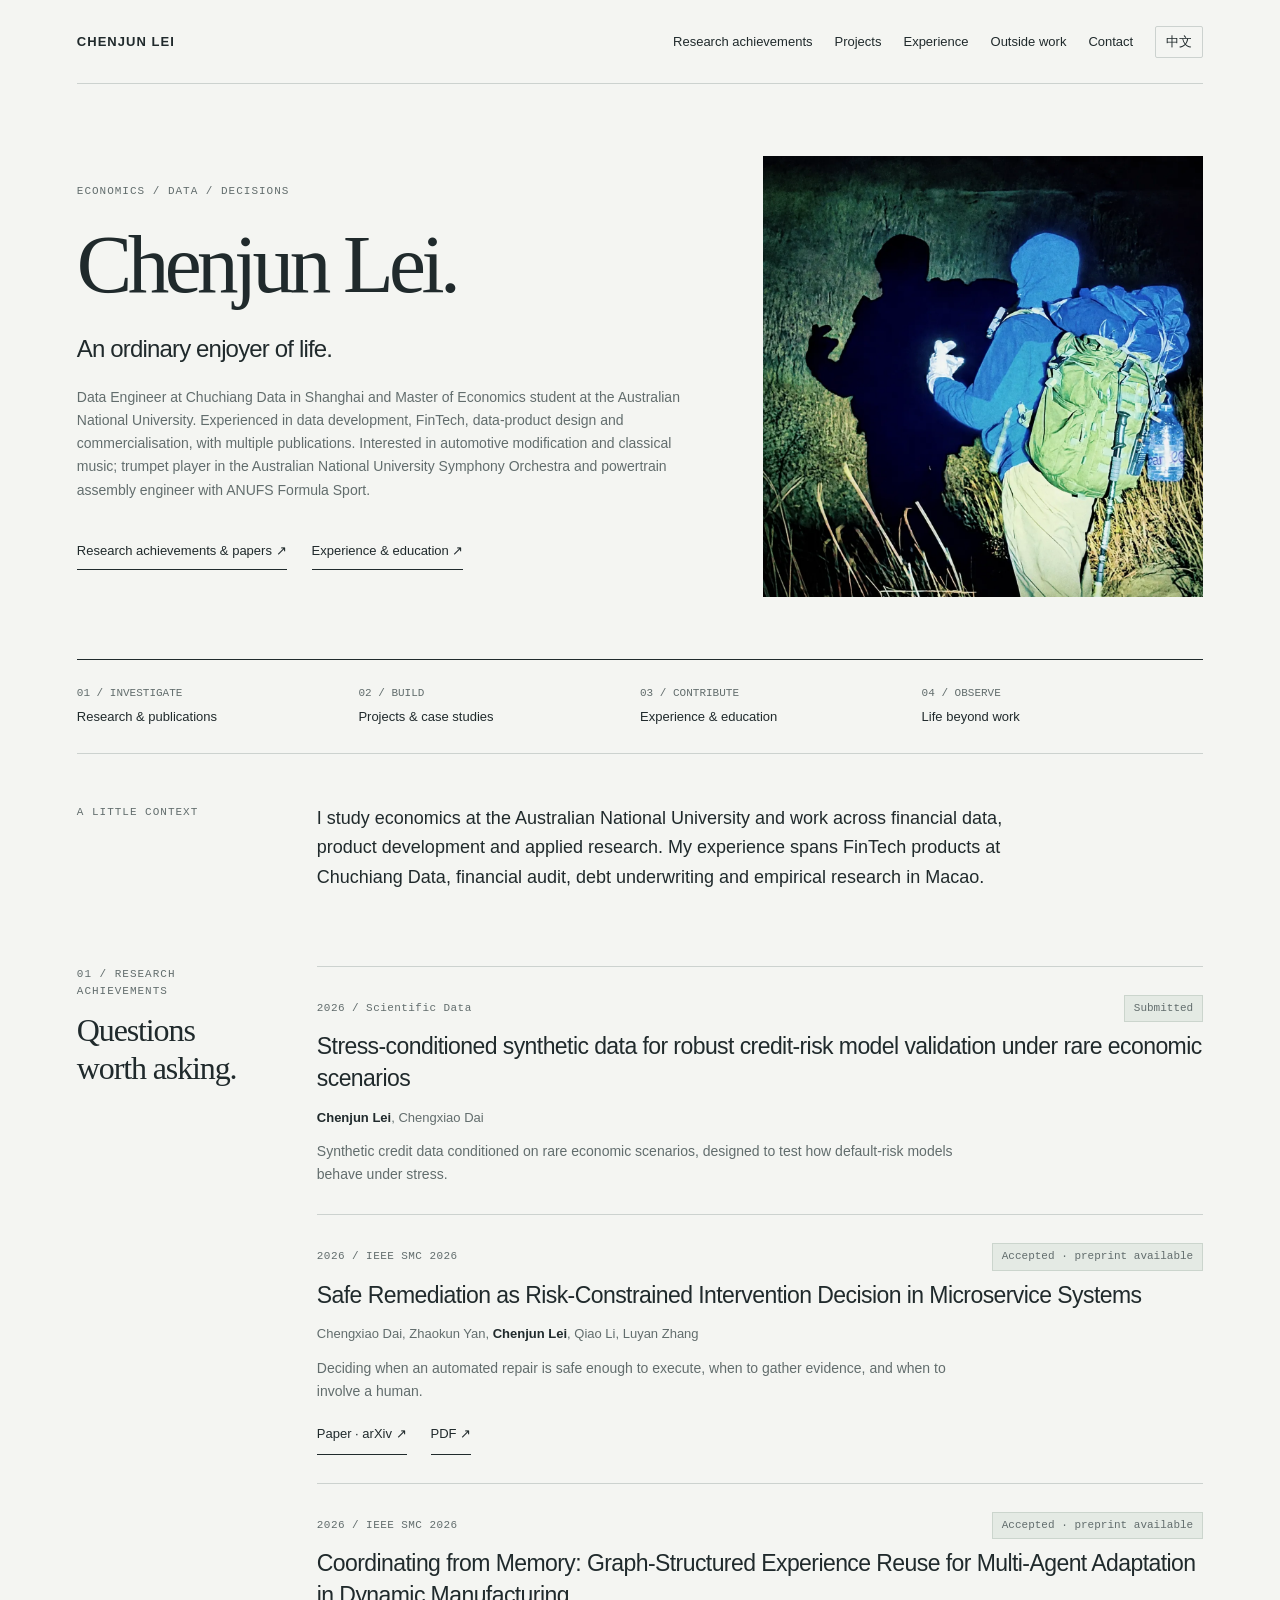
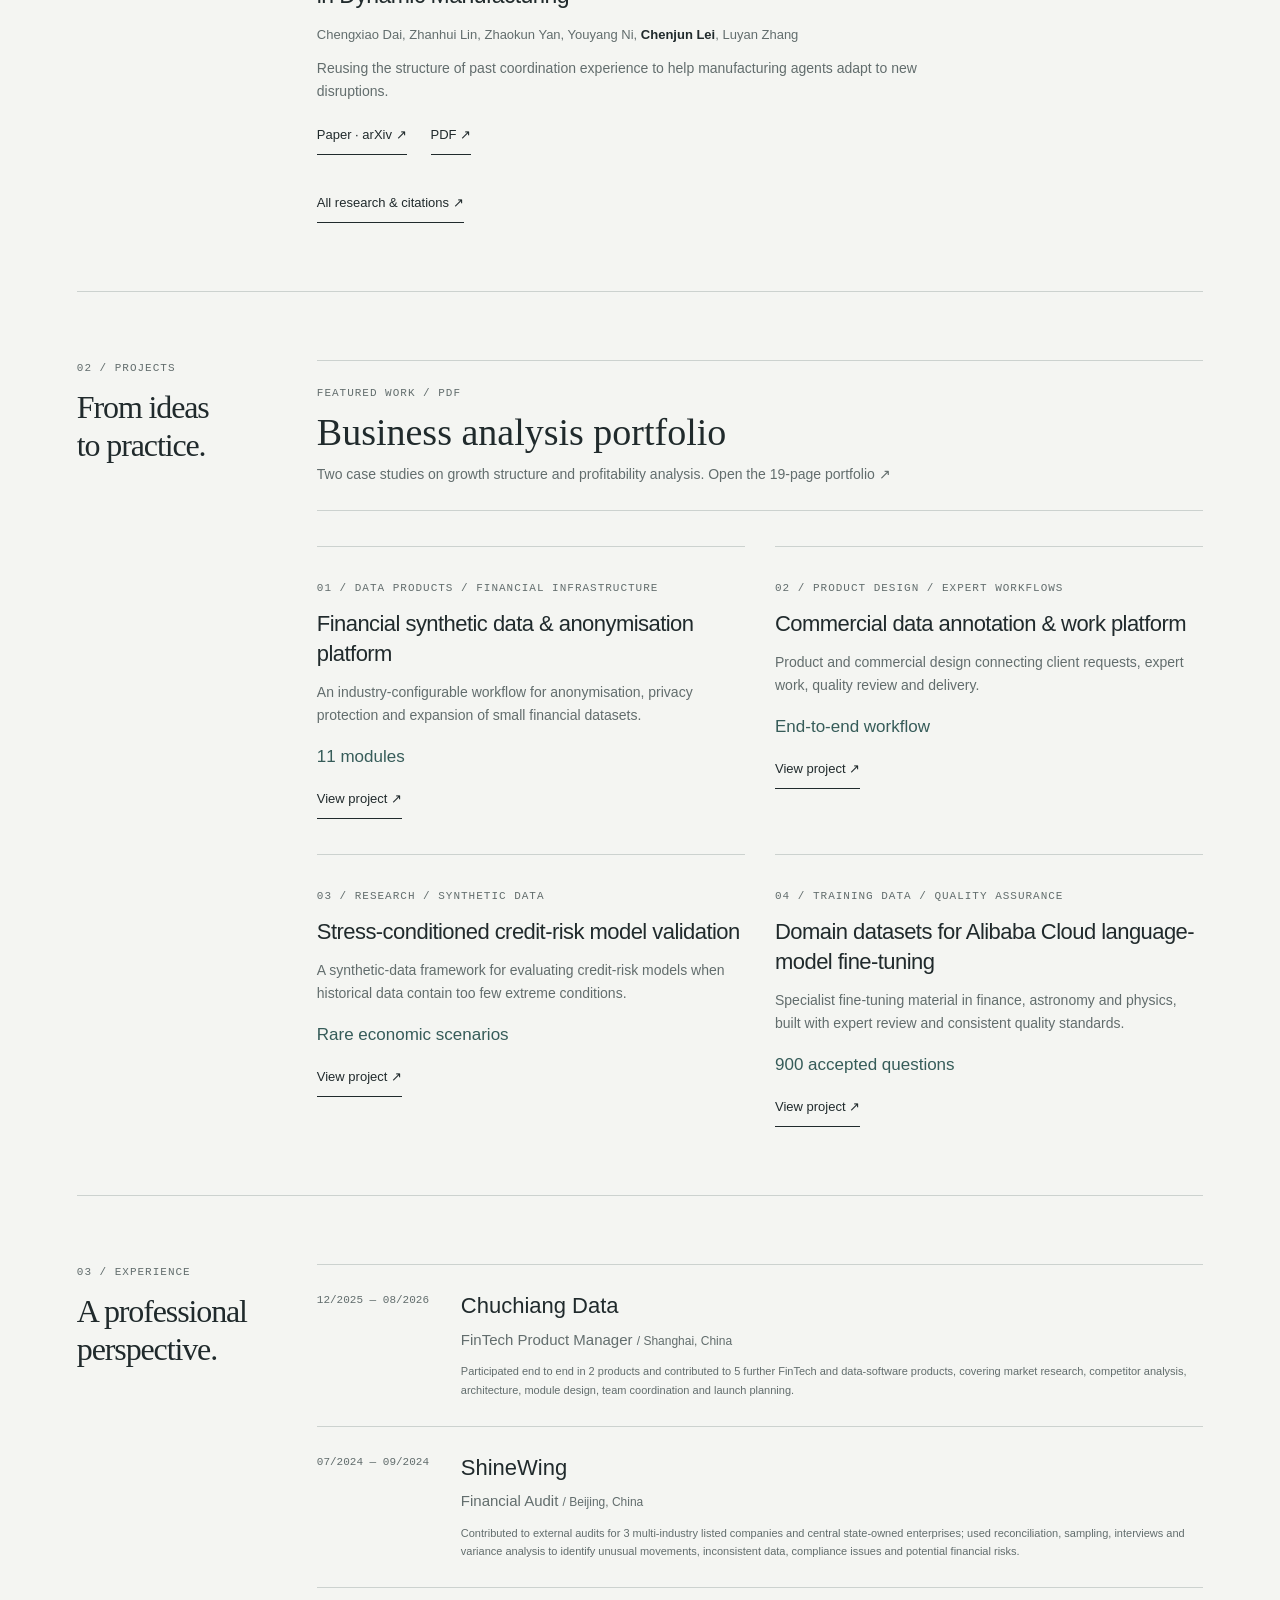
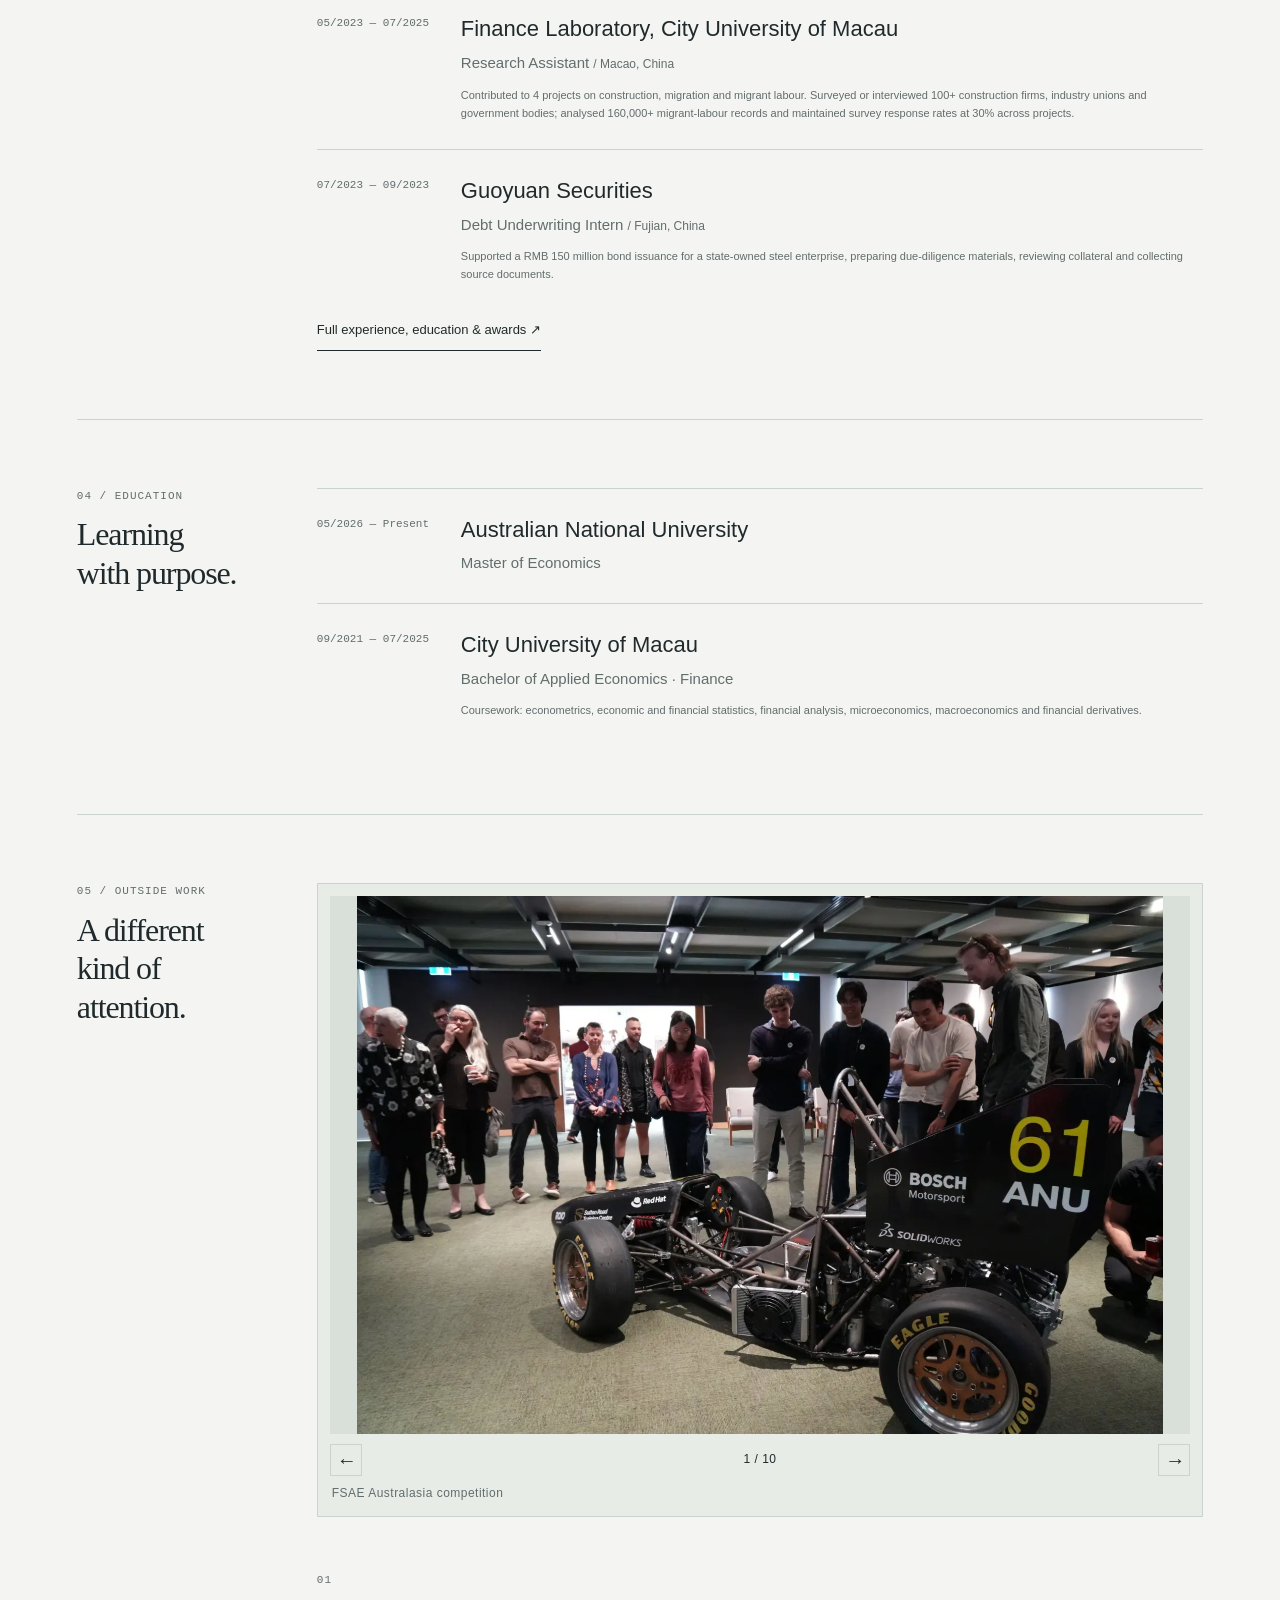
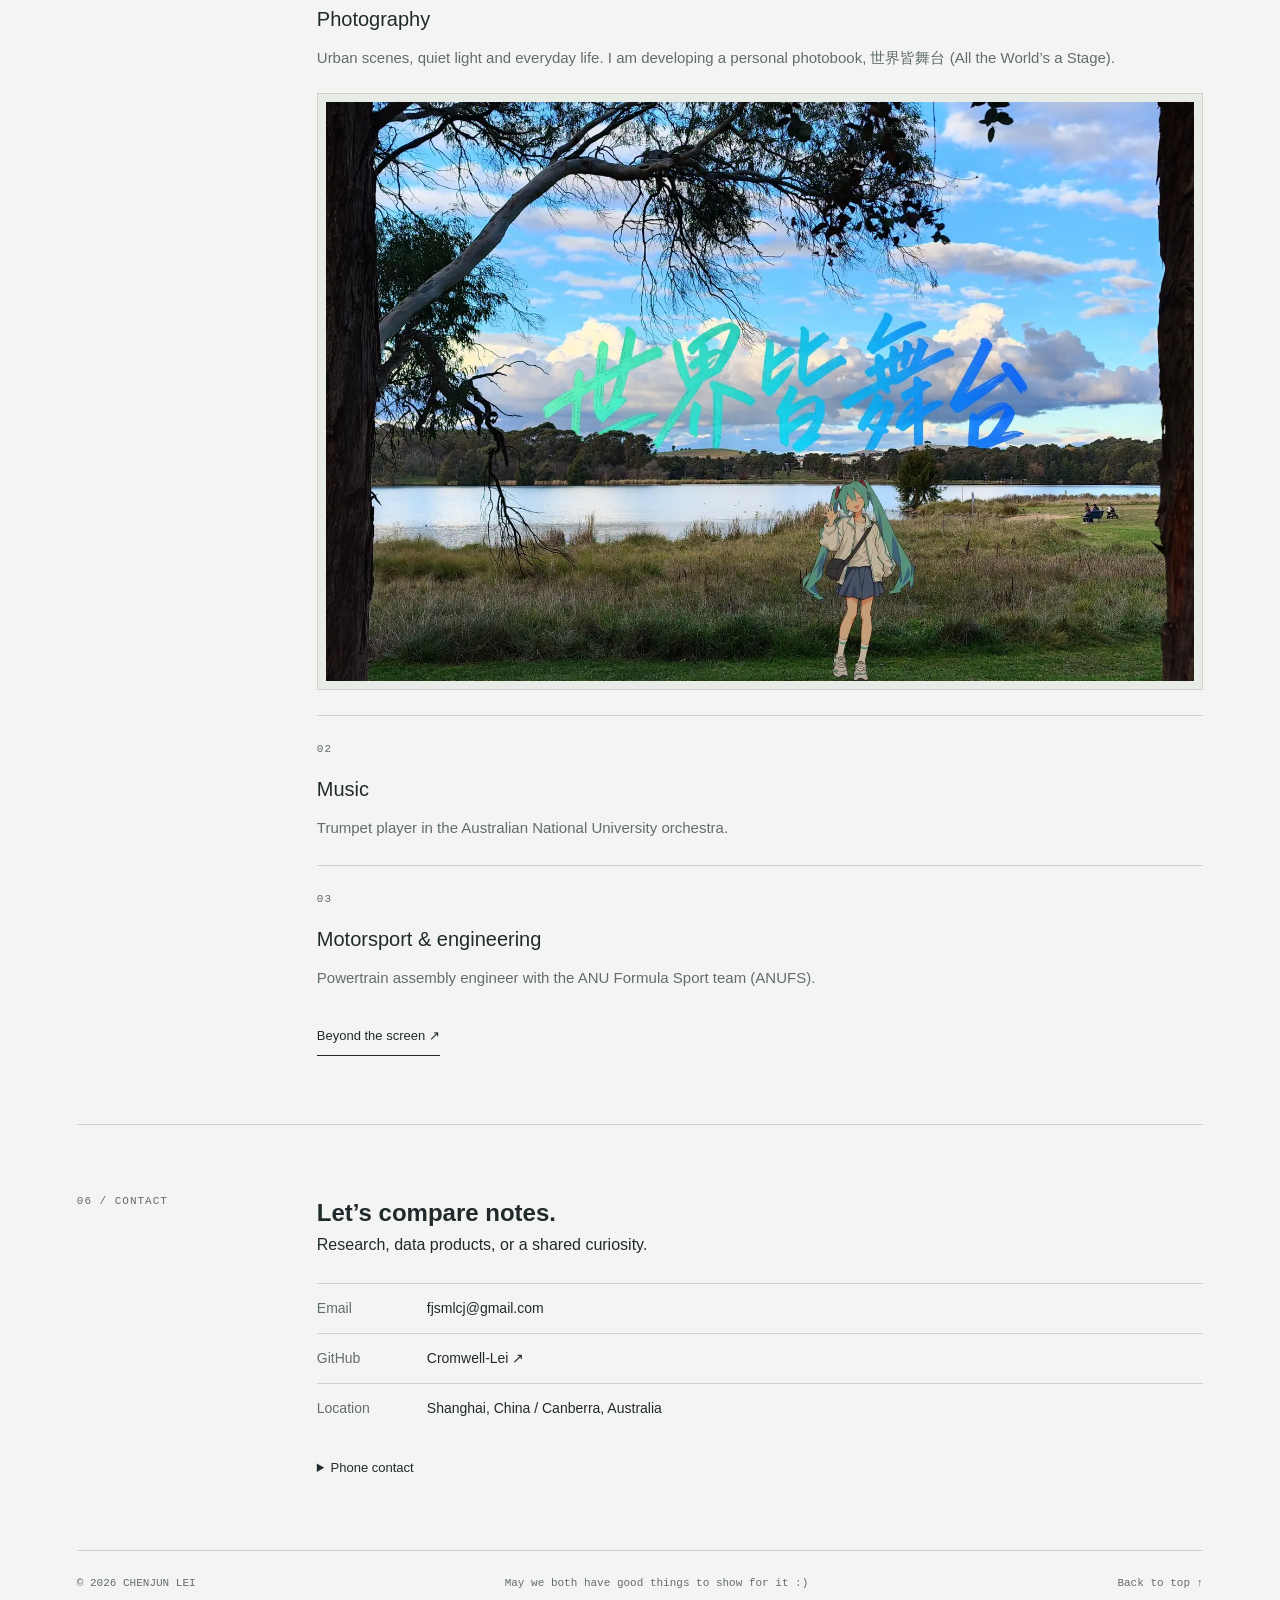
<file: index.html>
<!doctype html>
<html lang="en"><head><meta charset="utf-8"><meta name="viewport" content="width=device-width, initial-scale=1"><meta name="theme-color" content="#f4f5f2">
<title>ChenjunLei</title><meta name="description" content="Chenjun Lei: economics at ANU, FinTech products, synthetic data and applied research. Explore papers, projects, experience and interests."><link rel="canonical" href="https://cromwell-lei.github.io/">
<link rel="alternate" hreflang="en" href="https://cromwell-lei.github.io/"><link rel="alternate" hreflang="zh-CN" href="https://cromwell-lei.github.io/zh/"><link rel="alternate" hreflang="x-default" href="https://cromwell-lei.github.io/">
<meta property="og:type" content="website"><meta property="og:title" content="ChenjunLei"><meta property="og:description" content="Chenjun Lei: economics at ANU, FinTech products, synthetic data and applied research. Explore papers, projects, experience and interests."><meta property="og:url" content="https://cromwell-lei.github.io/"><meta property="og:locale" content="en_GB">
<link rel="icon" href="assets/icons/favicon.svg" type="image/svg+xml"><link rel="stylesheet" href="css/style.css?v=7"><script defer src="js/main.js?v=7"></script></head><body>
<a class="skip-link" href="#main">Skip to content</a><header><a class="brand" href="./">CHENJUN LEI</a><nav aria-label="Main navigation"><a href="research.html">Research achievements</a><a href="projects.html">Projects</a><a href="experience.html">Experience</a><a href="photography.html">Outside work</a><a href="index.html#lei-contact">Contact</a><a class="language-switch" data-language-switch href="zh/" lang="zh-CN" hreflang="zh-CN" aria-label="切换至中文">中文</a></nav></header>
<main id="main"><section class="hero" id="lei-top"><div><p class="kicker">Economics / Data / Decisions</p><h1>Chenjun Lei.</h1><p class="intro">An ordinary enjoyer of life.</p><p class="role">Data Engineer at Chuchiang Data in Shanghai and Master of Economics student at the Australian National University. Experienced in data development, FinTech, data-product design and commercialisation, with multiple publications. Interested in automotive modification and classical music; trumpet player in the Australian National University Symphony Orchestra and powertrain assembly engineer with ANUFS Formula Sport.</p><div class="hero-links"><a class="text-link" href="research.html">Research achievements & papers ↗</a><a class="text-link" href="experience.html">Experience & education ↗</a></div></div><figure class="hero-avatar"><img src="assets/images/lei-avatar.webp" alt="Night hiking in Canberra, with two hikers seen from behind under blue-green light." width="1254" height="1254"></figure></section><div class="index"><a href="#lei-research"><span>01 / INVESTIGATE</span>Research & publications</a><a href="#lei-projects"><span>02 / BUILD</span>Projects & case studies</a><a href="#lei-experience"><span>03 / CONTRIBUTE</span>Experience & education</a><a href="#lei-outside"><span>04 / OBSERVE</span>Life beyond work</a></div><section class="about-strip"><p class="kicker">A little context</p><p>I study economics at the Australian National University and work across financial data, product development and applied research. My experience spans FinTech products at Chuchiang Data, financial audit, debt underwriting and empirical research in Macao.</p></section><section class="chapter" id="lei-research"><div class="chapter-label"><p class="kicker">01 / Research achievements</p><h2>Questions<br>worth asking.</h2></div><div><article class="record publication" id="synstress"><div class="meta"><span>2026 / Scientific Data</span><span class="status">Submitted</span></div><h3 lang="en">Stress-conditioned synthetic data for robust credit-risk model validation under rare economic scenarios</h3><p class="authors"><strong>Chenjun Lei</strong>, Chengxiao Dai</p><p>Synthetic credit data conditioned on rare economic scenarios, designed to test how default-risk models behave under stress.</p></article><article class="record publication" id="safe-remediation"><div class="meta"><span>2026 / IEEE SMC 2026</span><span class="status">Accepted · preprint available</span></div><h3 lang="en"><a href="https://arxiv.org/abs/2607.20005">Safe Remediation as Risk-Constrained Intervention Decision in Microservice Systems</a></h3><p class="authors">Chengxiao Dai, Zhaokun Yan, <strong>Chenjun Lei</strong>, Qiao Li, Luyan Zhang</p><p>Deciding when an automated repair is safe enough to execute, when to gather evidence, and when to involve a human.</p><div class="paper-links"><a class="text-link" href="https://arxiv.org/abs/2607.20005">Paper · arXiv ↗</a><a class="text-link" href="https://arxiv.org/pdf/2607.20005">PDF ↗</a></div></article><article class="record publication" id="coordinating-memory"><div class="meta"><span>2026 / IEEE SMC 2026</span><span class="status">Accepted · preprint available</span></div><h3 lang="en"><a href="https://arxiv.org/abs/2607.19985">Coordinating from Memory: Graph-Structured Experience Reuse for Multi-Agent Adaptation in Dynamic Manufacturing</a></h3><p class="authors">Chengxiao Dai, Zhanhui Lin, Zhaokun Yan, Youyang Ni, <strong>Chenjun Lei</strong>, Luyan Zhang</p><p>Reusing the structure of past coordination experience to help manufacturing agents adapt to new disruptions.</p><div class="paper-links"><a class="text-link" href="https://arxiv.org/abs/2607.19985">Paper · arXiv ↗</a><a class="text-link" href="https://arxiv.org/pdf/2607.19985">PDF ↗</a></div></article><a class="text-link" href="research.html">All research & citations ↗</a></div></section><section class="chapter" id="lei-projects"><div class="chapter-label"><p class="kicker">02 / Projects</p><h2>From ideas<br>to practice.</h2></div><div><a class="portfolio-feature" href="assets/portfolio/2cases.pdf" target="_blank" rel="noopener"><span class="kicker">Featured work / PDF</span><strong>Business analysis portfolio</strong><span>Two case studies on growth structure and profitability analysis. Open the 19-page portfolio ↗</span></a><div class="project-grid"><article class="project"><p class="kicker">01 / Data products / Financial infrastructure</p><h3>Financial synthetic data &amp; anonymisation platform</h3><p>An industry-configurable workflow for anonymisation, privacy protection and expansion of small financial datasets.</p><p class="project-metric">11 modules</p><a class="text-link" href="projects.html#synthetic-platform">View project ↗</a></article><article class="project"><p class="kicker">02 / Product design / Expert workflows</p><h3>Commercial data annotation &amp; work platform</h3><p>Product and commercial design connecting client requests, expert work, quality review and delivery.</p><p class="project-metric">End-to-end workflow</p><a class="text-link" href="projects.html#annotation-platform">View project ↗</a></article><article class="project"><p class="kicker">03 / Research / Synthetic data</p><h3>Stress-conditioned credit-risk model validation</h3><p>A synthetic-data framework for evaluating credit-risk models when historical data contain too few extreme conditions.</p><p class="project-metric">Rare economic scenarios</p><a class="text-link" href="projects.html#credit-risk">View project ↗</a></article><article class="project"><p class="kicker">04 / Training data / Quality assurance</p><h3>Domain datasets for Alibaba Cloud language-model fine-tuning</h3><p>Specialist fine-tuning material in finance, astronomy and physics, built with expert review and consistent quality standards.</p><p class="project-metric">900 accepted questions</p><a class="text-link" href="projects.html#domain-datasets">View project ↗</a></article></div></div></section><section class="chapter" id="lei-experience"><div class="chapter-label"><p class="kicker">03 / Experience</p><h2>A professional<br>perspective.</h2></div><div><article class="job"><span class="job-date">12/2025 — 08/2026</span><div><h3>Chuchiang Data</h3><p>FinTech Product Manager <span class="job-location">/ Shanghai, China</span></p><p class="job-note">Participated end to end in 2 products and contributed to 5 further FinTech and data-software products, covering market research, competitor analysis, architecture, module design, team coordination and launch planning.</p></div></article><article class="job"><span class="job-date">07/2024 — 09/2024</span><div><h3>ShineWing</h3><p>Financial Audit <span class="job-location">/ Beijing, China</span></p><p class="job-note">Contributed to external audits for 3 multi-industry listed companies and central state-owned enterprises; used reconciliation, sampling, interviews and variance analysis to identify unusual movements, inconsistent data, compliance issues and potential financial risks.</p></div></article><article class="job"><span class="job-date">05/2023 — 07/2025</span><div><h3>Finance Laboratory, City University of Macau</h3><p>Research Assistant <span class="job-location">/ Macao, China</span></p><p class="job-note">Contributed to 4 projects on construction, migration and migrant labour. Surveyed or interviewed 100+ construction firms, industry unions and government bodies; analysed 160,000+ migrant-labour records and maintained survey response rates at 30% across projects.</p></div></article><article class="job"><span class="job-date">07/2023 — 09/2023</span><div><h3>Guoyuan Securities</h3><p>Debt Underwriting Intern <span class="job-location">/ Fujian, China</span></p><p class="job-note">Supported a RMB 150 million bond issuance for a state-owned steel enterprise, preparing due-diligence materials, reviewing collateral and collecting source documents.</p></div></article><a class="text-link" href="experience.html">Full experience, education & awards ↗</a></div></section><section class="chapter" id="lei-education"><div class="chapter-label"><p class="kicker">04 / Education</p><h2>Learning<br>with purpose.</h2></div><div><div class="job"><span class="job-date">05/2026 — Present</span><div><h3>Australian National University</h3><p>Master of Economics</p></div></div>
    <div class="job"><span class="job-date">09/2021 — 07/2025</span><div><h3>City University of Macau</h3><p>Bachelor of Applied Economics · Finance</p><p class="job-note">Coursework: econometrics, economic and financial statistics, financial analysis, microeconomics, macroeconomics and financial derivatives.</p></div></div></div></section><section class="chapter" id="lei-outside"><div class="chapter-label"><p class="kicker">05 / Outside work</p><h2>A different<br>kind of attention.</h2></div><div><section class="photo-carousel" data-carousel aria-label="Photography carousel"><div class="carousel-viewport"><figure class="carousel-slide" data-carousel-slide data-caption="FSAE Australasia competition"><img src="assets/photos/fsae-australasia.webp" alt="ANU Formula Sport race car at FSAE Australasia competition." loading="lazy"></figure><figure class="carousel-slide" data-carousel-slide data-caption="A bad day&#x27;s happy"><img src="assets/photos/a-bad-days-happy.webp" alt="A person resting on a swing under a bright blue sky." loading="lazy"></figure><figure class="carousel-slide" data-carousel-slide data-caption="YAMAHA YTR200DT"><img src="assets/photos/yamaha-ytr200dt.webp" alt="A YAMAHA YTR200DT trumpet." loading="lazy"></figure><figure class="carousel-slide" data-carousel-slide data-caption=""><img src="assets/photos/bicycle.webp" alt="A bicycle resting beneath yellow autumn trees." loading="lazy"></figure><figure class="carousel-slide" data-carousel-slide data-caption="Taipei, Taiwan"><img src="assets/photos/taipei-taiwan.webp" alt="A Taiwan flag seen through an aeroplane window." loading="lazy"></figure><figure class="carousel-slide" data-carousel-slide data-caption="Sanming, China"><img src="assets/photos/sanming-china.webp" alt="A night street scene in Sanming, China." loading="lazy"></figure><figure class="carousel-slide" data-carousel-slide data-caption="Marina Bay, Singapore"><img src="assets/photos/marina-bay-singapore.webp" alt="Sunset over Marina Bay, Singapore." loading="lazy"></figure><figure class="carousel-slide" data-carousel-slide data-caption="Fuji, Japan"><img src="assets/photos/fuji-japan.webp" alt="A summit marker on Mount Fuji, Japan." loading="lazy"></figure><figure class="carousel-slide" data-carousel-slide data-caption="Canberra, Australia"><img src="assets/photos/canberra-australia.webp" alt="A bicycle beside Lake Burley Griffin in Canberra." loading="lazy"></figure><figure class="carousel-slide" data-carousel-slide data-caption="Someday in CityU Macau"><img src="assets/photos/cityu-macau.webp" alt="Late sunlight through a City University of Macau stairwell." loading="lazy"></figure></div><div class="carousel-controls"><button type="button" data-carousel-prev aria-label="Previous photograph">←</button><p class="carousel-count" data-carousel-count aria-live="polite">1 / 10</p><button type="button" data-carousel-next aria-label="Next photograph">→</button></div><p class="carousel-caption" data-carousel-caption>FSAE Australasia competition</p></section><div class="interest-notes"><article><p class="kicker">01</p><h3>Photography</h3><p>Urban scenes, quiet light and everyday life. I am developing a personal photobook, 世界皆舞台 (All the World’s a Stage).</p><figure class="interest-feature"><img src="assets/images/world-stage-photobook.webp" alt="Cover of 世界皆舞台, a personal photobook." width="1600" height="1200" loading="lazy"></figure></article><article><p class="kicker">02</p><h3>Music</h3><p>Trumpet player in the Australian National University orchestra.</p></article><article><p class="kicker">03</p><h3>Motorsport & engineering</h3><p>Powertrain assembly engineer with the ANU Formula Sport team (ANUFS).</p></article></div><a class="text-link" href="photography.html">Beyond the screen ↗</a></div></section><section class="chapter" id="lei-contact"><div class="chapter-label"><p class="kicker">06 / Contact</p></div><div><h2>Let’s compare notes.</h2><p>Research, data products, or a shared curiosity.</p><dl class="contact-list"><div><dt>Email</dt><dd><a href="mailto:fjsmlcj@gmail.com">fjsmlcj@gmail.com</a></dd></div><div><dt>GitHub</dt><dd><a href="https://github.com/Cromwell-Lei">Cromwell-Lei ↗</a></dd></div><div><dt>Location</dt><dd>Shanghai, China / Canberra, Australia</dd></div></dl><details class="phone-details"><summary>Phone contact</summary><p><a href="tel:+8619168655714">+86 19168655714</a> · <a href="tel:+61458020537">+61 458020537</a></p></details></div></section></main><footer><p>© <span data-year>2026</span> CHENJUN LEI</p><p>May we both have good things to show for it :)</p><a href="#main">Back to top ↑</a></footer></body></html>
</file>
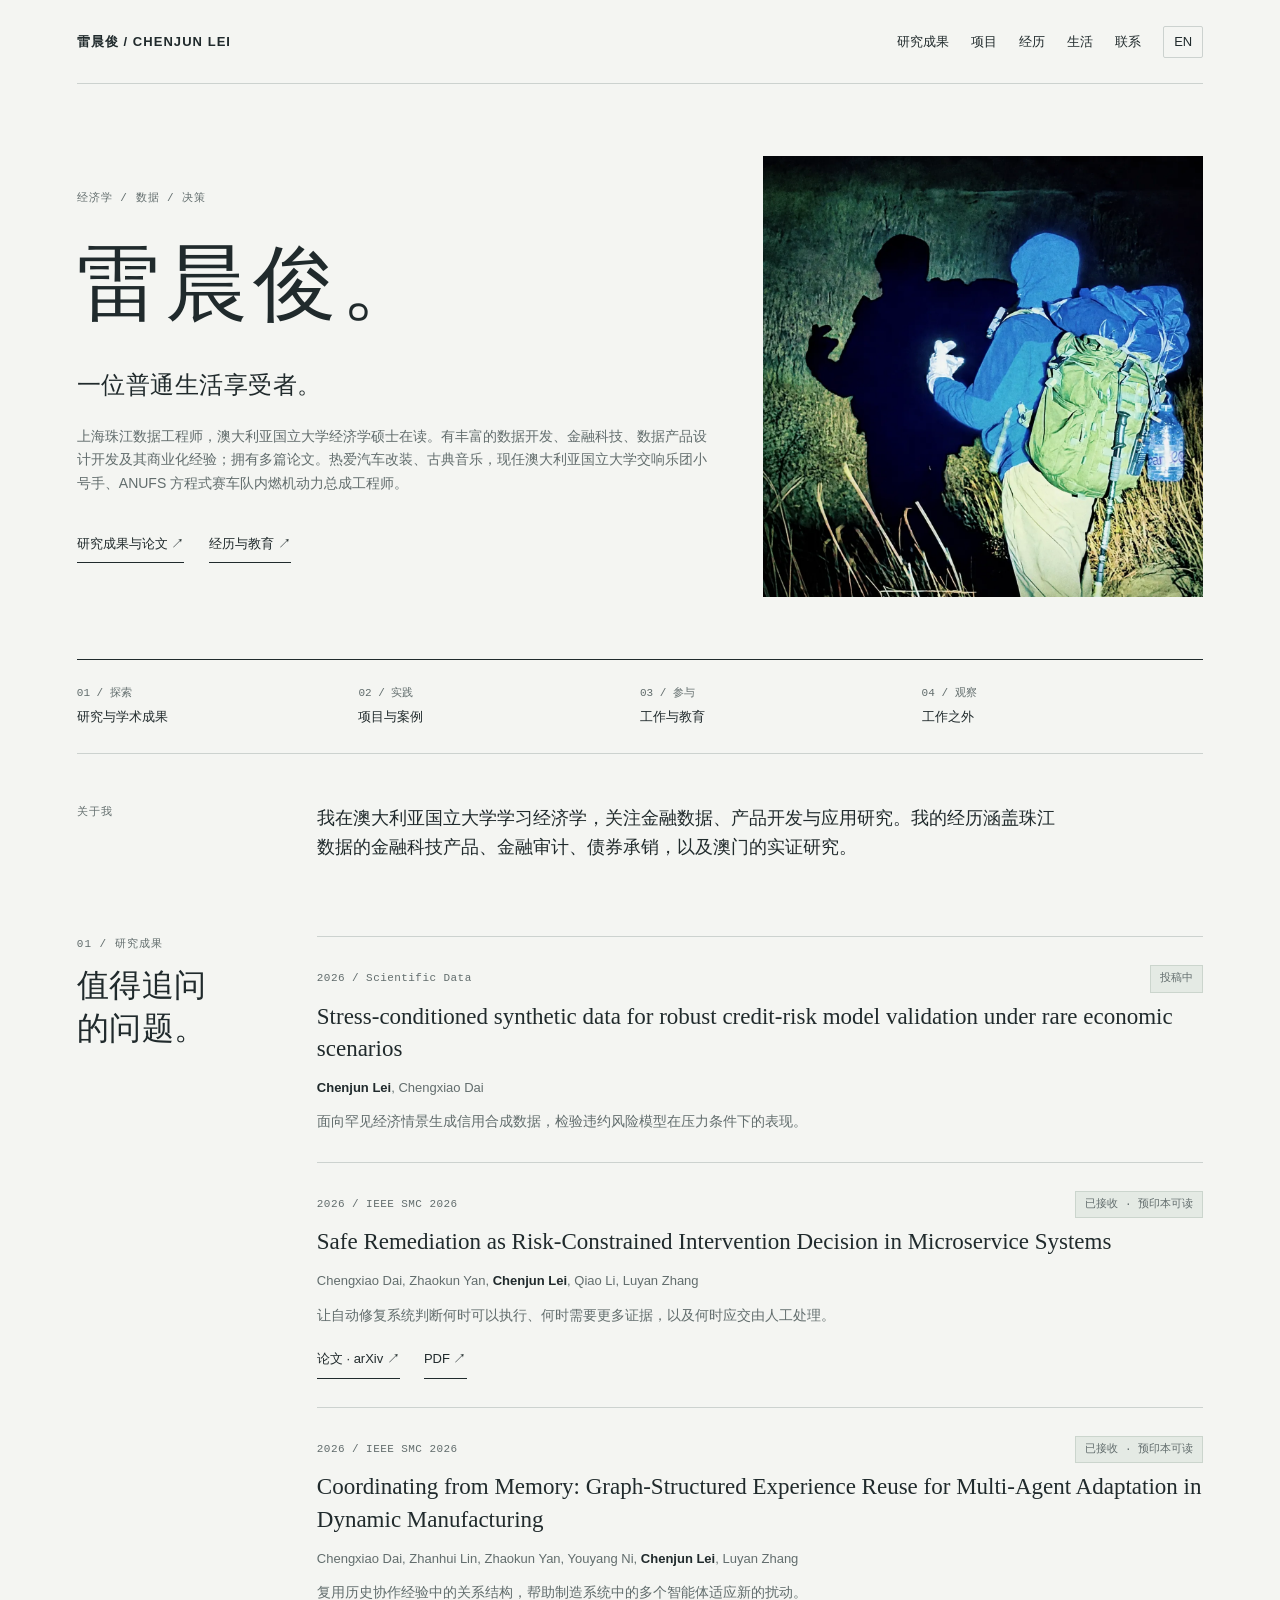
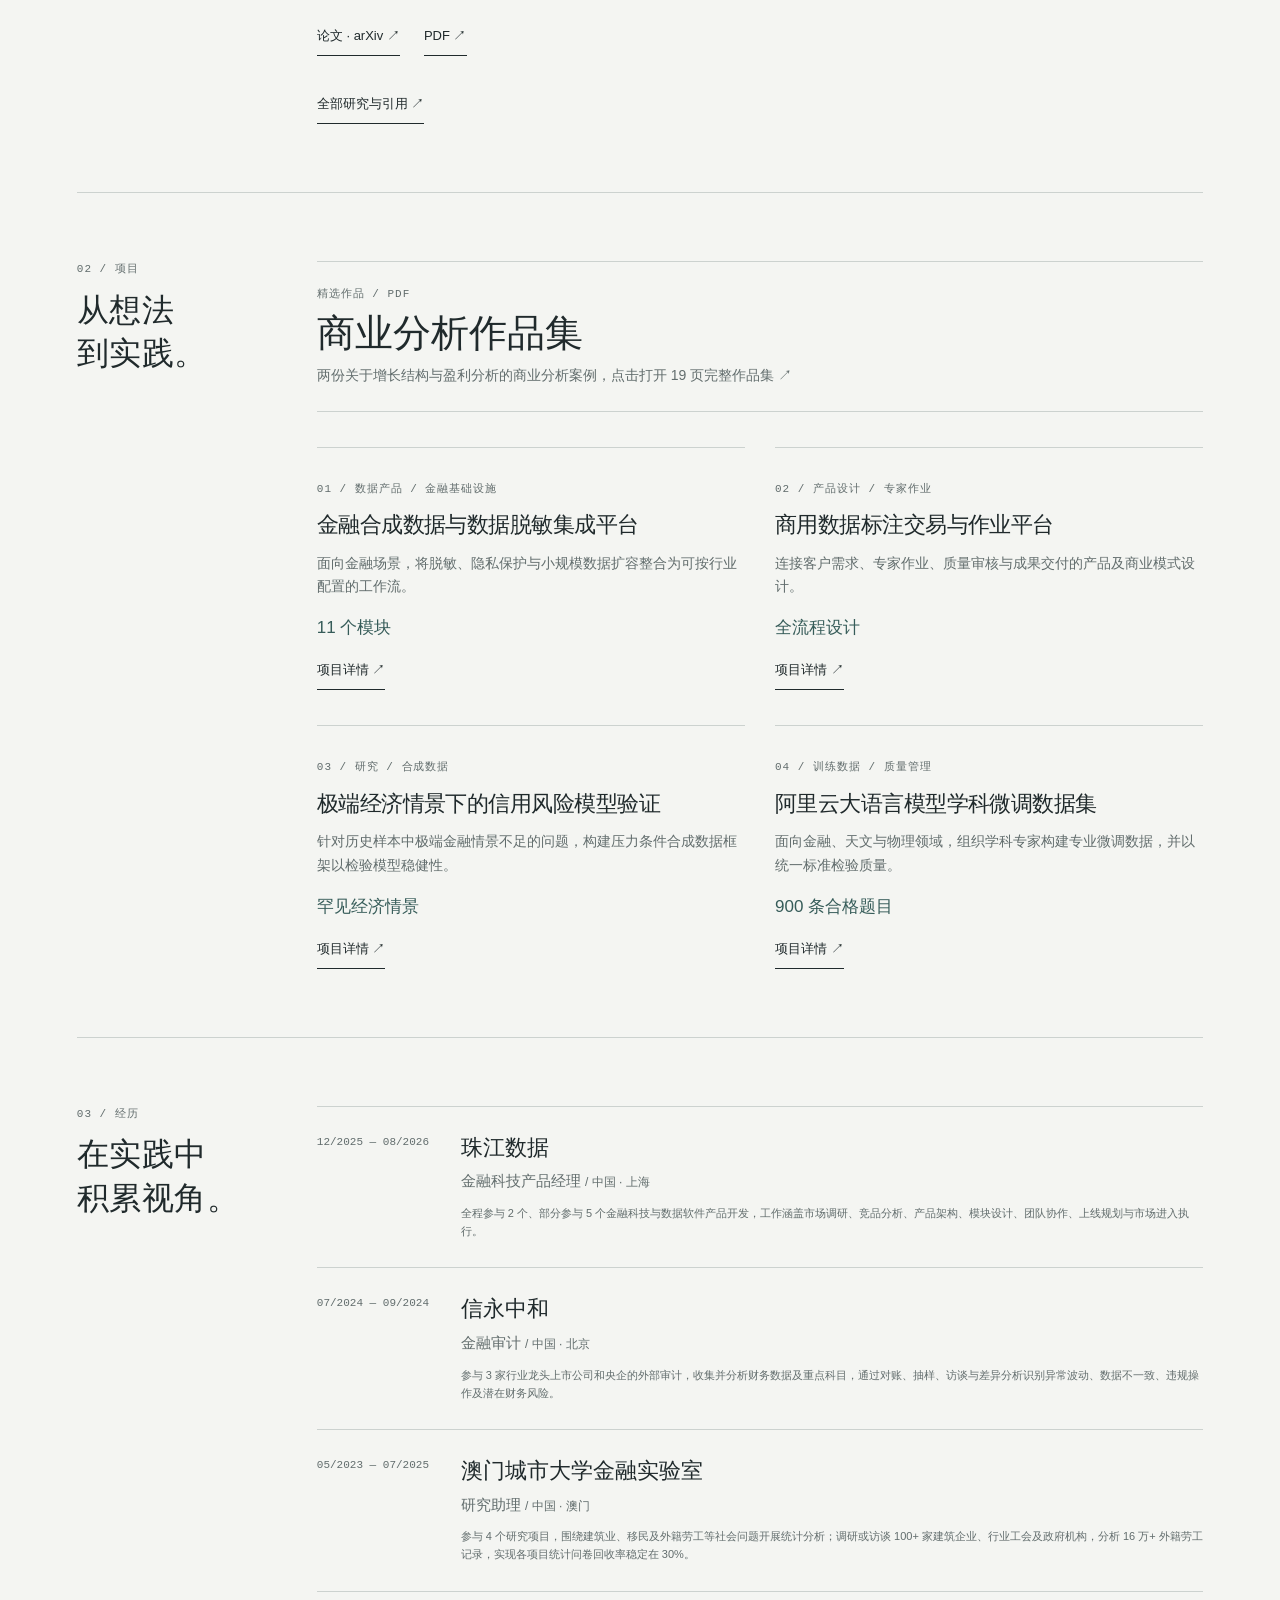
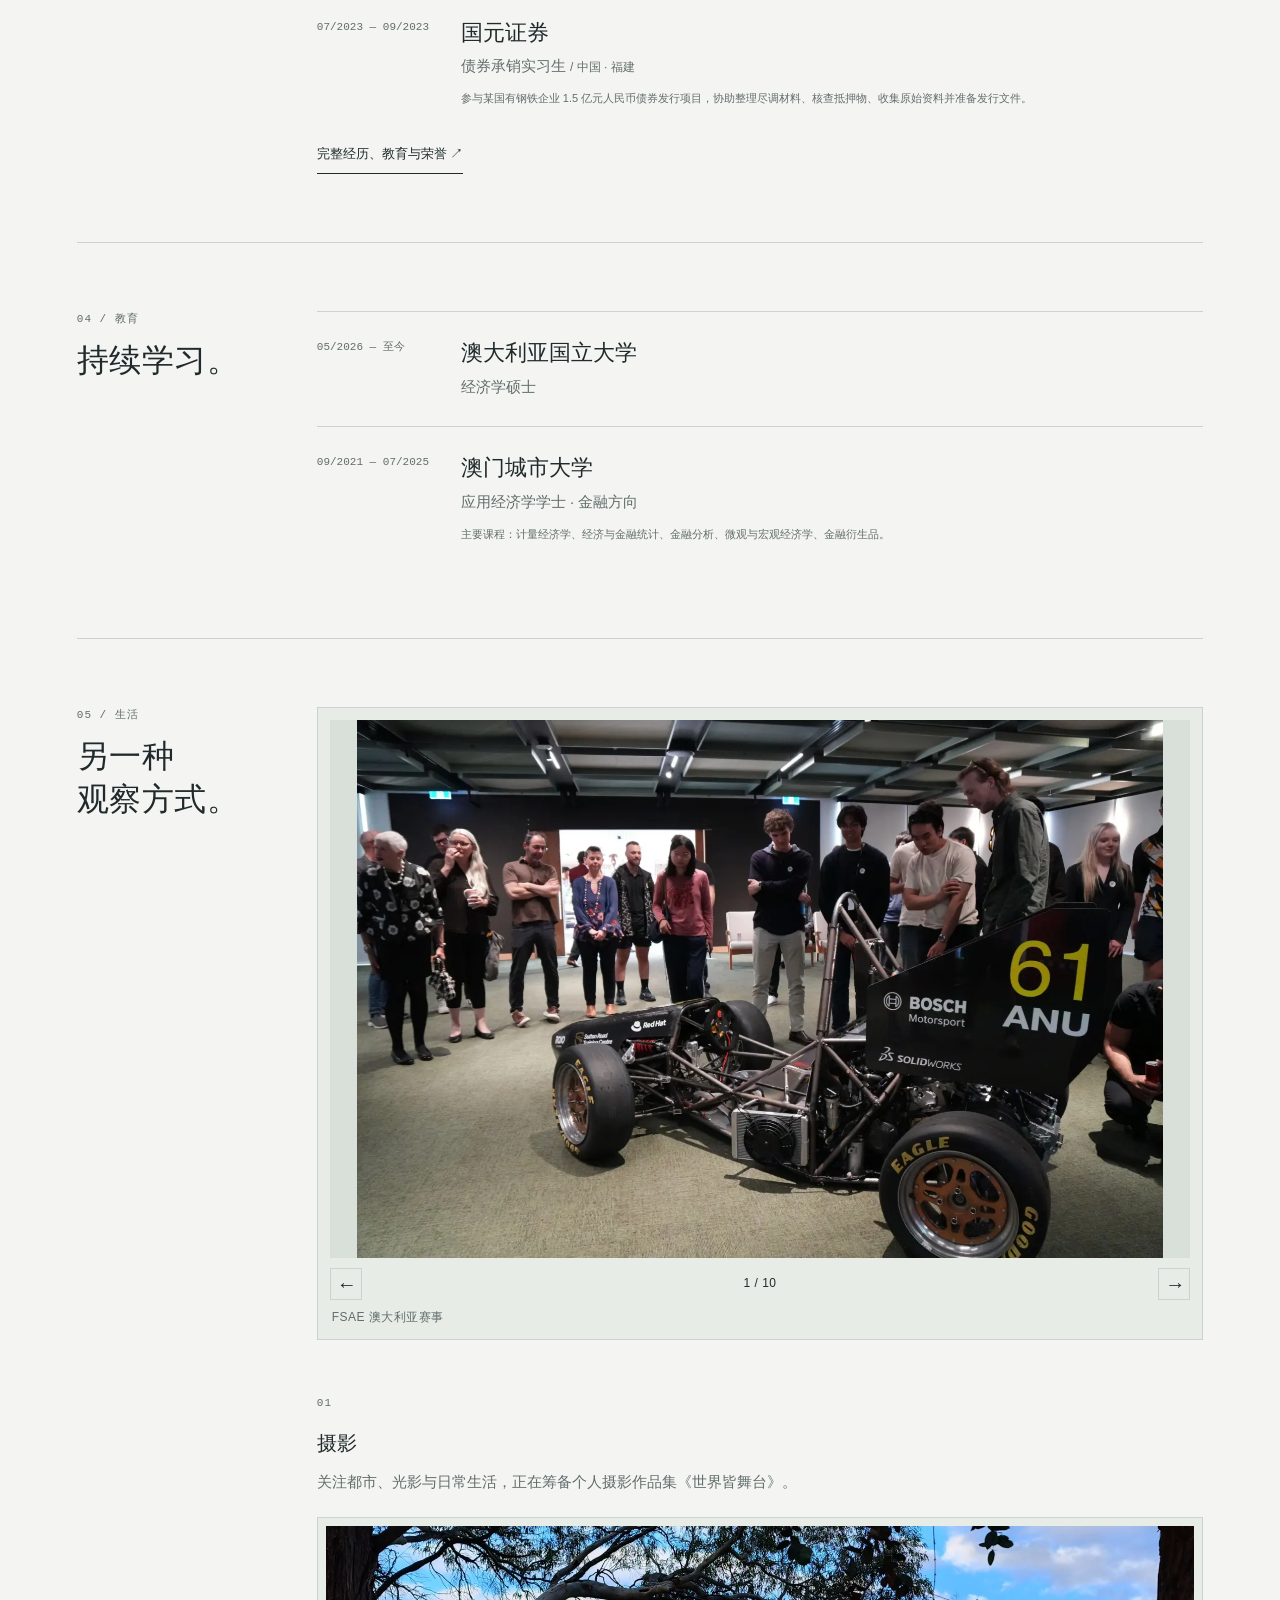
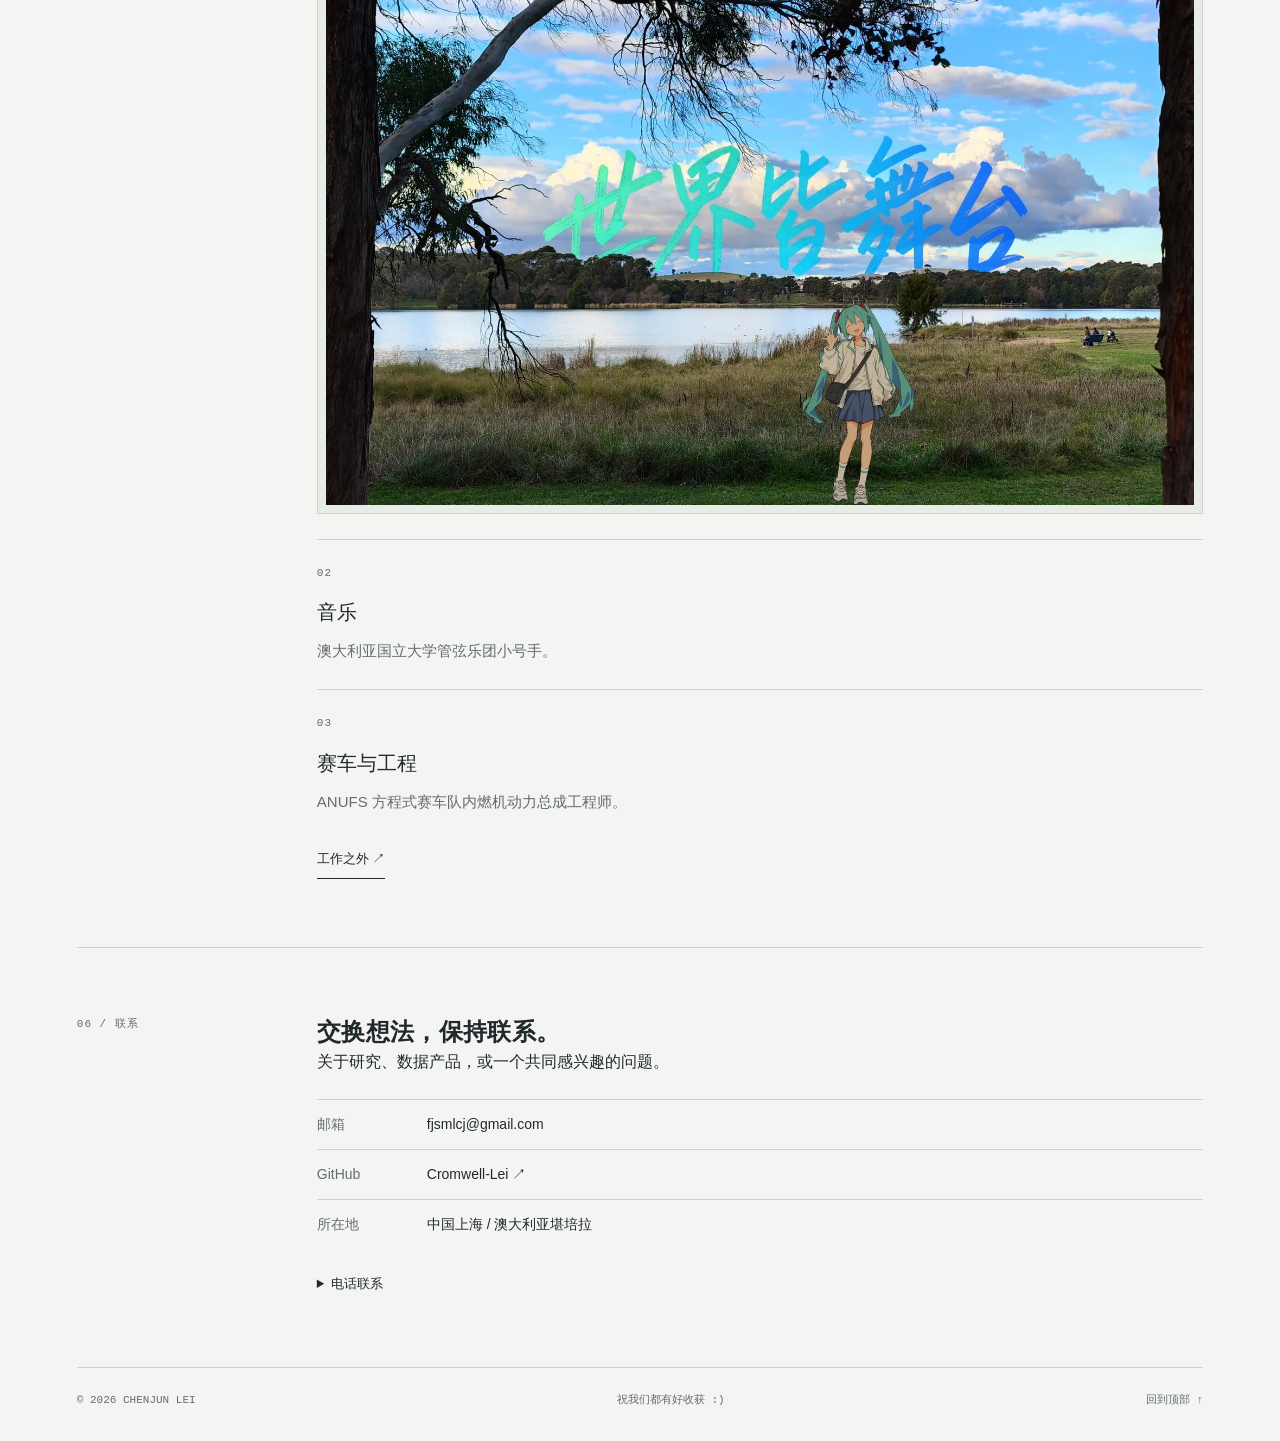
<file: zh/index.html>
<!doctype html>
<html lang="zh-CN"><head><meta charset="utf-8"><meta name="viewport" content="width=device-width, initial-scale=1"><meta name="theme-color" content="#f4f5f2">
<title>ChenjunLei</title><meta name="description" content="雷晨俊的个人主页：澳大利亚国立大学经济学、金融科技产品、合成数据与应用研究。论文、项目、工作经历与个人兴趣。"><link rel="canonical" href="https://cromwell-lei.github.io/zh/">
<link rel="alternate" hreflang="en" href="https://cromwell-lei.github.io/"><link rel="alternate" hreflang="zh-CN" href="https://cromwell-lei.github.io/zh/"><link rel="alternate" hreflang="x-default" href="https://cromwell-lei.github.io/">
<meta property="og:type" content="website"><meta property="og:title" content="ChenjunLei"><meta property="og:description" content="雷晨俊的个人主页：澳大利亚国立大学经济学、金融科技产品、合成数据与应用研究。论文、项目、工作经历与个人兴趣。"><meta property="og:url" content="https://cromwell-lei.github.io/zh/"><meta property="og:locale" content="zh_CN">
<link rel="icon" href="../assets/icons/favicon.svg" type="image/svg+xml"><link rel="stylesheet" href="../css/style.css?v=7"><script defer src="../js/main.js?v=7"></script></head><body>
<a class="skip-link" href="#main">跳至正文</a><header><a class="brand" href="./">雷晨俊 / CHENJUN LEI</a><nav aria-label="主导航"><a href="research.html">研究成果</a><a href="projects.html">项目</a><a href="experience.html">经历</a><a href="photography.html">生活</a><a href="index.html#lei-contact">联系</a><a class="language-switch" data-language-switch href="../" lang="en" hreflang="en" aria-label="Switch to English">EN</a></nav></header>
<main id="main"><section class="hero" id="lei-top"><div><p class="kicker">经济学 / 数据 / 决策</p><h1>雷晨俊。</h1><p class="intro">一位普通生活享受者。</p><p class="role">上海珠江数据工程师，澳大利亚国立大学经济学硕士在读。有丰富的数据开发、金融科技、数据产品设计开发及其商业化经验；拥有多篇论文。热爱汽车改装、古典音乐，现任澳大利亚国立大学交响乐团小号手、ANUFS 方程式赛车队内燃机动力总成工程师。</p><div class="hero-links"><a class="text-link" href="research.html">研究成果与论文 ↗</a><a class="text-link" href="experience.html">经历与教育 ↗</a></div></div><figure class="hero-avatar"><img src="../assets/images/lei-avatar.webp" alt="堪培拉夜间徒步，两位徒步者的背影映着蓝绿色的夜光。" width="1254" height="1254"></figure></section><div class="index"><a href="#lei-research"><span>01 / 探索</span>研究与学术成果</a><a href="#lei-projects"><span>02 / 实践</span>项目与案例</a><a href="#lei-experience"><span>03 / 参与</span>工作与教育</a><a href="#lei-outside"><span>04 / 观察</span>工作之外</a></div><section class="about-strip"><p class="kicker">关于我</p><p>我在澳大利亚国立大学学习经济学，关注金融数据、产品开发与应用研究。我的经历涵盖珠江数据的金融科技产品、金融审计、债券承销，以及澳门的实证研究。</p></section><section class="chapter" id="lei-research"><div class="chapter-label"><p class="kicker">01 / 研究成果</p><h2>值得追问<br>的问题。</h2></div><div><article class="record publication" id="synstress"><div class="meta"><span>2026 / Scientific Data</span><span class="status">投稿中</span></div><h3 lang="en">Stress-conditioned synthetic data for robust credit-risk model validation under rare economic scenarios</h3><p class="authors"><strong>Chenjun Lei</strong>, Chengxiao Dai</p><p>面向罕见经济情景生成信用合成数据，检验违约风险模型在压力条件下的表现。</p></article><article class="record publication" id="safe-remediation"><div class="meta"><span>2026 / IEEE SMC 2026</span><span class="status">已接收 · 预印本可读</span></div><h3 lang="en"><a href="https://arxiv.org/abs/2607.20005">Safe Remediation as Risk-Constrained Intervention Decision in Microservice Systems</a></h3><p class="authors">Chengxiao Dai, Zhaokun Yan, <strong>Chenjun Lei</strong>, Qiao Li, Luyan Zhang</p><p>让自动修复系统判断何时可以执行、何时需要更多证据，以及何时应交由人工处理。</p><div class="paper-links"><a class="text-link" href="https://arxiv.org/abs/2607.20005">论文 · arXiv ↗</a><a class="text-link" href="https://arxiv.org/pdf/2607.20005">PDF ↗</a></div></article><article class="record publication" id="coordinating-memory"><div class="meta"><span>2026 / IEEE SMC 2026</span><span class="status">已接收 · 预印本可读</span></div><h3 lang="en"><a href="https://arxiv.org/abs/2607.19985">Coordinating from Memory: Graph-Structured Experience Reuse for Multi-Agent Adaptation in Dynamic Manufacturing</a></h3><p class="authors">Chengxiao Dai, Zhanhui Lin, Zhaokun Yan, Youyang Ni, <strong>Chenjun Lei</strong>, Luyan Zhang</p><p>复用历史协作经验中的关系结构，帮助制造系统中的多个智能体适应新的扰动。</p><div class="paper-links"><a class="text-link" href="https://arxiv.org/abs/2607.19985">论文 · arXiv ↗</a><a class="text-link" href="https://arxiv.org/pdf/2607.19985">PDF ↗</a></div></article><a class="text-link" href="research.html">全部研究与引用 ↗</a></div></section><section class="chapter" id="lei-projects"><div class="chapter-label"><p class="kicker">02 / 项目</p><h2>从想法<br>到实践。</h2></div><div><a class="portfolio-feature" href="../assets/portfolio/2cases.pdf" target="_blank" rel="noopener"><span class="kicker">精选作品 / PDF</span><strong>商业分析作品集</strong><span>两份关于增长结构与盈利分析的商业分析案例，点击打开 19 页完整作品集 ↗</span></a><div class="project-grid"><article class="project"><p class="kicker">01 / 数据产品 / 金融基础设施</p><h3>金融合成数据与数据脱敏集成平台</h3><p>面向金融场景，将脱敏、隐私保护与小规模数据扩容整合为可按行业配置的工作流。</p><p class="project-metric">11 个模块</p><a class="text-link" href="projects.html#synthetic-platform">项目详情 ↗</a></article><article class="project"><p class="kicker">02 / 产品设计 / 专家作业</p><h3>商用数据标注交易与作业平台</h3><p>连接客户需求、专家作业、质量审核与成果交付的产品及商业模式设计。</p><p class="project-metric">全流程设计</p><a class="text-link" href="projects.html#annotation-platform">项目详情 ↗</a></article><article class="project"><p class="kicker">03 / 研究 / 合成数据</p><h3>极端经济情景下的信用风险模型验证</h3><p>针对历史样本中极端金融情景不足的问题，构建压力条件合成数据框架以检验模型稳健性。</p><p class="project-metric">罕见经济情景</p><a class="text-link" href="projects.html#credit-risk">项目详情 ↗</a></article><article class="project"><p class="kicker">04 / 训练数据 / 质量管理</p><h3>阿里云大语言模型学科微调数据集</h3><p>面向金融、天文与物理领域，组织学科专家构建专业微调数据，并以统一标准检验质量。</p><p class="project-metric">900 条合格题目</p><a class="text-link" href="projects.html#domain-datasets">项目详情 ↗</a></article></div></div></section><section class="chapter" id="lei-experience"><div class="chapter-label"><p class="kicker">03 / 经历</p><h2>在实践中<br>积累视角。</h2></div><div><article class="job"><span class="job-date">12/2025 — 08/2026</span><div><h3>珠江数据</h3><p>金融科技产品经理 <span class="job-location">/ 中国 · 上海</span></p><p class="job-note">全程参与 2 个、部分参与 5 个金融科技与数据软件产品开发，工作涵盖市场调研、竞品分析、产品架构、模块设计、团队协作、上线规划与市场进入执行。</p></div></article><article class="job"><span class="job-date">07/2024 — 09/2024</span><div><h3>信永中和</h3><p>金融审计 <span class="job-location">/ 中国 · 北京</span></p><p class="job-note">参与 3 家行业龙头上市公司和央企的外部审计，收集并分析财务数据及重点科目，通过对账、抽样、访谈与差异分析识别异常波动、数据不一致、违规操作及潜在财务风险。</p></div></article><article class="job"><span class="job-date">05/2023 — 07/2025</span><div><h3>澳门城市大学金融实验室</h3><p>研究助理 <span class="job-location">/ 中国 · 澳门</span></p><p class="job-note">参与 4 个研究项目，围绕建筑业、移民及外籍劳工等社会问题开展统计分析；调研或访谈 100+ 家建筑企业、行业工会及政府机构，分析 16 万+ 外籍劳工记录，实现各项目统计问卷回收率稳定在 30%。</p></div></article><article class="job"><span class="job-date">07/2023 — 09/2023</span><div><h3>国元证券</h3><p>债券承销实习生 <span class="job-location">/ 中国 · 福建</span></p><p class="job-note">参与某国有钢铁企业 1.5 亿元人民币债券发行项目，协助整理尽调材料、核查抵押物、收集原始资料并准备发行文件。</p></div></article><a class="text-link" href="experience.html">完整经历、教育与荣誉 ↗</a></div></section><section class="chapter" id="lei-education"><div class="chapter-label"><p class="kicker">04 / 教育</p><h2>持续学习。</h2></div><div><div class="job"><span class="job-date">05/2026 — 至今</span><div><h3>澳大利亚国立大学</h3><p>经济学硕士</p></div></div>
    <div class="job"><span class="job-date">09/2021 — 07/2025</span><div><h3>澳门城市大学</h3><p>应用经济学学士 · 金融方向</p><p class="job-note">主要课程：计量经济学、经济与金融统计、金融分析、微观与宏观经济学、金融衍生品。</p></div></div></div></section><section class="chapter" id="lei-outside"><div class="chapter-label"><p class="kicker">05 / 生活</p><h2>另一种<br>观察方式。</h2></div><div><section class="photo-carousel" data-carousel aria-label="摄影作品轮播"><div class="carousel-viewport"><figure class="carousel-slide" data-carousel-slide data-caption="FSAE 澳大利亚赛事"><img src="../assets/photos/fsae-australasia.webp" alt="FSAE 澳大利亚赛事上的 ANU Formula Sport 赛车。" loading="lazy"></figure><figure class="carousel-slide" data-carousel-slide data-caption="坏日子里的快乐"><img src="../assets/photos/a-bad-days-happy.webp" alt="晴空下坐在秋千上的人。" loading="lazy"></figure><figure class="carousel-slide" data-carousel-slide data-caption="YAMAHA YTR200DT"><img src="../assets/photos/yamaha-ytr200dt.webp" alt="一支 YAMAHA YTR200DT 小号。" loading="lazy"></figure><figure class="carousel-slide" data-carousel-slide data-caption=""><img src="../assets/photos/bicycle.webp" alt="金色秋树下的一辆自行车。" loading="lazy"></figure><figure class="carousel-slide" data-carousel-slide data-caption="台北，台湾"><img src="../assets/photos/taipei-taiwan.webp" alt="透过飞机舷窗看到的台湾旗帜。" loading="lazy"></figure><figure class="carousel-slide" data-carousel-slide data-caption="中国三明"><img src="../assets/photos/sanming-china.webp" alt="中国三明的夜间街景。" loading="lazy"></figure><figure class="carousel-slide" data-carousel-slide data-caption="新加坡滨海湾"><img src="../assets/photos/marina-bay-singapore.webp" alt="新加坡滨海湾的日落。" loading="lazy"></figure><figure class="carousel-slide" data-carousel-slide data-caption="日本富士山"><img src="../assets/photos/fuji-japan.webp" alt="日本富士山顶的标志碑。" loading="lazy"></figure><figure class="carousel-slide" data-carousel-slide data-caption="澳大利亚堪培拉"><img src="../assets/photos/canberra-australia.webp" alt="堪培拉伯利·格里芬湖畔的一辆自行车。" loading="lazy"></figure><figure class="carousel-slide" data-carousel-slide data-caption="澳门城市大学的某一天"><img src="../assets/photos/cityu-macau.webp" alt="晚阳穿过澳门城市大学楼梯间。" loading="lazy"></figure></div><div class="carousel-controls"><button type="button" data-carousel-prev aria-label="上一张照片">←</button><p class="carousel-count" data-carousel-count aria-live="polite">1 / 10</p><button type="button" data-carousel-next aria-label="下一张照片">→</button></div><p class="carousel-caption" data-carousel-caption>FSAE 澳大利亚赛事</p></section><div class="interest-notes"><article><p class="kicker">01</p><h3>摄影</h3><p>关注都市、光影与日常生活，正在筹备个人摄影作品集《世界皆舞台》。</p><figure class="interest-feature"><img src="../assets/images/world-stage-photobook.webp" alt="个人影集《世界皆舞台》封面。" width="1600" height="1200" loading="lazy"></figure></article><article><p class="kicker">02</p><h3>音乐</h3><p>澳大利亚国立大学管弦乐团小号手。</p></article><article><p class="kicker">03</p><h3>赛车与工程</h3><p>ANUFS 方程式赛车队内燃机动力总成工程师。</p></article></div><a class="text-link" href="photography.html">工作之外 ↗</a></div></section><section class="chapter" id="lei-contact"><div class="chapter-label"><p class="kicker">06 / 联系</p></div><div><h2>交换想法，保持联系。</h2><p>关于研究、数据产品，或一个共同感兴趣的问题。</p><dl class="contact-list"><div><dt>邮箱</dt><dd><a href="mailto:fjsmlcj@gmail.com">fjsmlcj@gmail.com</a></dd></div><div><dt>GitHub</dt><dd><a href="https://github.com/Cromwell-Lei">Cromwell-Lei ↗</a></dd></div><div><dt>所在地</dt><dd>中国上海 / 澳大利亚堪培拉</dd></div></dl><details class="phone-details"><summary>电话联系</summary><p><a href="tel:+8619168655714">+86 19168655714</a> · <a href="tel:+61458020537">+61 458020537</a></p></details></div></section></main><footer><p>© <span data-year>2026</span> CHENJUN LEI</p><p>祝我们都有好收获 :)</p><a href="#main">回到顶部 ↑</a></footer></body></html>
</file>
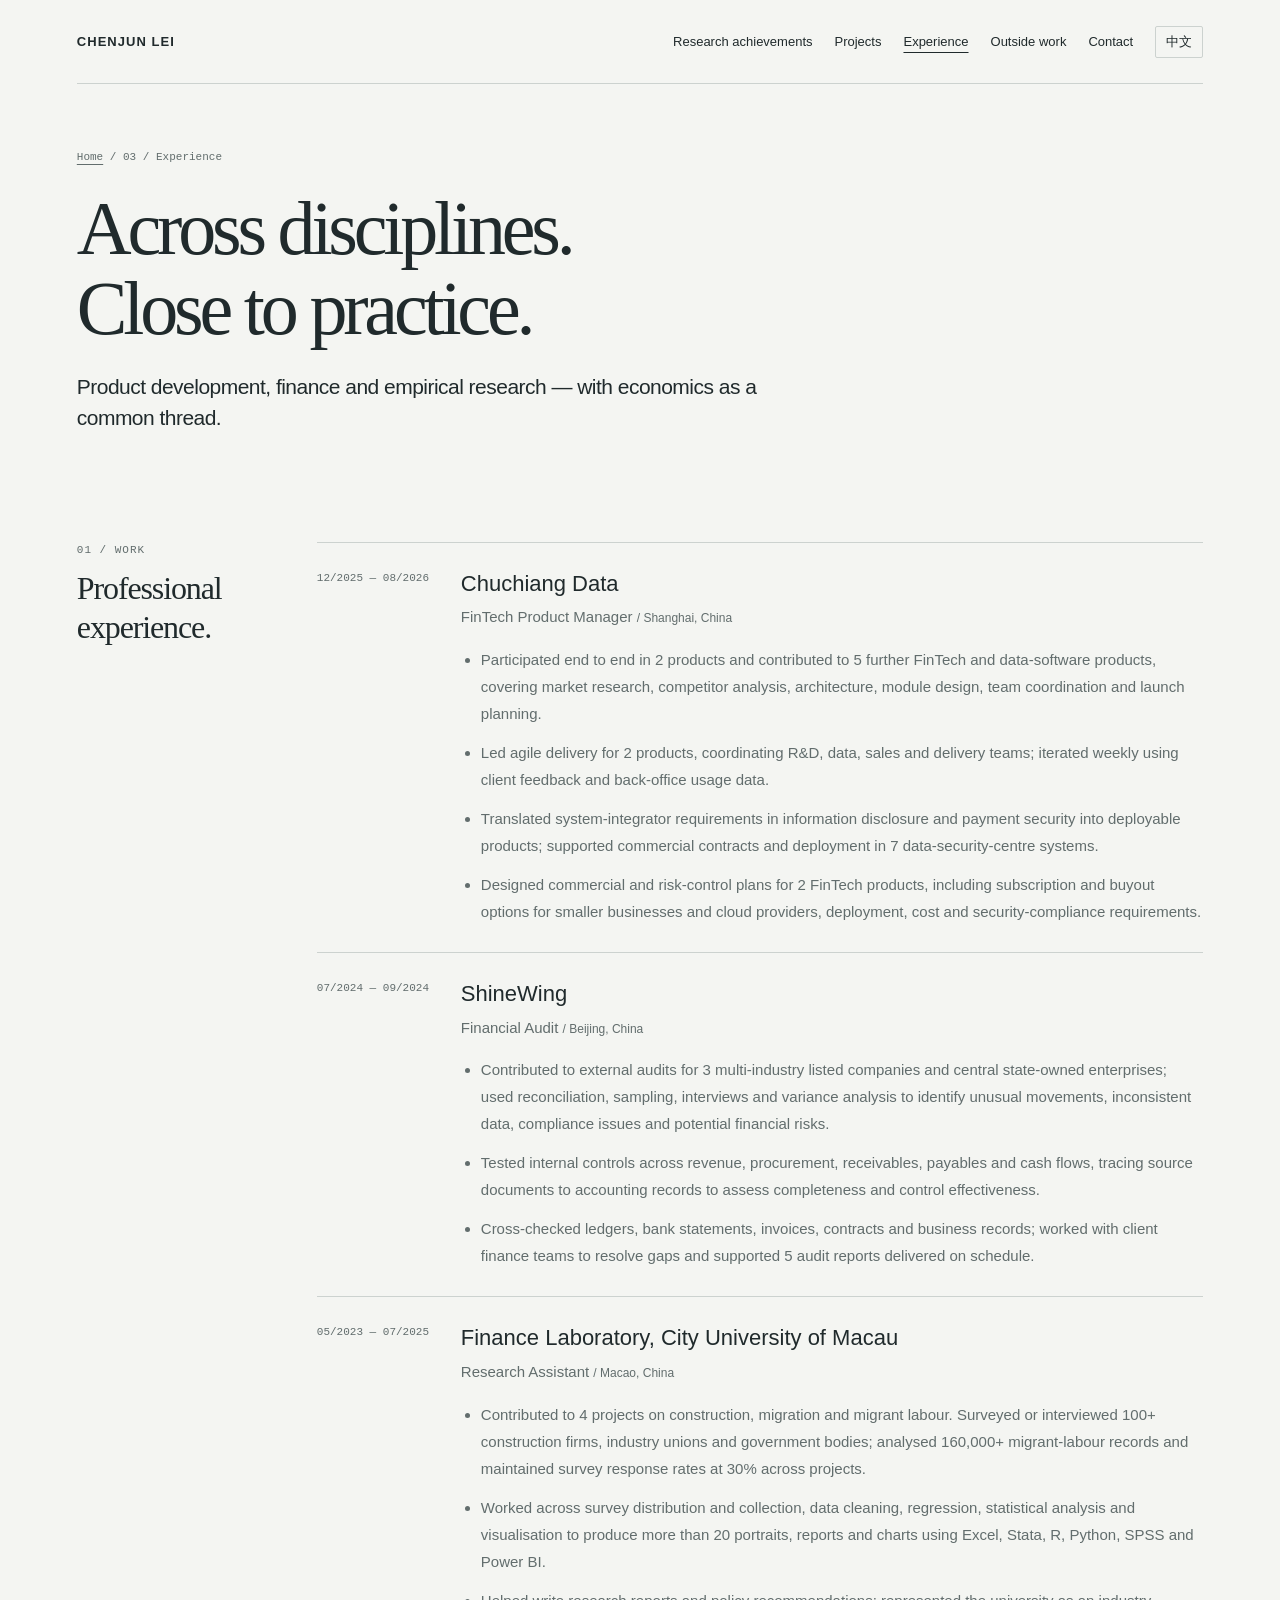
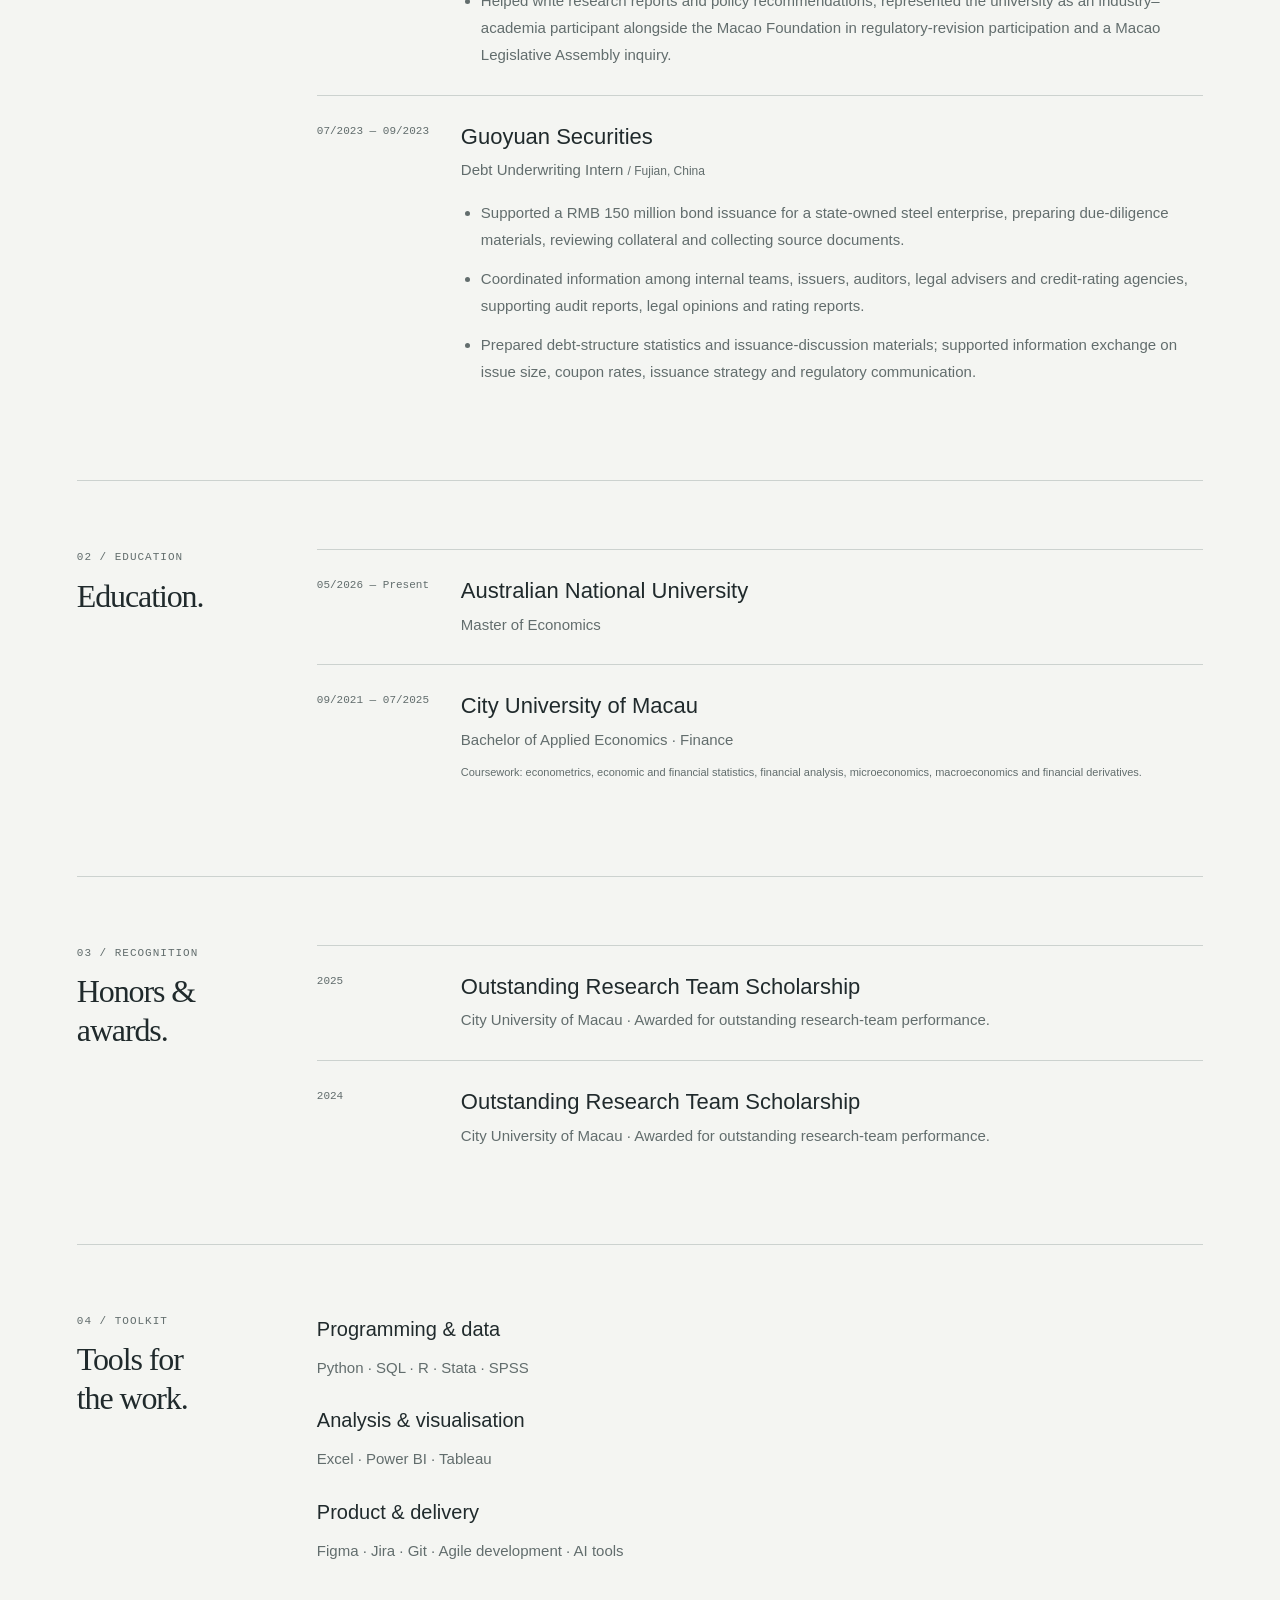
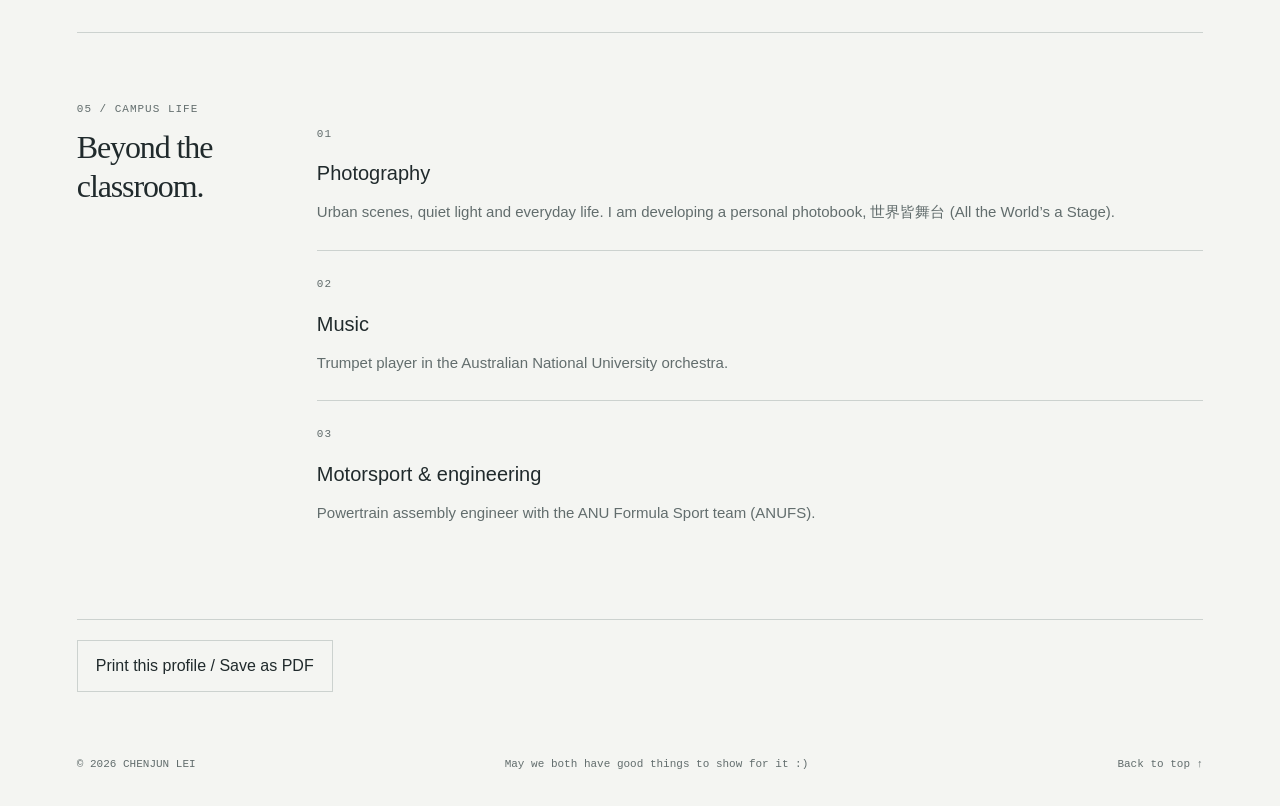
<file: experience.html>
<!doctype html>
<html lang="en"><head><meta charset="utf-8"><meta name="viewport" content="width=device-width, initial-scale=1"><meta name="theme-color" content="#f4f5f2">
<title>Experience &amp; education — Chenjun Lei</title><meta name="description" content="Chenjun Lei’s work experience, education, research-team awards, skills and campus activities."><link rel="canonical" href="https://cromwell-lei.github.io/experience.html">
<link rel="alternate" hreflang="en" href="https://cromwell-lei.github.io/experience.html"><link rel="alternate" hreflang="zh-CN" href="https://cromwell-lei.github.io/zh/experience.html"><link rel="alternate" hreflang="x-default" href="https://cromwell-lei.github.io/experience.html">
<meta property="og:type" content="website"><meta property="og:title" content="Experience &amp; education — Chenjun Lei"><meta property="og:description" content="Chenjun Lei’s work experience, education, research-team awards, skills and campus activities."><meta property="og:url" content="https://cromwell-lei.github.io/experience.html"><meta property="og:locale" content="en_GB">
<link rel="icon" href="assets/icons/favicon.svg" type="image/svg+xml"><link rel="stylesheet" href="css/style.css?v=7"><script defer src="js/main.js?v=7"></script></head><body>
<a class="skip-link" href="#main">Skip to content</a><header><a class="brand" href="./">CHENJUN LEI</a><nav aria-label="Main navigation"><a href="research.html">Research achievements</a><a href="projects.html">Projects</a><a href="experience.html" aria-current="page">Experience</a><a href="photography.html">Outside work</a><a href="index.html#lei-contact">Contact</a><a class="language-switch" data-language-switch href="zh/experience.html" lang="zh-CN" hreflang="zh-CN" aria-label="切换至中文">中文</a></nav></header>
<main id="main"><section class="page-hero"><p class="breadcrumb"><a href="./">Home</a> / 03 / Experience</p><h1>Across disciplines.<br>Close to practice.</h1><p class="lead">Product development, finance and empirical research — with economics as a common thread.</p></section><section class="chapter" id="lei-experience"><div class="chapter-label"><p class="kicker">01 / Work</p><h2>Professional<br>experience.</h2></div><div><article class="job"><span class="job-date">12/2025 — 08/2026</span><div><h3>Chuchiang Data</h3><p>FinTech Product Manager <span class="job-location">/ Shanghai, China</span></p><ul class="detail-list"><li>Participated end to end in 2 products and contributed to 5 further FinTech and data-software products, covering market research, competitor analysis, architecture, module design, team coordination and launch planning.</li><li>Led agile delivery for 2 products, coordinating R&amp;D, data, sales and delivery teams; iterated weekly using client feedback and back-office usage data.</li><li>Translated system-integrator requirements in information disclosure and payment security into deployable products; supported commercial contracts and deployment in 7 data-security-centre systems.</li><li>Designed commercial and risk-control plans for 2 FinTech products, including subscription and buyout options for smaller businesses and cloud providers, deployment, cost and security-compliance requirements.</li></ul></div></article><article class="job"><span class="job-date">07/2024 — 09/2024</span><div><h3>ShineWing</h3><p>Financial Audit <span class="job-location">/ Beijing, China</span></p><ul class="detail-list"><li>Contributed to external audits for 3 multi-industry listed companies and central state-owned enterprises; used reconciliation, sampling, interviews and variance analysis to identify unusual movements, inconsistent data, compliance issues and potential financial risks.</li><li>Tested internal controls across revenue, procurement, receivables, payables and cash flows, tracing source documents to accounting records to assess completeness and control effectiveness.</li><li>Cross-checked ledgers, bank statements, invoices, contracts and business records; worked with client finance teams to resolve gaps and supported 5 audit reports delivered on schedule.</li></ul></div></article><article class="job"><span class="job-date">05/2023 — 07/2025</span><div><h3>Finance Laboratory, City University of Macau</h3><p>Research Assistant <span class="job-location">/ Macao, China</span></p><ul class="detail-list"><li>Contributed to 4 projects on construction, migration and migrant labour. Surveyed or interviewed 100+ construction firms, industry unions and government bodies; analysed 160,000+ migrant-labour records and maintained survey response rates at 30% across projects.</li><li>Worked across survey distribution and collection, data cleaning, regression, statistical analysis and visualisation to produce more than 20 portraits, reports and charts using Excel, Stata, R, Python, SPSS and Power BI.</li><li>Helped write research reports and policy recommendations; represented the university as an industry–academia participant alongside the Macao Foundation in regulatory-revision participation and a Macao Legislative Assembly inquiry.</li></ul></div></article><article class="job"><span class="job-date">07/2023 — 09/2023</span><div><h3>Guoyuan Securities</h3><p>Debt Underwriting Intern <span class="job-location">/ Fujian, China</span></p><ul class="detail-list"><li>Supported a RMB 150 million bond issuance for a state-owned steel enterprise, preparing due-diligence materials, reviewing collateral and collecting source documents.</li><li>Coordinated information among internal teams, issuers, auditors, legal advisers and credit-rating agencies, supporting audit reports, legal opinions and rating reports.</li><li>Prepared debt-structure statistics and issuance-discussion materials; supported information exchange on issue size, coupon rates, issuance strategy and regulatory communication.</li></ul></div></article></div></section><section class="chapter" id="lei-education"><div class="chapter-label"><p class="kicker">02 / Education</p><h2>Education.</h2></div><div><div class="job"><span class="job-date">05/2026 — Present</span><div><h3>Australian National University</h3><p>Master of Economics</p></div></div>
    <div class="job"><span class="job-date">09/2021 — 07/2025</span><div><h3>City University of Macau</h3><p>Bachelor of Applied Economics · Finance</p><p class="job-note">Coursework: econometrics, economic and financial statistics, financial analysis, microeconomics, macroeconomics and financial derivatives.</p></div></div></div></section><section class="chapter" id="lei-honors"><div class="chapter-label"><p class="kicker">03 / Recognition</p><h2>Honors &<br>awards.</h2></div><div><div class="job"><span class="job-date">2025</span><div><h3>Outstanding Research Team Scholarship</h3><p>City University of Macau · Awarded for outstanding research-team performance.</p></div></div><div class="job"><span class="job-date">2024</span><div><h3>Outstanding Research Team Scholarship</h3><p>City University of Macau · Awarded for outstanding research-team performance.</p></div></div></div></section><section class="chapter" id="lei-skills"><div class="chapter-label"><p class="kicker">04 / Toolkit</p><h2>Tools for<br>the work.</h2></div><div><div class="skills-grid"><div><h3>Programming & data</h3><p>Python · SQL · R · Stata · SPSS</p></div><div><h3>Analysis & visualisation</h3><p>Excel · Power BI · Tableau</p></div><div><h3>Product & delivery</h3><p>Figma · Jira · Git · Agile development · AI tools</p></div></div></div></section><section class="chapter" id="lei-campus"><div class="chapter-label"><p class="kicker">05 / Campus life</p><h2>Beyond the<br>classroom.</h2></div><div><div class="interest-notes"><article><p class="kicker">01</p><h3>Photography</h3><p>Urban scenes, quiet light and everyday life. I am developing a personal photobook, 世界皆舞台 (All the World’s a Stage).</p></article><article><p class="kicker">02</p><h3>Music</h3><p>Trumpet player in the Australian National University orchestra.</p></article><article><p class="kicker">03</p><h3>Motorsport & engineering</h3><p>Powertrain assembly engineer with the ANU Formula Sport team (ANUFS).</p></article></div></div></section><p class="print-control"><button type="button" data-print>Print this profile / Save as PDF</button></p></main><footer><p>© <span data-year>2026</span> CHENJUN LEI</p><p>May we both have good things to show for it :)</p><a href="#main">Back to top ↑</a></footer></body></html>
</file>
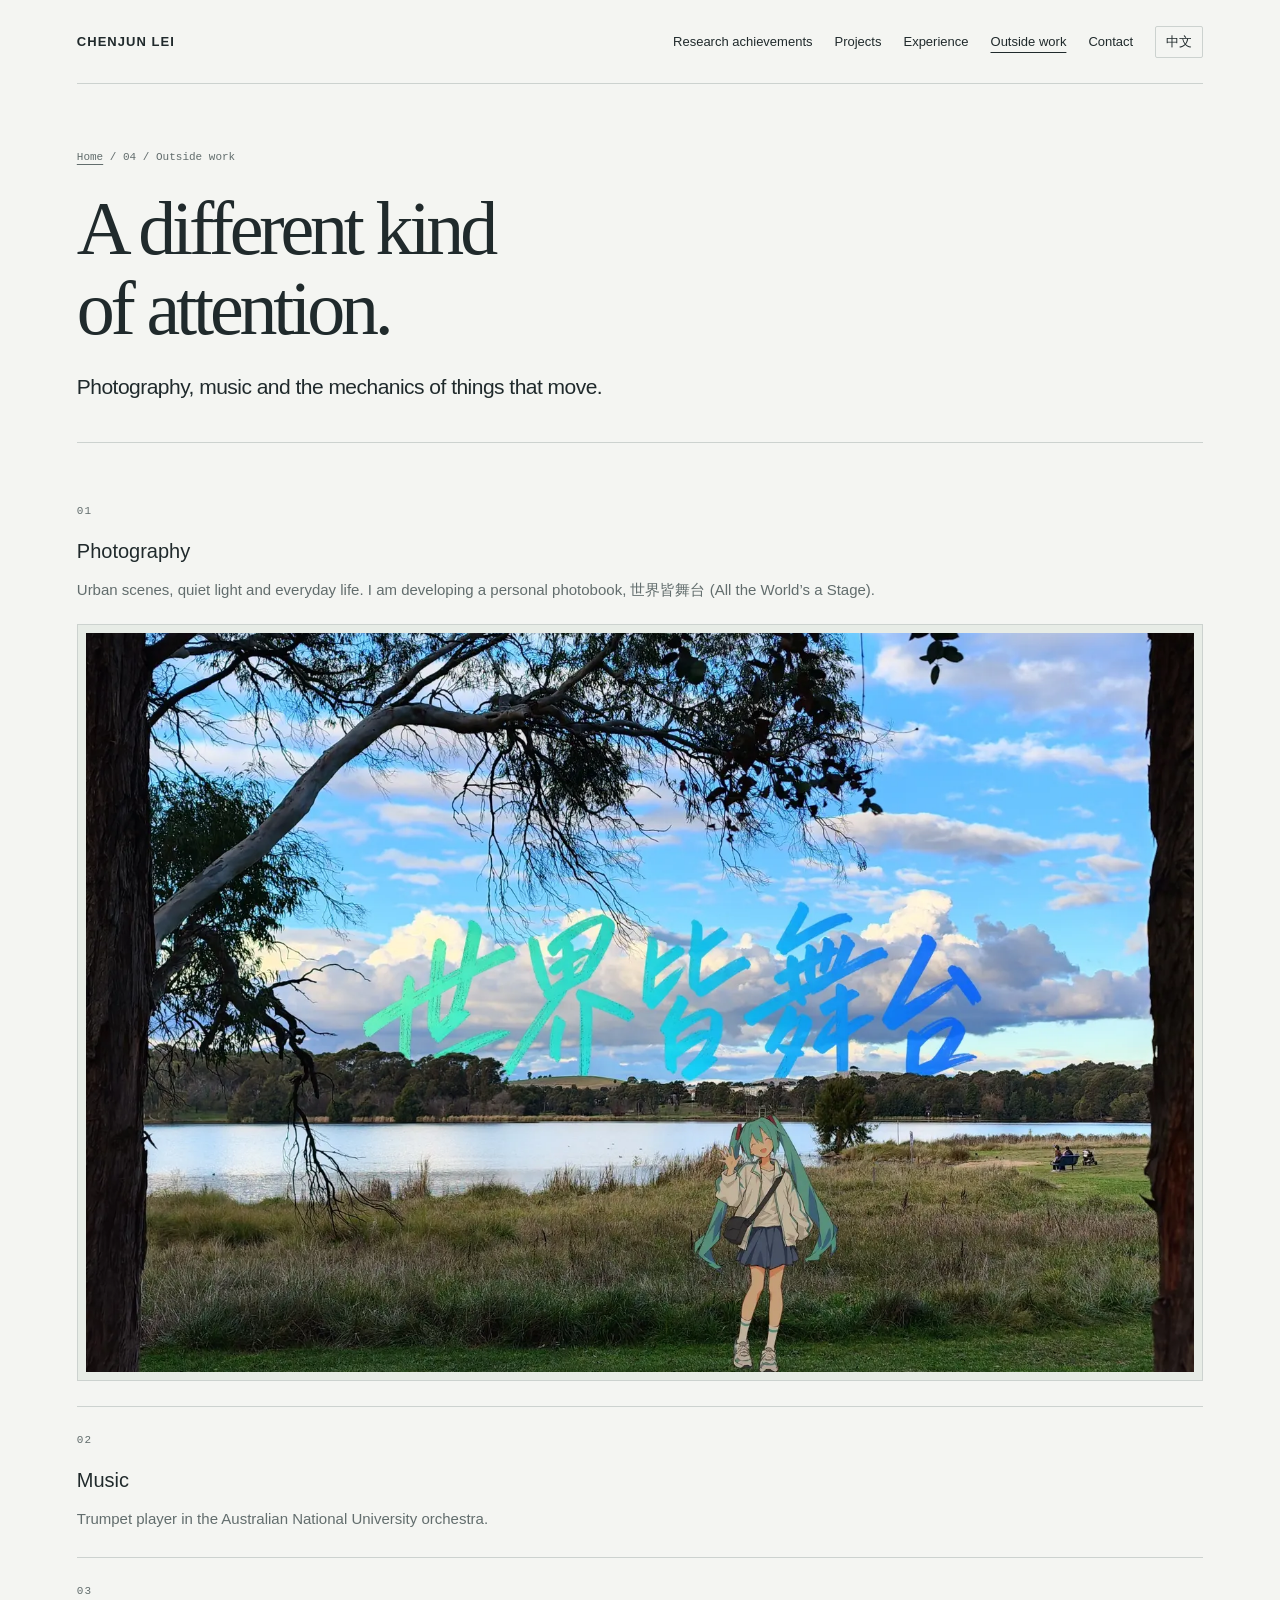
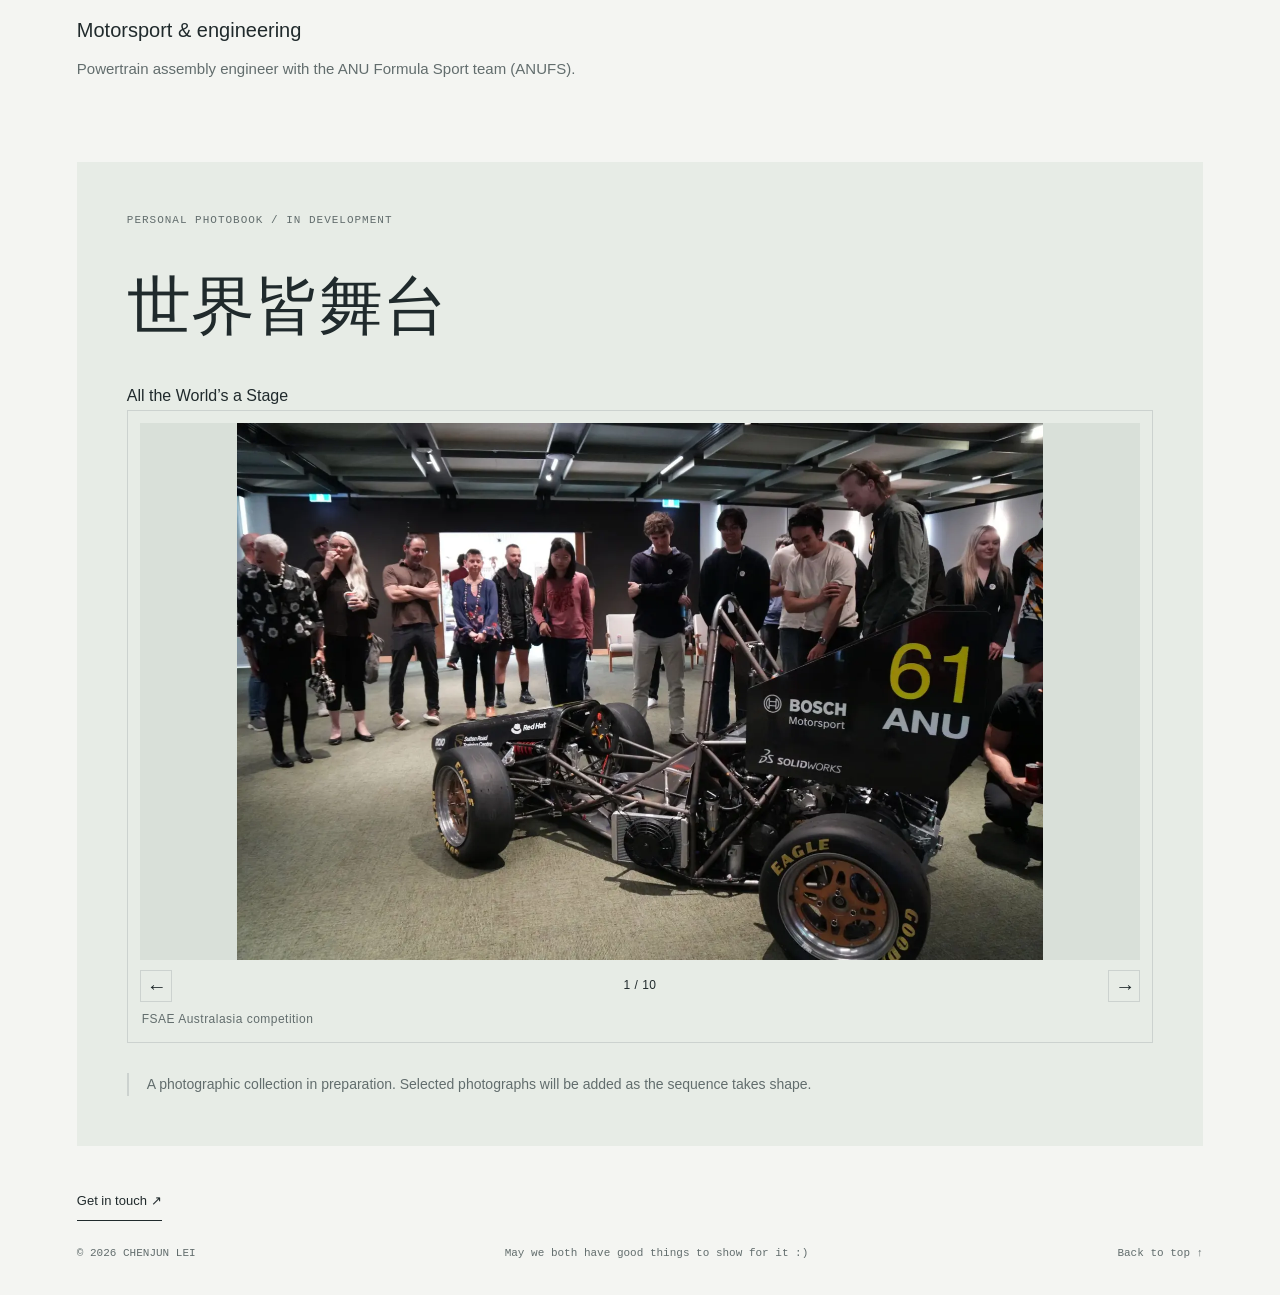
<file: photography.html>
<!doctype html>
<html lang="en"><head><meta charset="utf-8"><meta name="viewport" content="width=device-width, initial-scale=1"><meta name="theme-color" content="#f4f5f2">
<title>Outside work — Chenjun Lei</title><meta name="description" content="Photography, trumpet and Formula Sport: Chenjun Lei beyond research and work."><link rel="canonical" href="https://cromwell-lei.github.io/photography.html">
<link rel="alternate" hreflang="en" href="https://cromwell-lei.github.io/photography.html"><link rel="alternate" hreflang="zh-CN" href="https://cromwell-lei.github.io/zh/photography.html"><link rel="alternate" hreflang="x-default" href="https://cromwell-lei.github.io/photography.html">
<meta property="og:type" content="website"><meta property="og:title" content="Outside work — Chenjun Lei"><meta property="og:description" content="Photography, trumpet and Formula Sport: Chenjun Lei beyond research and work."><meta property="og:url" content="https://cromwell-lei.github.io/photography.html"><meta property="og:locale" content="en_GB">
<link rel="icon" href="assets/icons/favicon.svg" type="image/svg+xml"><link rel="stylesheet" href="css/style.css?v=7"><script defer src="js/main.js?v=7"></script></head><body>
<a class="skip-link" href="#main">Skip to content</a><header><a class="brand" href="./">CHENJUN LEI</a><nav aria-label="Main navigation"><a href="research.html">Research achievements</a><a href="projects.html">Projects</a><a href="experience.html">Experience</a><a href="photography.html" aria-current="page">Outside work</a><a href="index.html#lei-contact">Contact</a><a class="language-switch" data-language-switch href="zh/photography.html" lang="zh-CN" hreflang="zh-CN" aria-label="切换至中文">中文</a></nav></header>
<main id="main"><section class="page-hero"><p class="breadcrumb"><a href="./">Home</a> / 04 / Outside work</p><h1>A different kind<br>of attention.</h1><p class="lead">Photography, music and the mechanics of things that move.</p></section><section class="archive-block"><div class="interest-notes"><article><p class="kicker">01</p><h3>Photography</h3><p>Urban scenes, quiet light and everyday life. I am developing a personal photobook, 世界皆舞台 (All the World’s a Stage).</p><figure class="interest-feature"><img src="assets/images/world-stage-photobook.webp" alt="Cover of 世界皆舞台, a personal photobook." width="1600" height="1200" loading="lazy"></figure></article><article><p class="kicker">02</p><h3>Music</h3><p>Trumpet player in the Australian National University orchestra.</p></article><article><p class="kicker">03</p><h3>Motorsport & engineering</h3><p>Powertrain assembly engineer with the ANU Formula Sport team (ANUFS).</p></article></div></section><section class="photobook-note" id="photobook"><p class="kicker">Personal photobook / In development</p><h2>世界皆舞台</h2><p>All the World’s a Stage</p><section class="photo-carousel" data-carousel aria-label="Photography carousel"><div class="carousel-viewport"><figure class="carousel-slide" data-carousel-slide data-caption="FSAE Australasia competition"><img src="../assets/photos/fsae-australasia.webp" alt="ANU Formula Sport race car at FSAE Australasia competition." loading="lazy"></figure><figure class="carousel-slide" data-carousel-slide data-caption="A bad day&#x27;s happy"><img src="../assets/photos/a-bad-days-happy.webp" alt="A person resting on a swing under a bright blue sky." loading="lazy"></figure><figure class="carousel-slide" data-carousel-slide data-caption="YAMAHA YTR200DT"><img src="../assets/photos/yamaha-ytr200dt.webp" alt="A YAMAHA YTR200DT trumpet." loading="lazy"></figure><figure class="carousel-slide" data-carousel-slide data-caption=""><img src="../assets/photos/bicycle.webp" alt="A bicycle resting beneath yellow autumn trees." loading="lazy"></figure><figure class="carousel-slide" data-carousel-slide data-caption="Taipei, Taiwan"><img src="../assets/photos/taipei-taiwan.webp" alt="A Taiwan flag seen through an aeroplane window." loading="lazy"></figure><figure class="carousel-slide" data-carousel-slide data-caption="Sanming, China"><img src="../assets/photos/sanming-china.webp" alt="A night street scene in Sanming, China." loading="lazy"></figure><figure class="carousel-slide" data-carousel-slide data-caption="Marina Bay, Singapore"><img src="../assets/photos/marina-bay-singapore.webp" alt="Sunset over Marina Bay, Singapore." loading="lazy"></figure><figure class="carousel-slide" data-carousel-slide data-caption="Fuji, Japan"><img src="../assets/photos/fuji-japan.webp" alt="A summit marker on Mount Fuji, Japan." loading="lazy"></figure><figure class="carousel-slide" data-carousel-slide data-caption="Canberra, Australia"><img src="../assets/photos/canberra-australia.webp" alt="A bicycle beside Lake Burley Griffin in Canberra." loading="lazy"></figure><figure class="carousel-slide" data-carousel-slide data-caption="Someday in CityU Macau"><img src="../assets/photos/cityu-macau.webp" alt="Late sunlight through a City University of Macau stairwell." loading="lazy"></figure></div><div class="carousel-controls"><button type="button" data-carousel-prev aria-label="Previous photograph">←</button><p class="carousel-count" data-carousel-count aria-live="polite">1 / 10</p><button type="button" data-carousel-next aria-label="Next photograph">→</button></div><p class="carousel-caption" data-carousel-caption>FSAE Australasia competition</p></section><p class="archive-note">A photographic collection in preparation. Selected photographs will be added as the sequence takes shape.</p></section><a class="text-link" href="index.html#lei-contact">Get in touch ↗</a></main><footer><p>© <span data-year>2026</span> CHENJUN LEI</p><p>May we both have good things to show for it :)</p><a href="#main">Back to top ↑</a></footer></body></html>
</file>
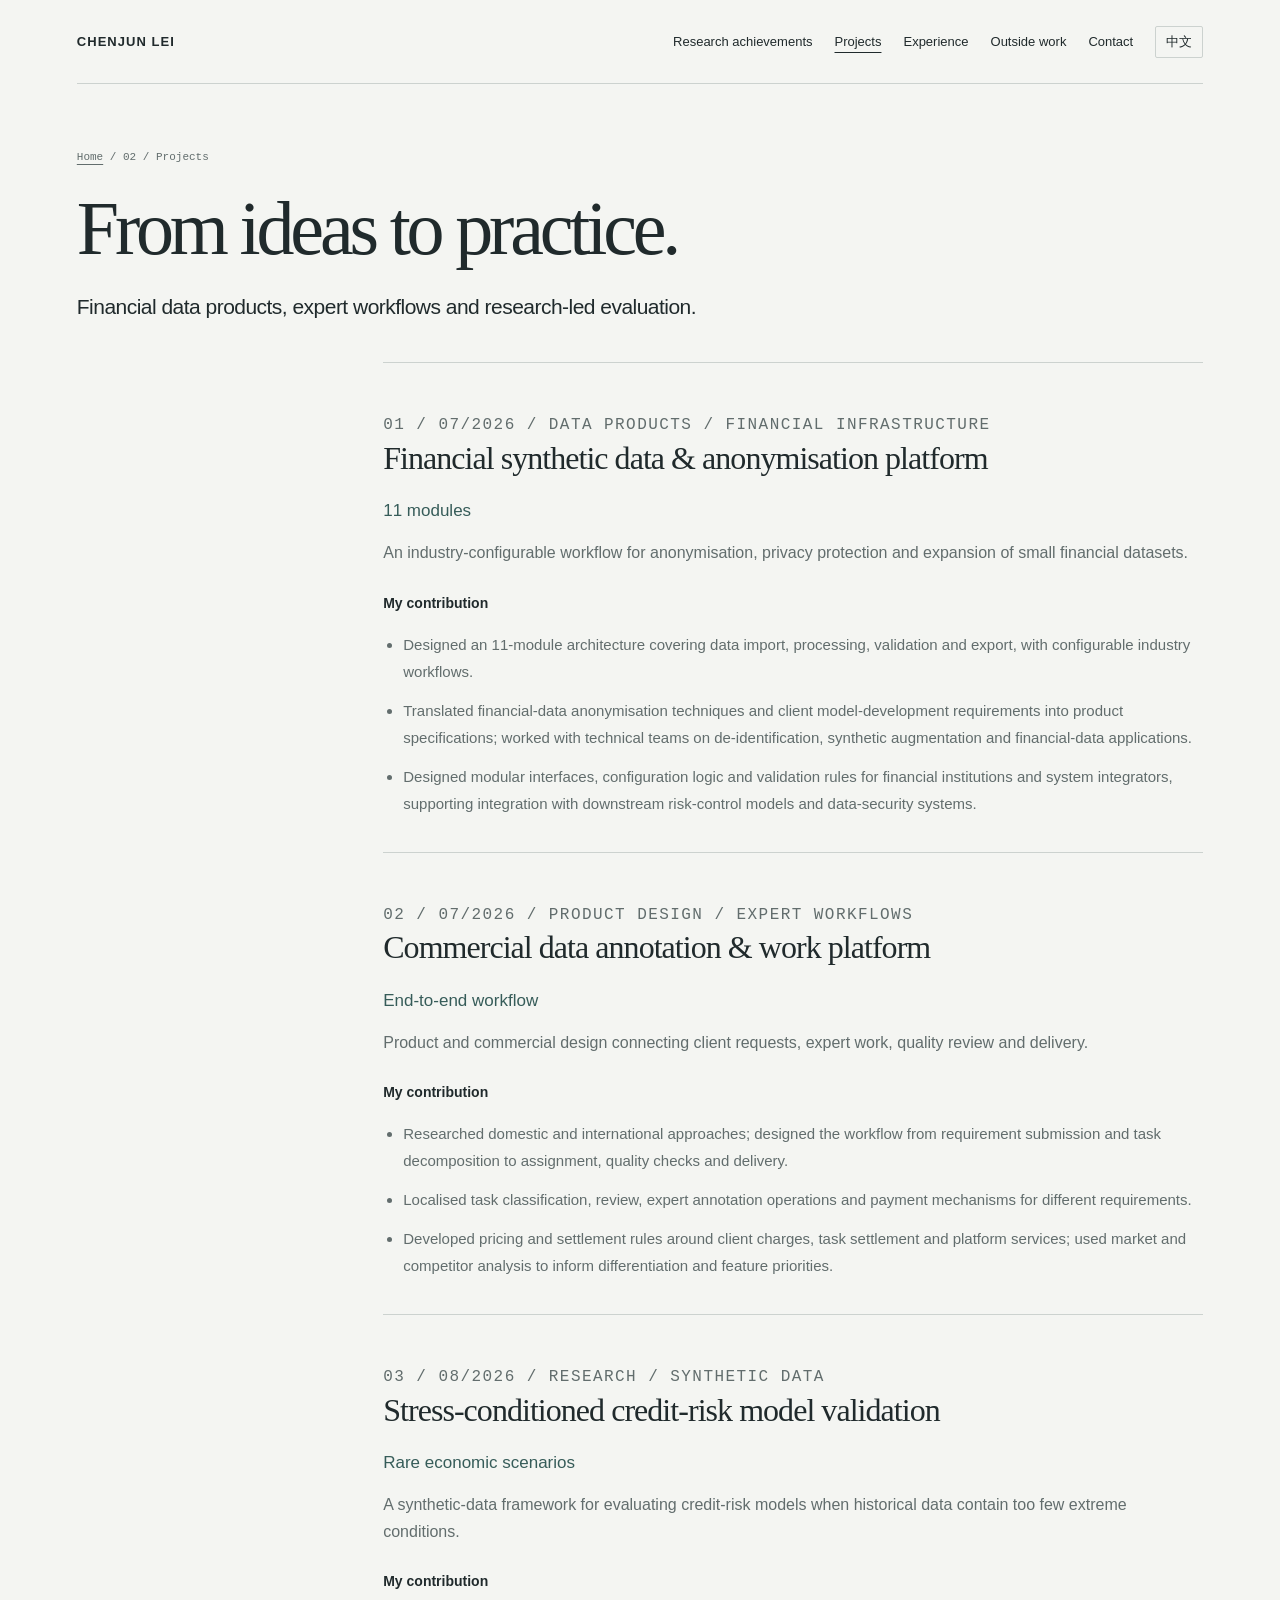
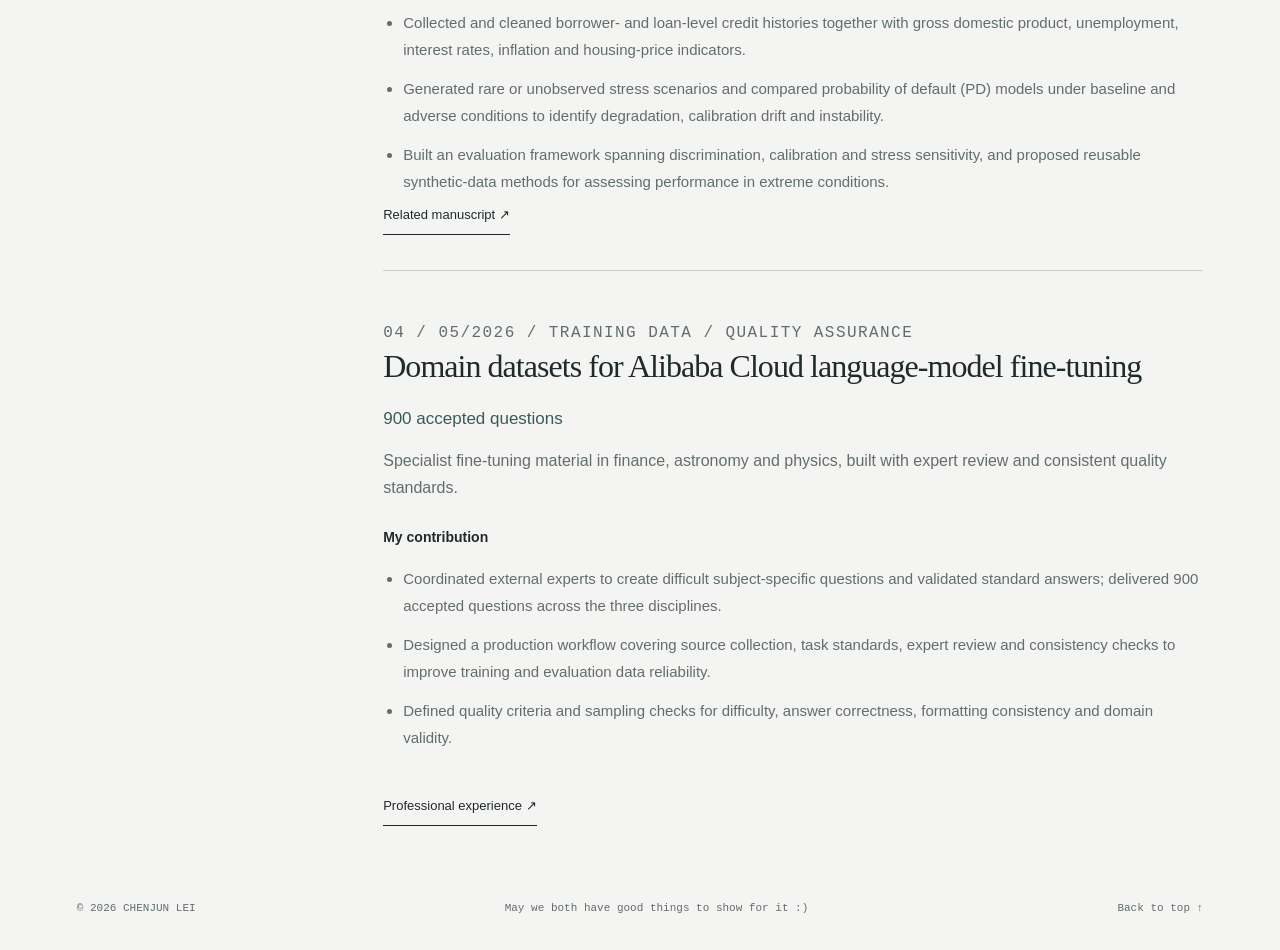
<file: projects.html>
<!doctype html>
<html lang="en"><head><meta charset="utf-8"><meta name="viewport" content="width=device-width, initial-scale=1"><meta name="theme-color" content="#f4f5f2">
<title>Selected projects — Chenjun Lei</title><meta name="description" content="Four projects spanning financial synthetic data, annotation workflows, credit-risk validation and specialist language-model datasets."><link rel="canonical" href="https://cromwell-lei.github.io/projects.html">
<link rel="alternate" hreflang="en" href="https://cromwell-lei.github.io/projects.html"><link rel="alternate" hreflang="zh-CN" href="https://cromwell-lei.github.io/zh/projects.html"><link rel="alternate" hreflang="x-default" href="https://cromwell-lei.github.io/projects.html">
<meta property="og:type" content="website"><meta property="og:title" content="Selected projects — Chenjun Lei"><meta property="og:description" content="Four projects spanning financial synthetic data, annotation workflows, credit-risk validation and specialist language-model datasets."><meta property="og:url" content="https://cromwell-lei.github.io/projects.html"><meta property="og:locale" content="en_GB">
<link rel="icon" href="assets/icons/favicon.svg" type="image/svg+xml"><link rel="stylesheet" href="css/style.css?v=7"><script defer src="js/main.js?v=7"></script></head><body>
<a class="skip-link" href="#main">Skip to content</a><header><a class="brand" href="./">CHENJUN LEI</a><nav aria-label="Main navigation"><a href="research.html">Research achievements</a><a href="projects.html" aria-current="page">Projects</a><a href="experience.html">Experience</a><a href="photography.html">Outside work</a><a href="index.html#lei-contact">Contact</a><a class="language-switch" data-language-switch href="zh/projects.html" lang="zh-CN" hreflang="zh-CN" aria-label="切换至中文">中文</a></nav></header>
<main id="main"><section class="page-hero"><p class="breadcrumb"><a href="./">Home</a> / 02 / Projects</p><h1>From ideas to practice.</h1><p class="lead">Financial data products, expert workflows and research-led evaluation.</p></section><div class="archive-content"><section class="archive-block" id="synthetic-platform"><p class="kicker">01 / 07/2026 / Data products / Financial infrastructure</p><h2>Financial synthetic data &amp; anonymisation platform</h2><p class="project-metric">11 modules</p><p>An industry-configurable workflow for anonymisation, privacy protection and expansion of small financial datasets.</p><h3 class="contribution-label">My contribution</h3><ul class="detail-list"><li>Designed an 11-module architecture covering data import, processing, validation and export, with configurable industry workflows.</li><li>Translated financial-data anonymisation techniques and client model-development requirements into product specifications; worked with technical teams on de-identification, synthetic augmentation and financial-data applications.</li><li>Designed modular interfaces, configuration logic and validation rules for financial institutions and system integrators, supporting integration with downstream risk-control models and data-security systems.</li></ul></section><section class="archive-block" id="annotation-platform"><p class="kicker">02 / 07/2026 / Product design / Expert workflows</p><h2>Commercial data annotation &amp; work platform</h2><p class="project-metric">End-to-end workflow</p><p>Product and commercial design connecting client requests, expert work, quality review and delivery.</p><h3 class="contribution-label">My contribution</h3><ul class="detail-list"><li>Researched domestic and international approaches; designed the workflow from requirement submission and task decomposition to assignment, quality checks and delivery.</li><li>Localised task classification, review, expert annotation operations and payment mechanisms for different requirements.</li><li>Developed pricing and settlement rules around client charges, task settlement and platform services; used market and competitor analysis to inform differentiation and feature priorities.</li></ul></section><section class="archive-block" id="credit-risk"><p class="kicker">03 / 08/2026 / Research / Synthetic data</p><h2>Stress-conditioned credit-risk model validation</h2><p class="project-metric">Rare economic scenarios</p><p>A synthetic-data framework for evaluating credit-risk models when historical data contain too few extreme conditions.</p><h3 class="contribution-label">My contribution</h3><ul class="detail-list"><li>Collected and cleaned borrower- and loan-level credit histories together with gross domestic product, unemployment, interest rates, inflation and housing-price indicators.</li><li>Generated rare or unobserved stress scenarios and compared probability of default (PD) models under baseline and adverse conditions to identify degradation, calibration drift and instability.</li><li>Built an evaluation framework spanning discrimination, calibration and stress sensitivity, and proposed reusable synthetic-data methods for assessing performance in extreme conditions.</li></ul><a class="text-link" href="research.html#synstress">Related manuscript ↗</a></section><section class="archive-block" id="domain-datasets"><p class="kicker">04 / 05/2026 / Training data / Quality assurance</p><h2>Domain datasets for Alibaba Cloud language-model fine-tuning</h2><p class="project-metric">900 accepted questions</p><p>Specialist fine-tuning material in finance, astronomy and physics, built with expert review and consistent quality standards.</p><h3 class="contribution-label">My contribution</h3><ul class="detail-list"><li>Coordinated external experts to create difficult subject-specific questions and validated standard answers; delivered 900 accepted questions across the three disciplines.</li><li>Designed a production workflow covering source collection, task standards, expert review and consistency checks to improve training and evaluation data reliability.</li><li>Defined quality criteria and sampling checks for difficulty, answer correctness, formatting consistency and domain validity.</li></ul></section><a class="text-link" href="experience.html">Professional experience ↗</a></div></main><footer><p>© <span data-year>2026</span> CHENJUN LEI</p><p>May we both have good things to show for it :)</p><a href="#main">Back to top ↑</a></footer></body></html>
</file>
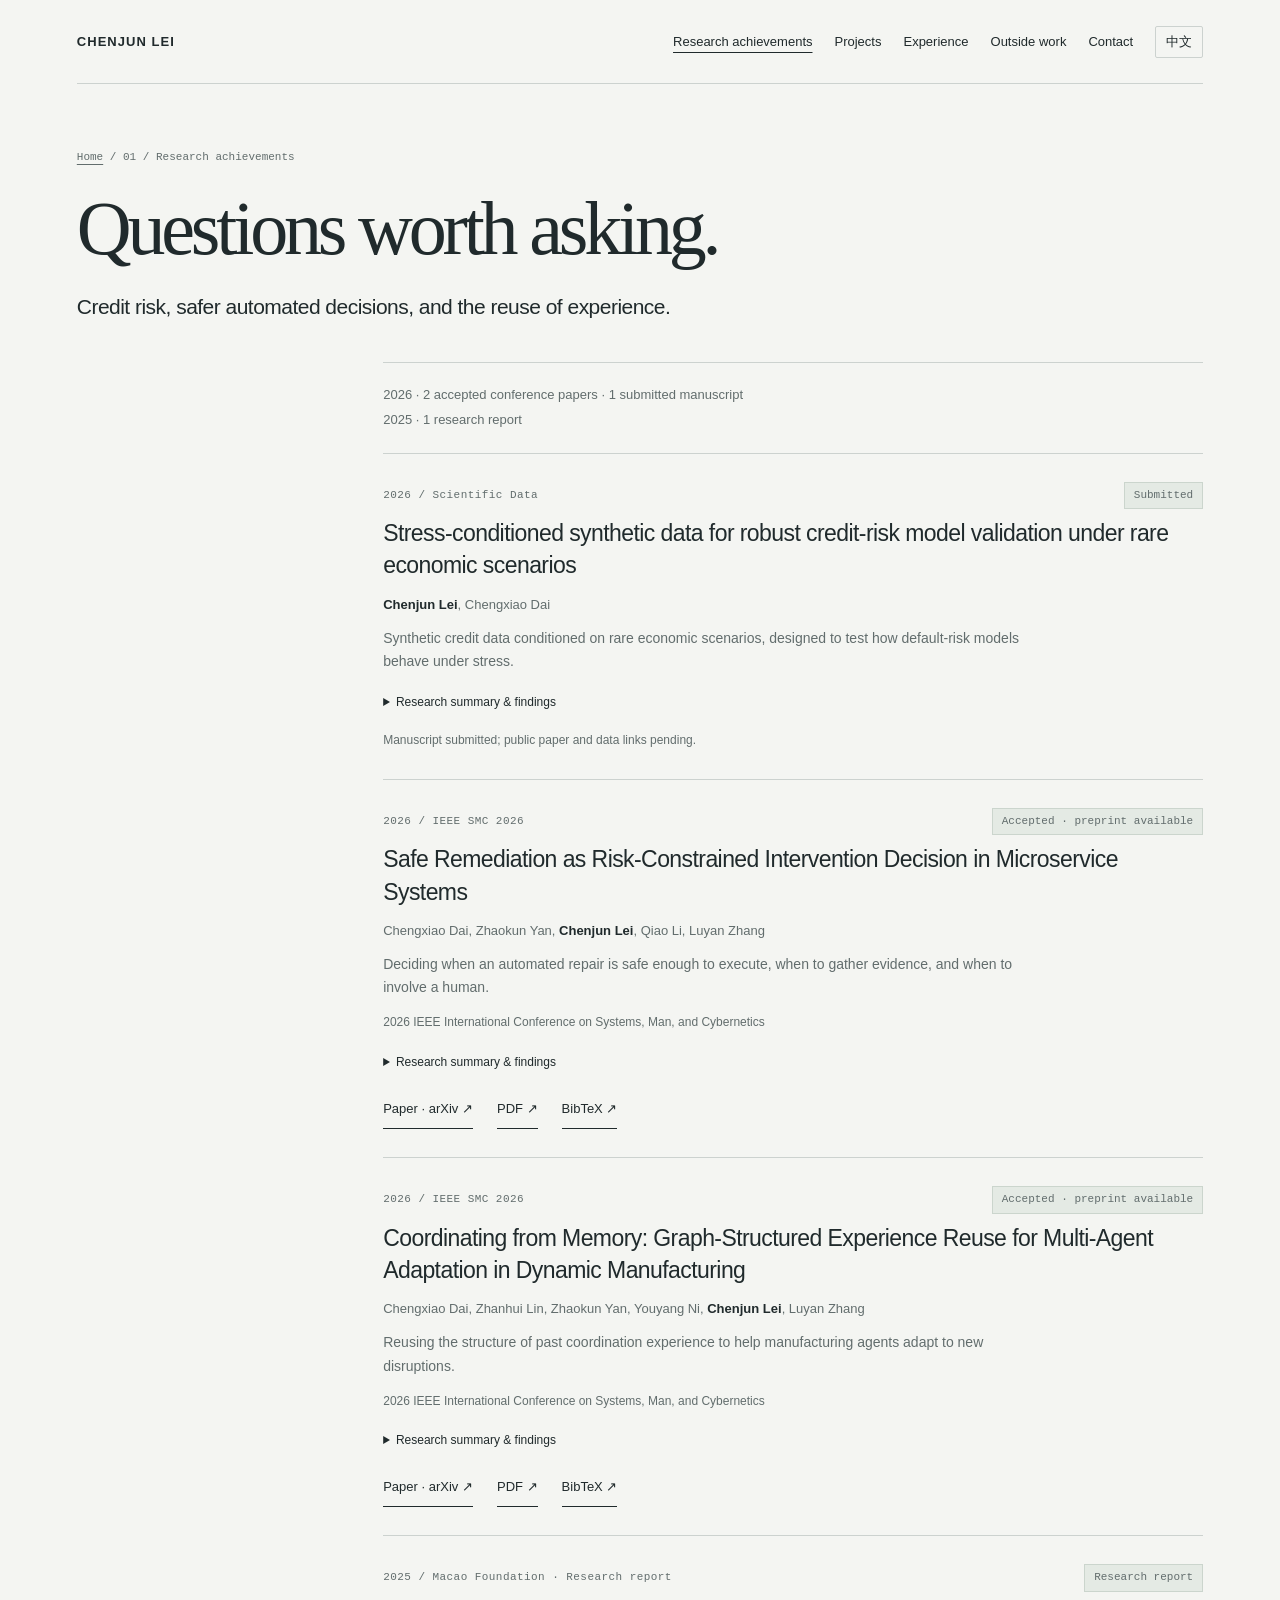
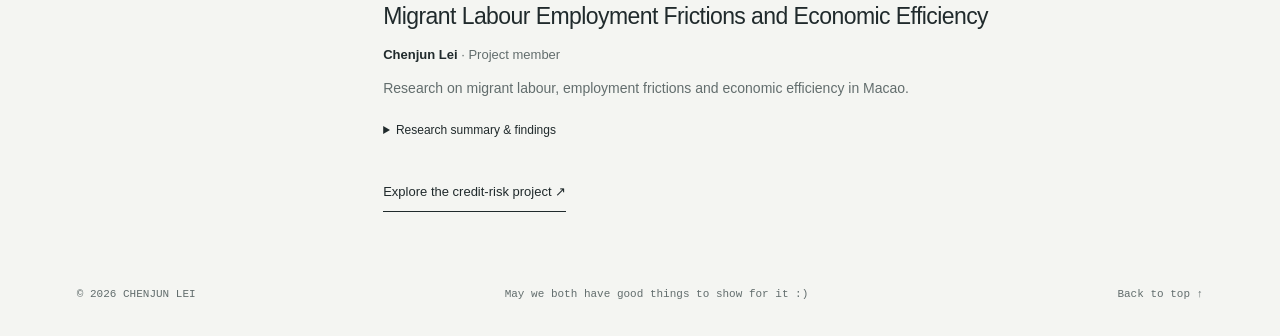
<file: research.html>
<!doctype html>
<html lang="en"><head><meta charset="utf-8"><meta name="viewport" content="width=device-width, initial-scale=1"><meta name="theme-color" content="#f4f5f2">
<title>Research &amp; publications — Chenjun Lei</title><meta name="description" content="Papers, research summaries, authors, publication status and original sources for Chenjun Lei."><link rel="canonical" href="https://cromwell-lei.github.io/research.html">
<link rel="alternate" hreflang="en" href="https://cromwell-lei.github.io/research.html"><link rel="alternate" hreflang="zh-CN" href="https://cromwell-lei.github.io/zh/research.html"><link rel="alternate" hreflang="x-default" href="https://cromwell-lei.github.io/research.html">
<meta property="og:type" content="website"><meta property="og:title" content="Research &amp; publications — Chenjun Lei"><meta property="og:description" content="Papers, research summaries, authors, publication status and original sources for Chenjun Lei."><meta property="og:url" content="https://cromwell-lei.github.io/research.html"><meta property="og:locale" content="en_GB">
<link rel="icon" href="assets/icons/favicon.svg" type="image/svg+xml"><link rel="stylesheet" href="css/style.css?v=7"><script defer src="js/main.js?v=7"></script></head><body>
<a class="skip-link" href="#main">Skip to content</a><header><a class="brand" href="./">CHENJUN LEI</a><nav aria-label="Main navigation"><a href="research.html" aria-current="page">Research achievements</a><a href="projects.html">Projects</a><a href="experience.html">Experience</a><a href="photography.html">Outside work</a><a href="index.html#lei-contact">Contact</a><a class="language-switch" data-language-switch href="zh/research.html" lang="zh-CN" hreflang="zh-CN" aria-label="切换至中文">中文</a></nav></header>
<main id="main"><section class="page-hero"><p class="breadcrumb"><a href="./">Home</a> / 01 / Research achievements</p><h1>Questions worth asking.</h1><p class="lead">Credit risk, safer automated decisions, and the reuse of experience.</p></section><div class="archive-content"><div class="research-overview">2026 · 2 accepted conference papers · 1 submitted manuscript<br>2025 · 1 research report</div><article class="record publication" id="synstress"><div class="meta"><span>2026 / Scientific Data</span><span class="status">Submitted</span></div><h3 lang="en">Stress-conditioned synthetic data for robust credit-risk model validation under rare economic scenarios</h3><p class="authors"><strong>Chenjun Lei</strong>, Chengxiao Dai</p><p>Synthetic credit data conditioned on rare economic scenarios, designed to test how default-risk models behave under stress.</p><details><summary>Research summary & findings</summary><p>Combines borrower and loan histories with macroeconomic indicators. Validation compares discrimination, calibration and stress sensitivity across baseline and adverse scenarios. This manuscript is submitted to Scientific Data; a public manuscript link is not yet available.</p></details><p class="availability">Manuscript submitted; public paper and data links pending.</p></article><article class="record publication" id="safe-remediation"><div class="meta"><span>2026 / IEEE SMC 2026</span><span class="status">Accepted · preprint available</span></div><h3 lang="en"><a href="https://arxiv.org/abs/2607.20005">Safe Remediation as Risk-Constrained Intervention Decision in Microservice Systems</a></h3><p class="authors">Chengxiao Dai, Zhaokun Yan, <strong>Chenjun Lei</strong>, Qiao Li, Luyan Zhang</p><p>Deciding when an automated repair is safe enough to execute, when to gather evidence, and when to involve a human.</p><p class="venue-name">2026 IEEE International Conference on Systems, Man, and Cybernetics</p><details><summary>Research summary & findings</summary><p>Models intervention as a constrained decision process, with risk assessed through blast radius, reversibility and uncertainty. On the Train Ticket benchmark, the paper reports a 39% reduction in false remediation and a 2.5-point improvement in repair success over a strong runbook baseline; escalation load falls 17% against a fixed-threshold variant.</p></details><div class="paper-links"><a class="text-link" href="https://arxiv.org/abs/2607.20005">Paper · arXiv ↗</a><a class="text-link" href="https://arxiv.org/pdf/2607.20005">PDF ↗</a><a class="text-link" href="assets/citations/safe-remediation.bib">BibTeX ↗</a></div></article><article class="record publication" id="coordinating-memory"><div class="meta"><span>2026 / IEEE SMC 2026</span><span class="status">Accepted · preprint available</span></div><h3 lang="en"><a href="https://arxiv.org/abs/2607.19985">Coordinating from Memory: Graph-Structured Experience Reuse for Multi-Agent Adaptation in Dynamic Manufacturing</a></h3><p class="authors">Chengxiao Dai, Zhanhui Lin, Zhaokun Yan, Youyang Ni, <strong>Chenjun Lei</strong>, Luyan Zhang</p><p>Reusing the structure of past coordination experience to help manufacturing agents adapt to new disruptions.</p><p class="venue-name">2026 IEEE International Conference on Systems, Man, and Cybernetics</p><details><summary>Research summary & findings</summary><p>Stores past coordination episodes as relational graphs and retrieves structurally similar experience for policy adaptation. On dynamic flexible job-shop benchmarks, the paper reports 4.1–10.0% shorter makespan and 33–38% faster adaptation than the strongest memory-augmented baseline, across three disturbance types.</p></details><div class="paper-links"><a class="text-link" href="https://arxiv.org/abs/2607.19985">Paper · arXiv ↗</a><a class="text-link" href="https://arxiv.org/pdf/2607.19985">PDF ↗</a><a class="text-link" href="assets/citations/coordinating-memory.bib">BibTeX ↗</a></div></article><article class="record publication" id="labour-report"><div class="meta"><span>2025 / Macao Foundation · Research report</span><span class="status">Research report</span></div><h3 lang="en">Migrant Labour Employment Frictions and Economic Efficiency</h3><p class="authors"><strong>Chenjun Lei</strong> · Project member</p><p>Research on migrant labour, employment frictions and economic efficiency in Macao.</p><details><summary>Research summary & findings</summary><p>Contributed as a project member to research and report preparation. The associated research-assistant work covered survey design, data cleaning, regression analysis and policy recommendations.</p></details></article><a class="text-link" href="projects.html#credit-risk">Explore the credit-risk project ↗</a></div></main><footer><p>© <span data-year>2026</span> CHENJUN LEI</p><p>May we both have good things to show for it :)</p><a href="#main">Back to top ↑</a></footer></body></html>
</file>
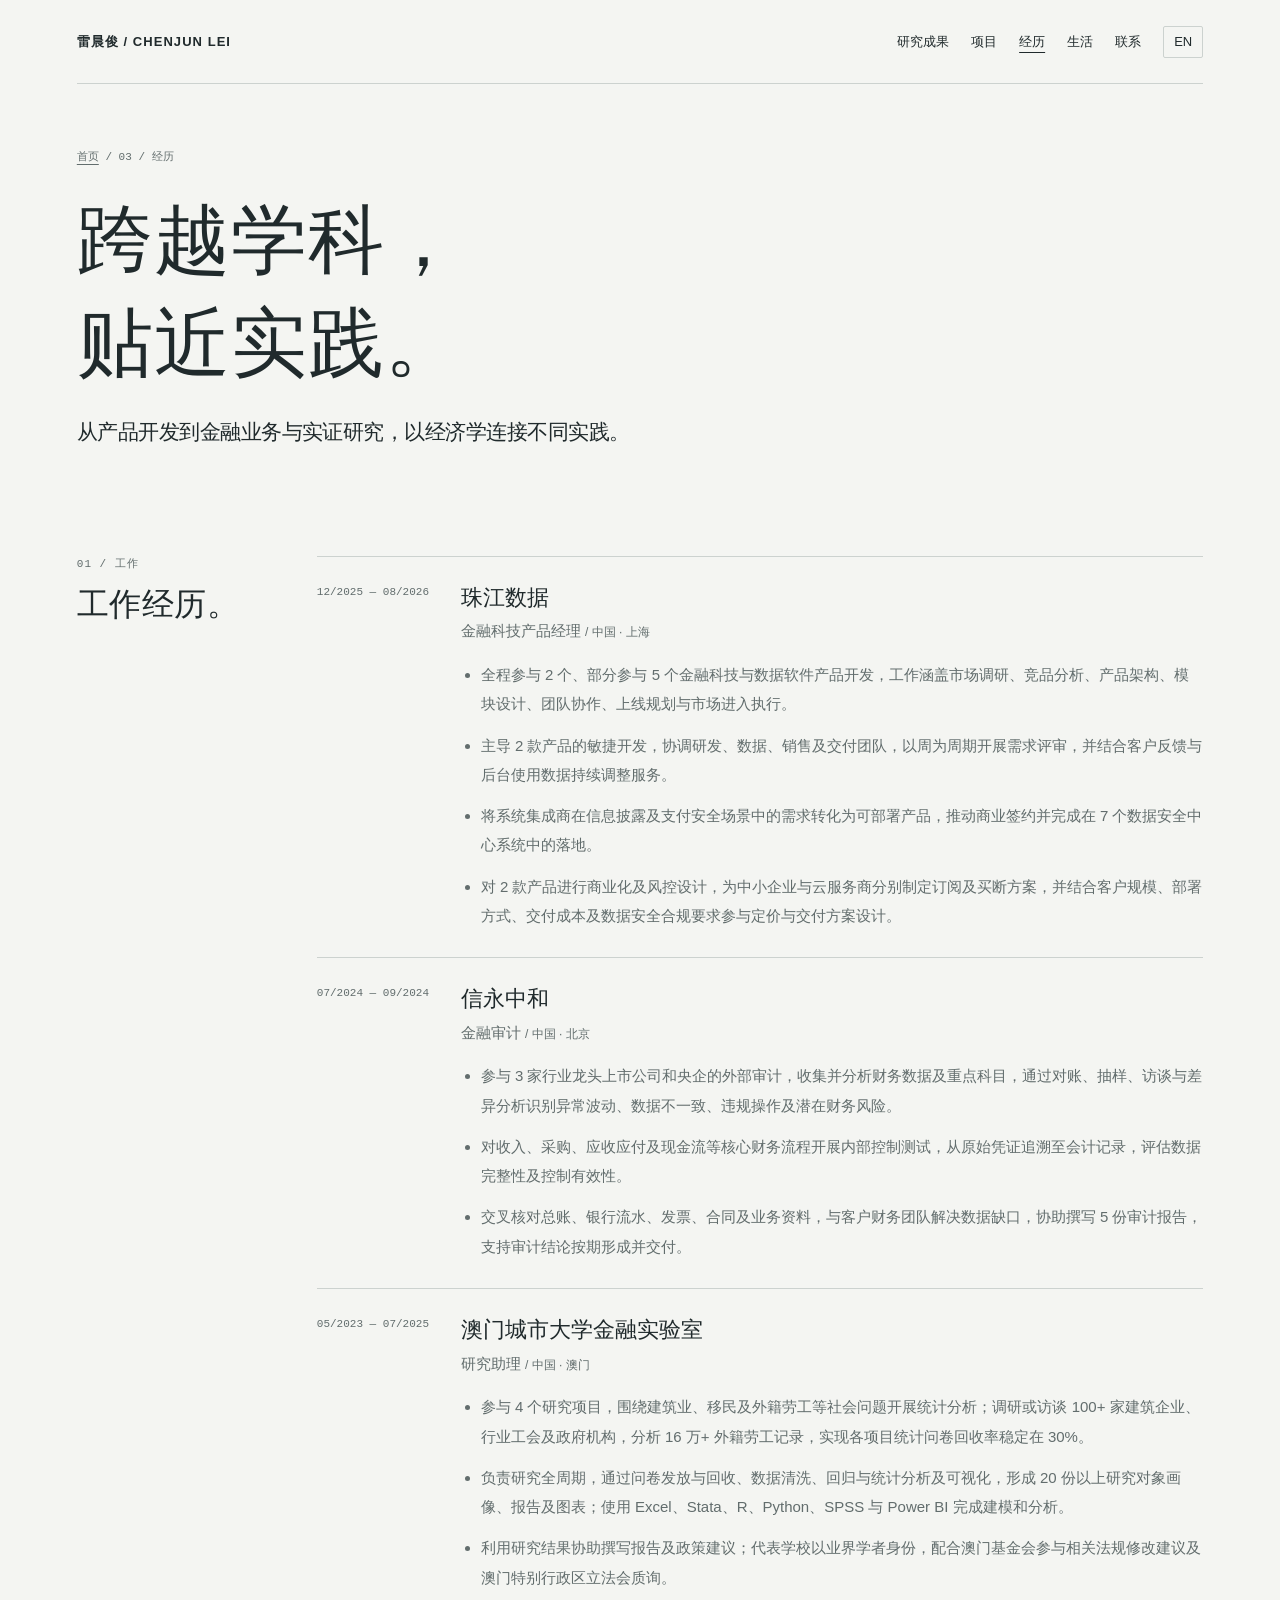
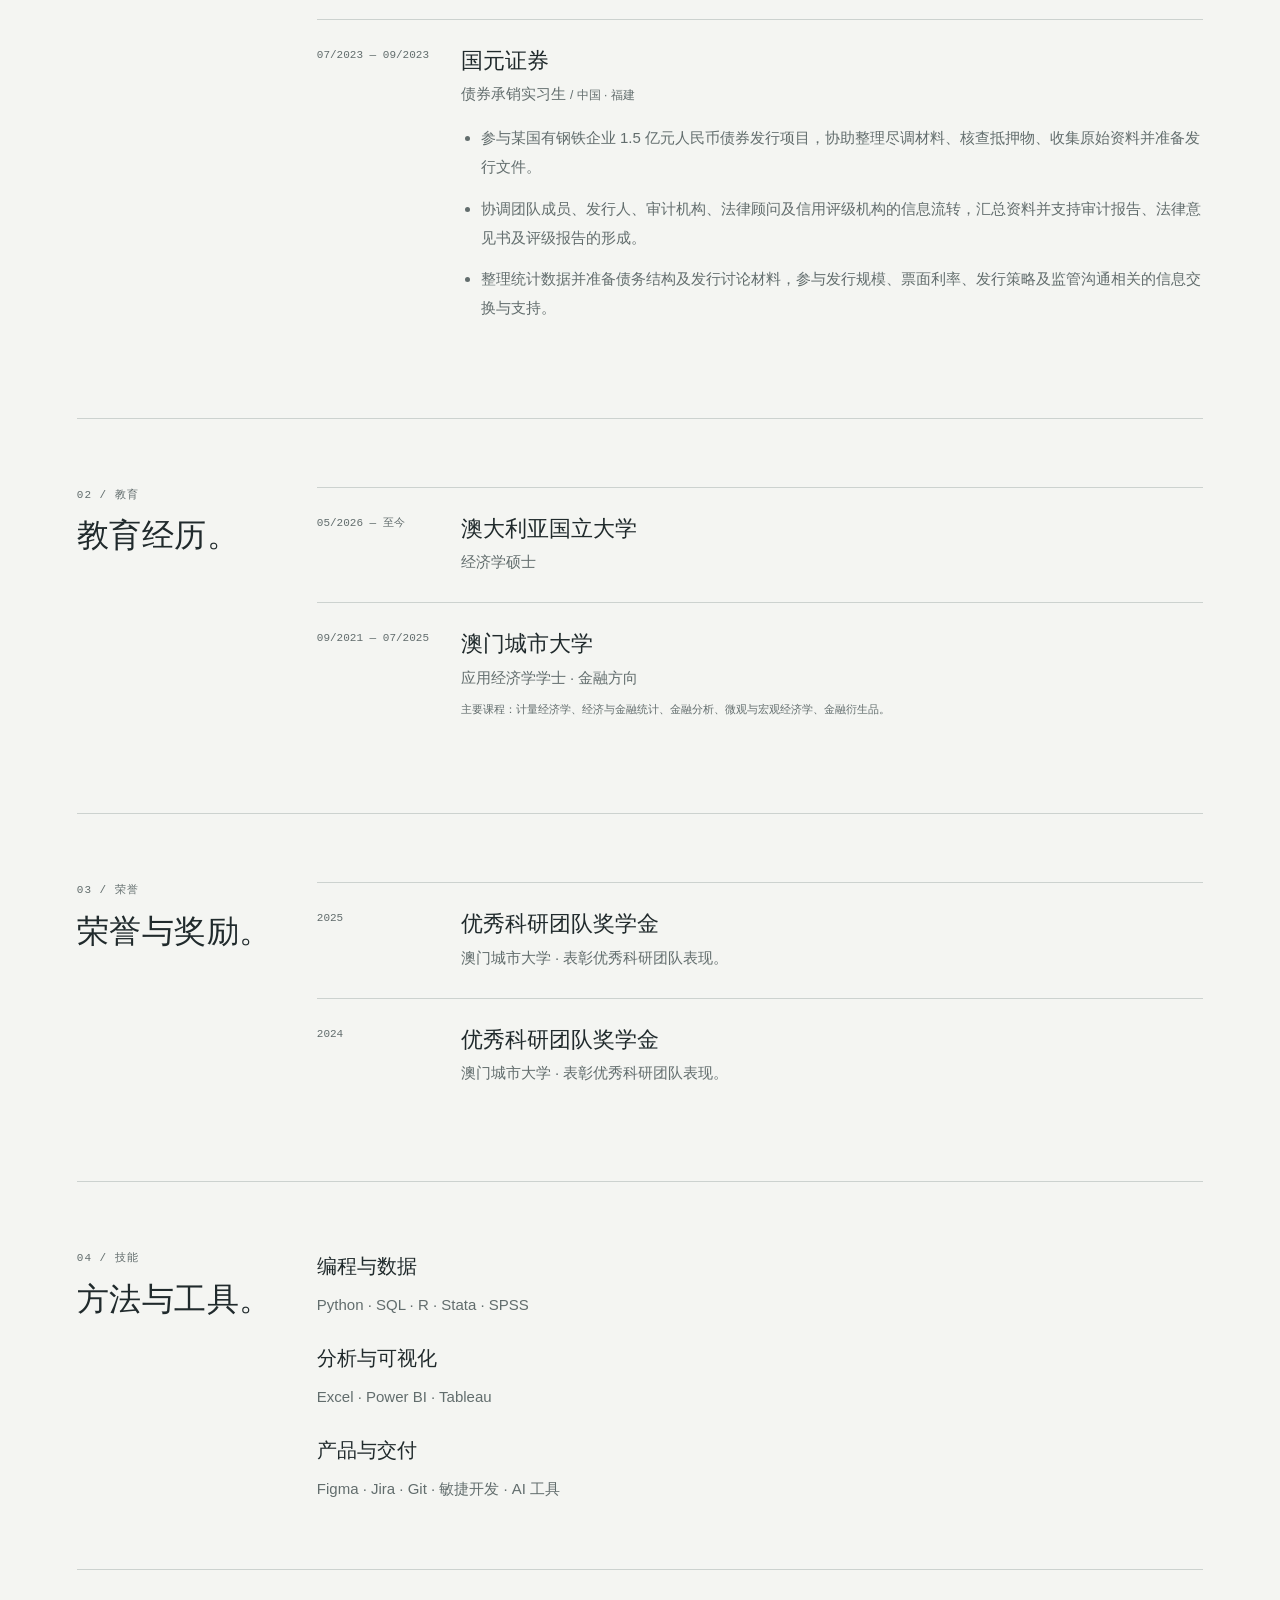
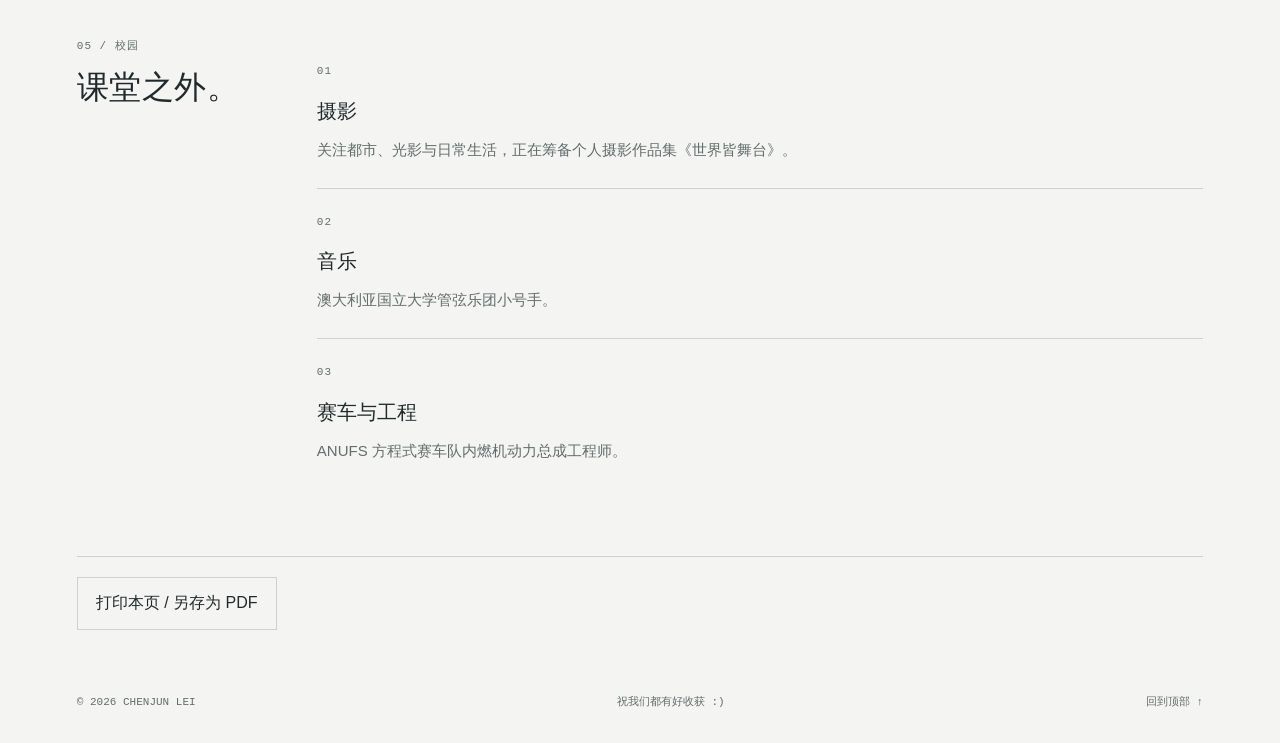
<file: zh/experience.html>
<!doctype html>
<html lang="zh-CN"><head><meta charset="utf-8"><meta name="viewport" content="width=device-width, initial-scale=1"><meta name="theme-color" content="#f4f5f2">
<title>经历与教育 — 雷晨俊</title><meta name="description" content="雷晨俊的工作经历、教育背景、科研团队奖学金、技能与校园活动。"><link rel="canonical" href="https://cromwell-lei.github.io/zh/experience.html">
<link rel="alternate" hreflang="en" href="https://cromwell-lei.github.io/experience.html"><link rel="alternate" hreflang="zh-CN" href="https://cromwell-lei.github.io/zh/experience.html"><link rel="alternate" hreflang="x-default" href="https://cromwell-lei.github.io/experience.html">
<meta property="og:type" content="website"><meta property="og:title" content="经历与教育 — Chenjun Lei"><meta property="og:description" content="雷晨俊的工作经历、教育背景、科研团队奖学金、技能与校园活动。"><meta property="og:url" content="https://cromwell-lei.github.io/zh/experience.html"><meta property="og:locale" content="zh_CN">
<link rel="icon" href="../assets/icons/favicon.svg" type="image/svg+xml"><link rel="stylesheet" href="../css/style.css?v=7"><script defer src="../js/main.js?v=7"></script></head><body>
<a class="skip-link" href="#main">跳至正文</a><header><a class="brand" href="./">雷晨俊 / CHENJUN LEI</a><nav aria-label="主导航"><a href="research.html">研究成果</a><a href="projects.html">项目</a><a href="experience.html" aria-current="page">经历</a><a href="photography.html">生活</a><a href="index.html#lei-contact">联系</a><a class="language-switch" data-language-switch href="../experience.html" lang="en" hreflang="en" aria-label="Switch to English">EN</a></nav></header>
<main id="main"><section class="page-hero"><p class="breadcrumb"><a href="./">首页</a> / 03 / 经历</p><h1>跨越学科，<br>贴近实践。</h1><p class="lead">从产品开发到金融业务与实证研究，以经济学连接不同实践。</p></section><section class="chapter" id="lei-experience"><div class="chapter-label"><p class="kicker">01 / 工作</p><h2>工作经历。</h2></div><div><article class="job"><span class="job-date">12/2025 — 08/2026</span><div><h3>珠江数据</h3><p>金融科技产品经理 <span class="job-location">/ 中国 · 上海</span></p><ul class="detail-list"><li>全程参与 2 个、部分参与 5 个金融科技与数据软件产品开发，工作涵盖市场调研、竞品分析、产品架构、模块设计、团队协作、上线规划与市场进入执行。</li><li>主导 2 款产品的敏捷开发，协调研发、数据、销售及交付团队，以周为周期开展需求评审，并结合客户反馈与后台使用数据持续调整服务。</li><li>将系统集成商在信息披露及支付安全场景中的需求转化为可部署产品，推动商业签约并完成在 7 个数据安全中心系统中的落地。</li><li>对 2 款产品进行商业化及风控设计，为中小企业与云服务商分别制定订阅及买断方案，并结合客户规模、部署方式、交付成本及数据安全合规要求参与定价与交付方案设计。</li></ul></div></article><article class="job"><span class="job-date">07/2024 — 09/2024</span><div><h3>信永中和</h3><p>金融审计 <span class="job-location">/ 中国 · 北京</span></p><ul class="detail-list"><li>参与 3 家行业龙头上市公司和央企的外部审计，收集并分析财务数据及重点科目，通过对账、抽样、访谈与差异分析识别异常波动、数据不一致、违规操作及潜在财务风险。</li><li>对收入、采购、应收应付及现金流等核心财务流程开展内部控制测试，从原始凭证追溯至会计记录，评估数据完整性及控制有效性。</li><li>交叉核对总账、银行流水、发票、合同及业务资料，与客户财务团队解决数据缺口，协助撰写 5 份审计报告，支持审计结论按期形成并交付。</li></ul></div></article><article class="job"><span class="job-date">05/2023 — 07/2025</span><div><h3>澳门城市大学金融实验室</h3><p>研究助理 <span class="job-location">/ 中国 · 澳门</span></p><ul class="detail-list"><li>参与 4 个研究项目，围绕建筑业、移民及外籍劳工等社会问题开展统计分析；调研或访谈 100+ 家建筑企业、行业工会及政府机构，分析 16 万+ 外籍劳工记录，实现各项目统计问卷回收率稳定在 30%。</li><li>负责研究全周期，通过问卷发放与回收、数据清洗、回归与统计分析及可视化，形成 20 份以上研究对象画像、报告及图表；使用 Excel、Stata、R、Python、SPSS 与 Power BI 完成建模和分析。</li><li>利用研究结果协助撰写报告及政策建议；代表学校以业界学者身份，配合澳门基金会参与相关法规修改建议及澳门特别行政区立法会质询。</li></ul></div></article><article class="job"><span class="job-date">07/2023 — 09/2023</span><div><h3>国元证券</h3><p>债券承销实习生 <span class="job-location">/ 中国 · 福建</span></p><ul class="detail-list"><li>参与某国有钢铁企业 1.5 亿元人民币债券发行项目，协助整理尽调材料、核查抵押物、收集原始资料并准备发行文件。</li><li>协调团队成员、发行人、审计机构、法律顾问及信用评级机构的信息流转，汇总资料并支持审计报告、法律意见书及评级报告的形成。</li><li>整理统计数据并准备债务结构及发行讨论材料，参与发行规模、票面利率、发行策略及监管沟通相关的信息交换与支持。</li></ul></div></article></div></section><section class="chapter" id="lei-education"><div class="chapter-label"><p class="kicker">02 / 教育</p><h2>教育经历。</h2></div><div><div class="job"><span class="job-date">05/2026 — 至今</span><div><h3>澳大利亚国立大学</h3><p>经济学硕士</p></div></div>
    <div class="job"><span class="job-date">09/2021 — 07/2025</span><div><h3>澳门城市大学</h3><p>应用经济学学士 · 金融方向</p><p class="job-note">主要课程：计量经济学、经济与金融统计、金融分析、微观与宏观经济学、金融衍生品。</p></div></div></div></section><section class="chapter" id="lei-honors"><div class="chapter-label"><p class="kicker">03 / 荣誉</p><h2>荣誉与奖励。</h2></div><div><div class="job"><span class="job-date">2025</span><div><h3>优秀科研团队奖学金</h3><p>澳门城市大学 · 表彰优秀科研团队表现。</p></div></div><div class="job"><span class="job-date">2024</span><div><h3>优秀科研团队奖学金</h3><p>澳门城市大学 · 表彰优秀科研团队表现。</p></div></div></div></section><section class="chapter" id="lei-skills"><div class="chapter-label"><p class="kicker">04 / 技能</p><h2>方法与工具。</h2></div><div><div class="skills-grid"><div><h3>编程与数据</h3><p>Python · SQL · R · Stata · SPSS</p></div><div><h3>分析与可视化</h3><p>Excel · Power BI · Tableau</p></div><div><h3>产品与交付</h3><p>Figma · Jira · Git · 敏捷开发 · AI 工具</p></div></div></div></section><section class="chapter" id="lei-campus"><div class="chapter-label"><p class="kicker">05 / 校园</p><h2>课堂之外。</h2></div><div><div class="interest-notes"><article><p class="kicker">01</p><h3>摄影</h3><p>关注都市、光影与日常生活，正在筹备个人摄影作品集《世界皆舞台》。</p></article><article><p class="kicker">02</p><h3>音乐</h3><p>澳大利亚国立大学管弦乐团小号手。</p></article><article><p class="kicker">03</p><h3>赛车与工程</h3><p>ANUFS 方程式赛车队内燃机动力总成工程师。</p></article></div></div></section><p class="print-control"><button type="button" data-print>打印本页 / 另存为 PDF</button></p></main><footer><p>© <span data-year>2026</span> CHENJUN LEI</p><p>祝我们都有好收获 :)</p><a href="#main">回到顶部 ↑</a></footer></body></html>
</file>
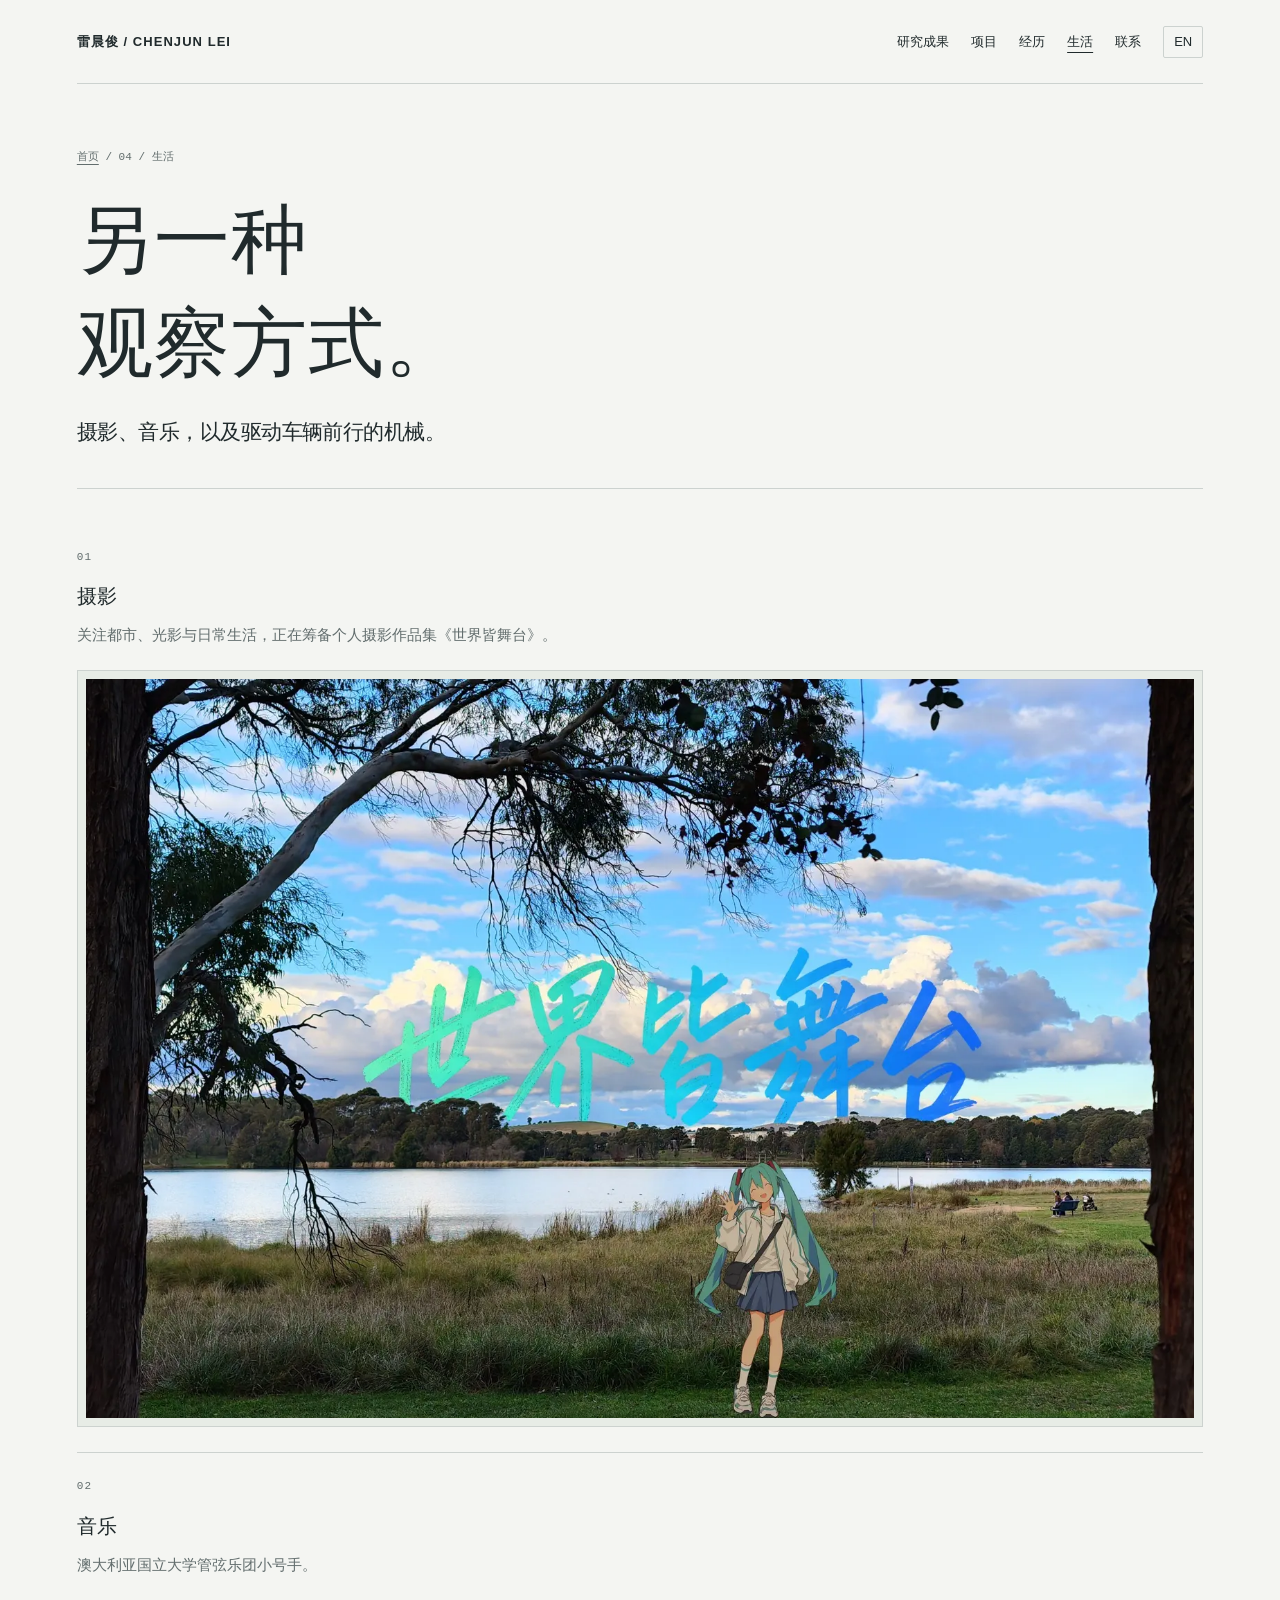
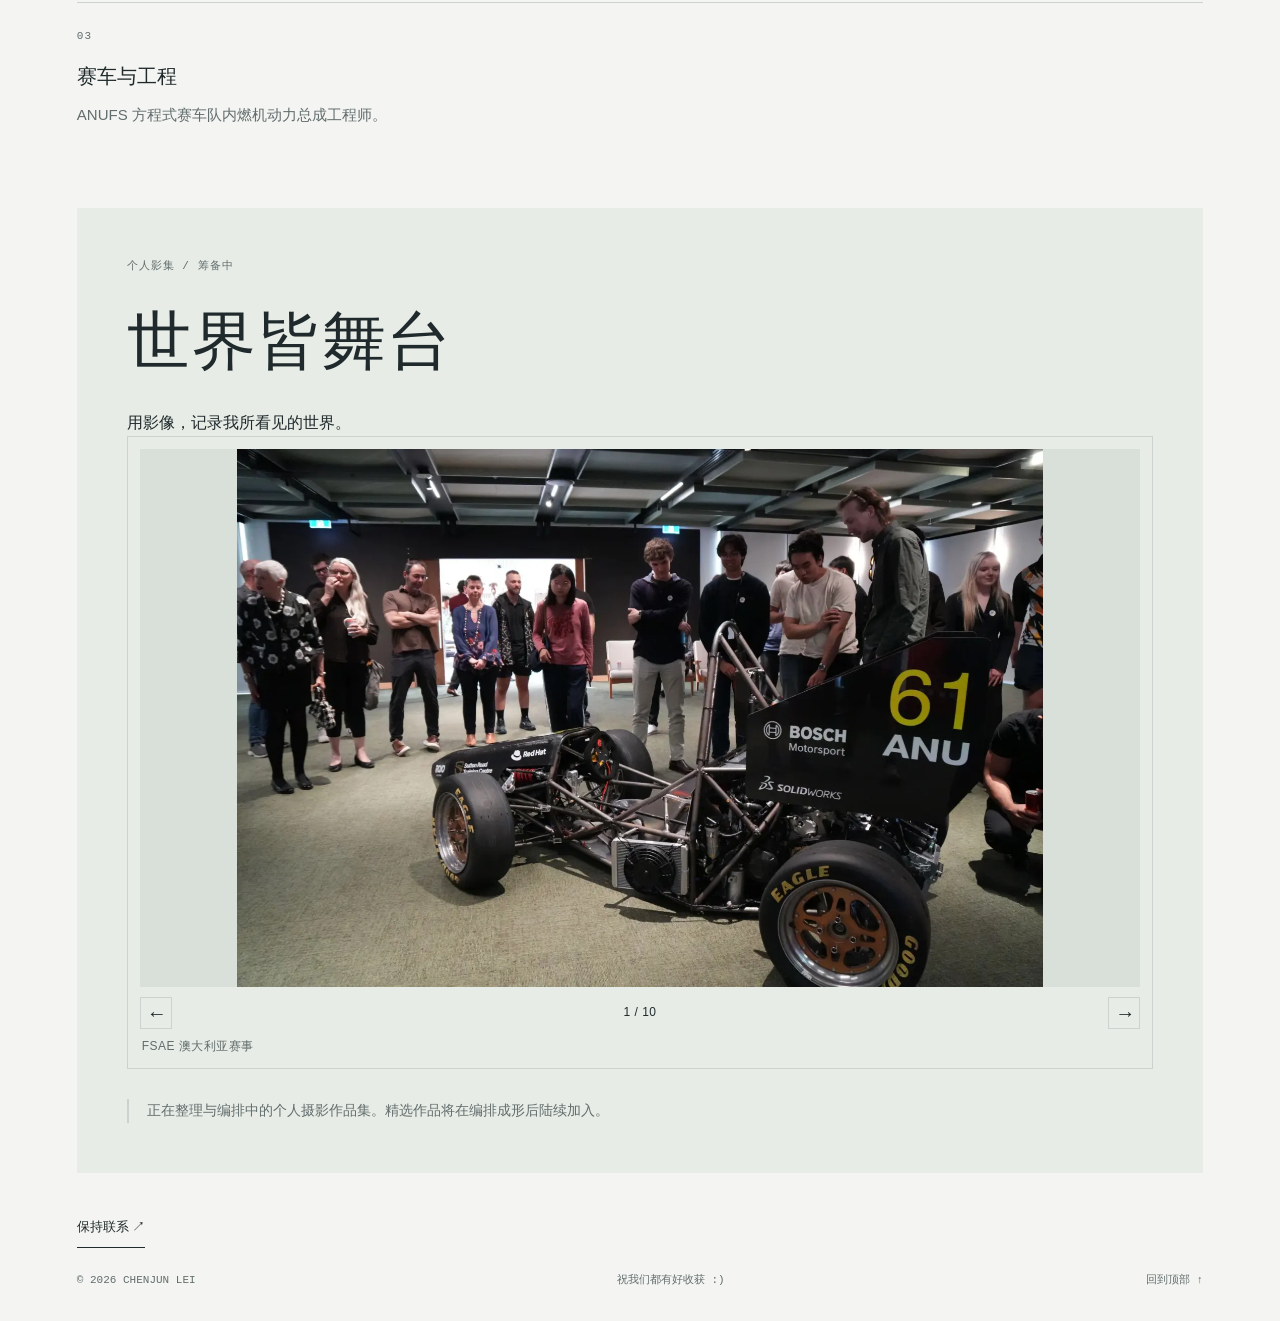
<file: zh/photography.html>
<!doctype html>
<html lang="zh-CN"><head><meta charset="utf-8"><meta name="viewport" content="width=device-width, initial-scale=1"><meta name="theme-color" content="#f4f5f2">
<title>工作之外 — 雷晨俊</title><meta name="description" content="摄影、小号与方程式赛车：研究和工作之外的雷晨俊。"><link rel="canonical" href="https://cromwell-lei.github.io/zh/photography.html">
<link rel="alternate" hreflang="en" href="https://cromwell-lei.github.io/photography.html"><link rel="alternate" hreflang="zh-CN" href="https://cromwell-lei.github.io/zh/photography.html"><link rel="alternate" hreflang="x-default" href="https://cromwell-lei.github.io/photography.html">
<meta property="og:type" content="website"><meta property="og:title" content="工作之外 — Chenjun Lei"><meta property="og:description" content="摄影、小号与方程式赛车：研究和工作之外的雷晨俊。"><meta property="og:url" content="https://cromwell-lei.github.io/zh/photography.html"><meta property="og:locale" content="zh_CN">
<link rel="icon" href="../assets/icons/favicon.svg" type="image/svg+xml"><link rel="stylesheet" href="../css/style.css?v=7"><script defer src="../js/main.js?v=7"></script></head><body>
<a class="skip-link" href="#main">跳至正文</a><header><a class="brand" href="./">雷晨俊 / CHENJUN LEI</a><nav aria-label="主导航"><a href="research.html">研究成果</a><a href="projects.html">项目</a><a href="experience.html">经历</a><a href="photography.html" aria-current="page">生活</a><a href="index.html#lei-contact">联系</a><a class="language-switch" data-language-switch href="../photography.html" lang="en" hreflang="en" aria-label="Switch to English">EN</a></nav></header>
<main id="main"><section class="page-hero"><p class="breadcrumb"><a href="./">首页</a> / 04 / 生活</p><h1>另一种<br>观察方式。</h1><p class="lead">摄影、音乐，以及驱动车辆前行的机械。</p></section><section class="archive-block"><div class="interest-notes"><article><p class="kicker">01</p><h3>摄影</h3><p>关注都市、光影与日常生活，正在筹备个人摄影作品集《世界皆舞台》。</p><figure class="interest-feature"><img src="../assets/images/world-stage-photobook.webp" alt="个人影集《世界皆舞台》封面。" width="1600" height="1200" loading="lazy"></figure></article><article><p class="kicker">02</p><h3>音乐</h3><p>澳大利亚国立大学管弦乐团小号手。</p></article><article><p class="kicker">03</p><h3>赛车与工程</h3><p>ANUFS 方程式赛车队内燃机动力总成工程师。</p></article></div></section><section class="photobook-note" id="photobook"><p class="kicker">个人影集 / 筹备中</p><h2>世界皆舞台</h2><p>用影像，记录我所看见的世界。</p><section class="photo-carousel" data-carousel aria-label="摄影作品轮播"><div class="carousel-viewport"><figure class="carousel-slide" data-carousel-slide data-caption="FSAE 澳大利亚赛事"><img src="../assets/photos/fsae-australasia.webp" alt="FSAE 澳大利亚赛事上的 ANU Formula Sport 赛车。" loading="lazy"></figure><figure class="carousel-slide" data-carousel-slide data-caption="坏日子里的快乐"><img src="../assets/photos/a-bad-days-happy.webp" alt="晴空下坐在秋千上的人。" loading="lazy"></figure><figure class="carousel-slide" data-carousel-slide data-caption="YAMAHA YTR200DT"><img src="../assets/photos/yamaha-ytr200dt.webp" alt="一支 YAMAHA YTR200DT 小号。" loading="lazy"></figure><figure class="carousel-slide" data-carousel-slide data-caption=""><img src="../assets/photos/bicycle.webp" alt="金色秋树下的一辆自行车。" loading="lazy"></figure><figure class="carousel-slide" data-carousel-slide data-caption="台北，台湾"><img src="../assets/photos/taipei-taiwan.webp" alt="透过飞机舷窗看到的台湾旗帜。" loading="lazy"></figure><figure class="carousel-slide" data-carousel-slide data-caption="中国三明"><img src="../assets/photos/sanming-china.webp" alt="中国三明的夜间街景。" loading="lazy"></figure><figure class="carousel-slide" data-carousel-slide data-caption="新加坡滨海湾"><img src="../assets/photos/marina-bay-singapore.webp" alt="新加坡滨海湾的日落。" loading="lazy"></figure><figure class="carousel-slide" data-carousel-slide data-caption="日本富士山"><img src="../assets/photos/fuji-japan.webp" alt="日本富士山顶的标志碑。" loading="lazy"></figure><figure class="carousel-slide" data-carousel-slide data-caption="澳大利亚堪培拉"><img src="../assets/photos/canberra-australia.webp" alt="堪培拉伯利·格里芬湖畔的一辆自行车。" loading="lazy"></figure><figure class="carousel-slide" data-carousel-slide data-caption="澳门城市大学的某一天"><img src="../assets/photos/cityu-macau.webp" alt="晚阳穿过澳门城市大学楼梯间。" loading="lazy"></figure></div><div class="carousel-controls"><button type="button" data-carousel-prev aria-label="上一张照片">←</button><p class="carousel-count" data-carousel-count aria-live="polite">1 / 10</p><button type="button" data-carousel-next aria-label="下一张照片">→</button></div><p class="carousel-caption" data-carousel-caption>FSAE 澳大利亚赛事</p></section><p class="archive-note">正在整理与编排中的个人摄影作品集。精选作品将在编排成形后陆续加入。</p></section><a class="text-link" href="index.html#lei-contact">保持联系 ↗</a></main><footer><p>© <span data-year>2026</span> CHENJUN LEI</p><p>祝我们都有好收获 :)</p><a href="#main">回到顶部 ↑</a></footer></body></html>
</file>
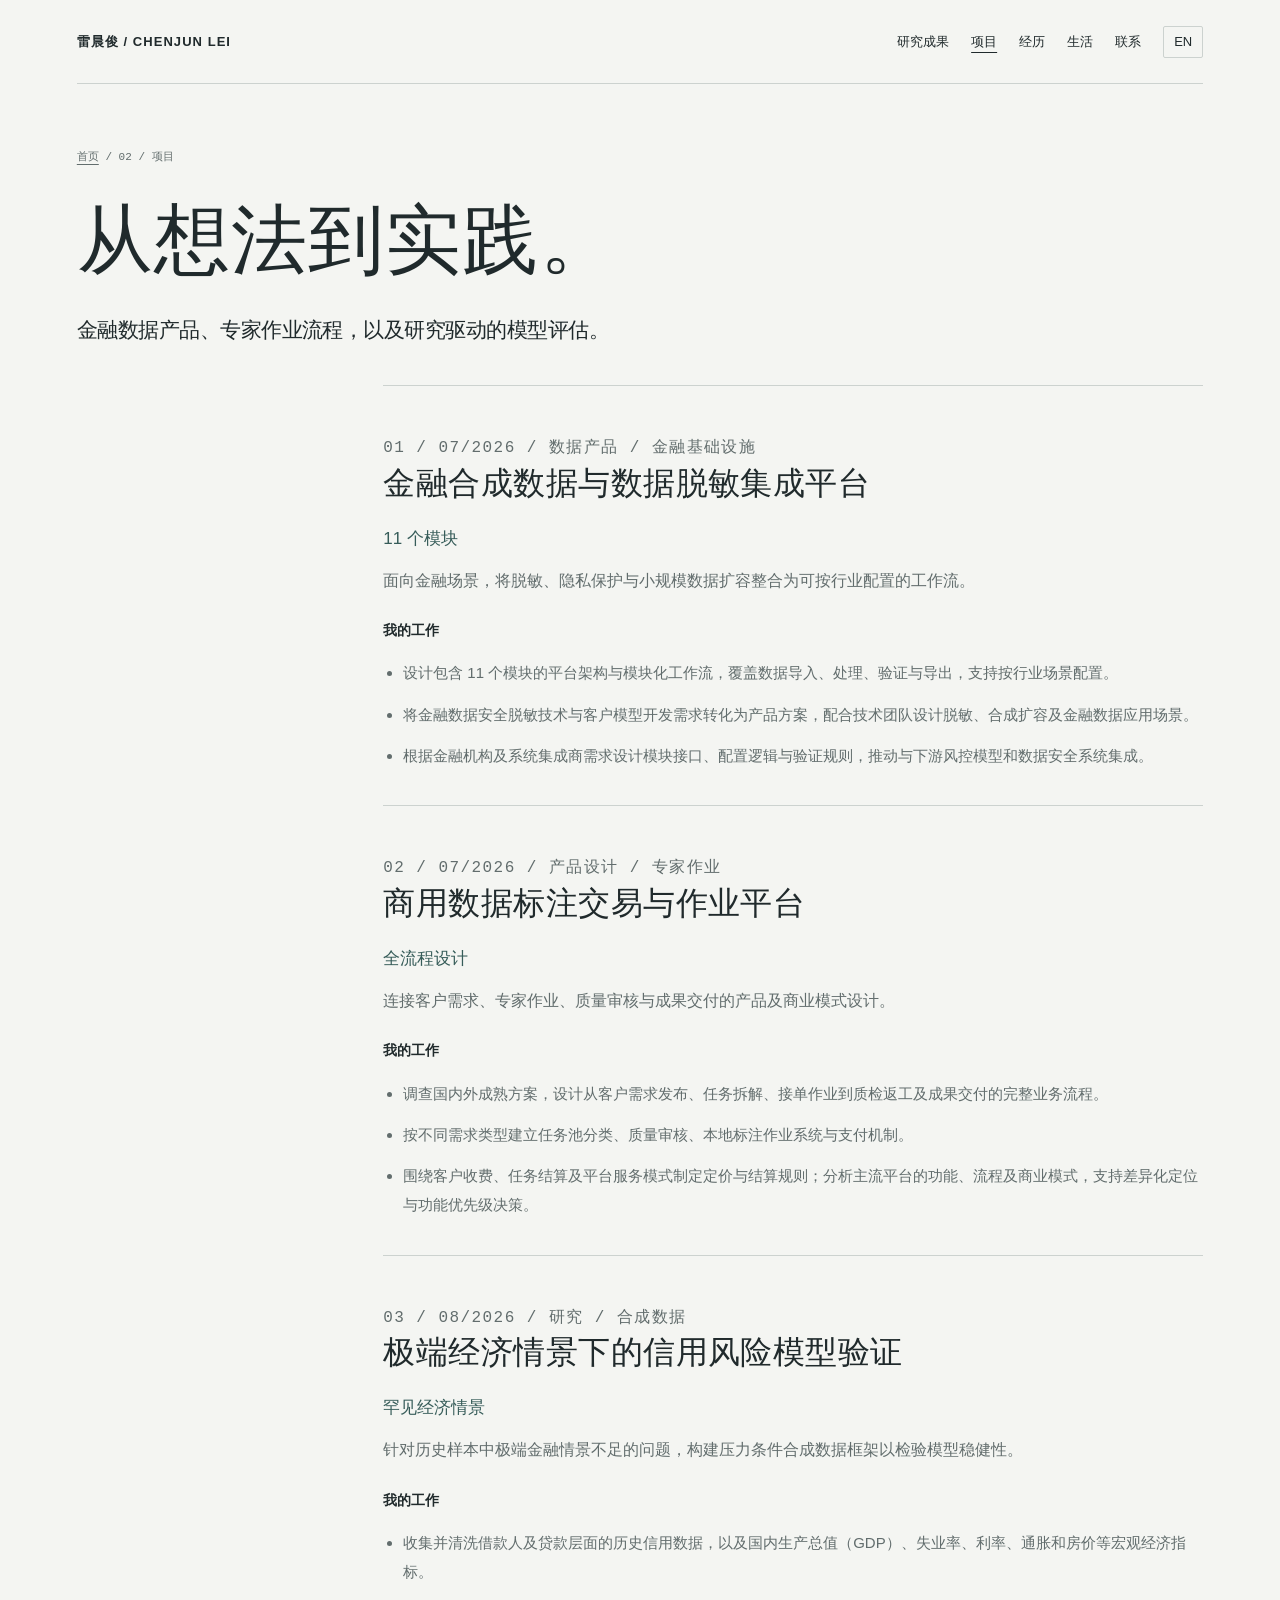
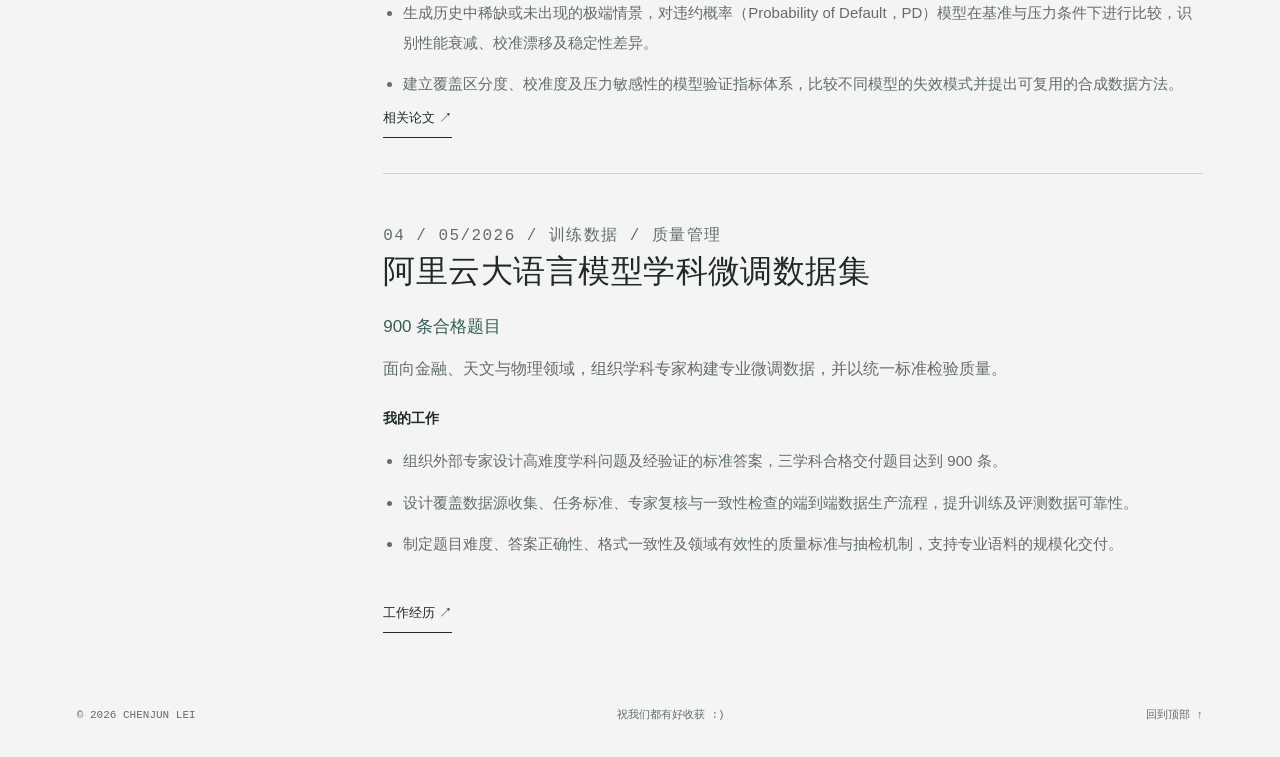
<file: zh/projects.html>
<!doctype html>
<html lang="zh-CN"><head><meta charset="utf-8"><meta name="viewport" content="width=device-width, initial-scale=1"><meta name="theme-color" content="#f4f5f2">
<title>项目经历 — 雷晨俊</title><meta name="description" content="金融合成数据、标注平台、信用风险验证与学科大模型数据集四项项目。"><link rel="canonical" href="https://cromwell-lei.github.io/zh/projects.html">
<link rel="alternate" hreflang="en" href="https://cromwell-lei.github.io/projects.html"><link rel="alternate" hreflang="zh-CN" href="https://cromwell-lei.github.io/zh/projects.html"><link rel="alternate" hreflang="x-default" href="https://cromwell-lei.github.io/projects.html">
<meta property="og:type" content="website"><meta property="og:title" content="项目经历 — Chenjun Lei"><meta property="og:description" content="金融合成数据、标注平台、信用风险验证与学科大模型数据集四项项目。"><meta property="og:url" content="https://cromwell-lei.github.io/zh/projects.html"><meta property="og:locale" content="zh_CN">
<link rel="icon" href="../assets/icons/favicon.svg" type="image/svg+xml"><link rel="stylesheet" href="../css/style.css?v=7"><script defer src="../js/main.js?v=7"></script></head><body>
<a class="skip-link" href="#main">跳至正文</a><header><a class="brand" href="./">雷晨俊 / CHENJUN LEI</a><nav aria-label="主导航"><a href="research.html">研究成果</a><a href="projects.html" aria-current="page">项目</a><a href="experience.html">经历</a><a href="photography.html">生活</a><a href="index.html#lei-contact">联系</a><a class="language-switch" data-language-switch href="../projects.html" lang="en" hreflang="en" aria-label="Switch to English">EN</a></nav></header>
<main id="main"><section class="page-hero"><p class="breadcrumb"><a href="./">首页</a> / 02 / 项目</p><h1>从想法到实践。</h1><p class="lead">金融数据产品、专家作业流程，以及研究驱动的模型评估。</p></section><div class="archive-content"><section class="archive-block" id="synthetic-platform"><p class="kicker">01 / 07/2026 / 数据产品 / 金融基础设施</p><h2>金融合成数据与数据脱敏集成平台</h2><p class="project-metric">11 个模块</p><p>面向金融场景，将脱敏、隐私保护与小规模数据扩容整合为可按行业配置的工作流。</p><h3 class="contribution-label">我的工作</h3><ul class="detail-list"><li>设计包含 11 个模块的平台架构与模块化工作流，覆盖数据导入、处理、验证与导出，支持按行业场景配置。</li><li>将金融数据安全脱敏技术与客户模型开发需求转化为产品方案，配合技术团队设计脱敏、合成扩容及金融数据应用场景。</li><li>根据金融机构及系统集成商需求设计模块接口、配置逻辑与验证规则，推动与下游风控模型和数据安全系统集成。</li></ul></section><section class="archive-block" id="annotation-platform"><p class="kicker">02 / 07/2026 / 产品设计 / 专家作业</p><h2>商用数据标注交易与作业平台</h2><p class="project-metric">全流程设计</p><p>连接客户需求、专家作业、质量审核与成果交付的产品及商业模式设计。</p><h3 class="contribution-label">我的工作</h3><ul class="detail-list"><li>调查国内外成熟方案，设计从客户需求发布、任务拆解、接单作业到质检返工及成果交付的完整业务流程。</li><li>按不同需求类型建立任务池分类、质量审核、本地标注作业系统与支付机制。</li><li>围绕客户收费、任务结算及平台服务模式制定定价与结算规则；分析主流平台的功能、流程及商业模式，支持差异化定位与功能优先级决策。</li></ul></section><section class="archive-block" id="credit-risk"><p class="kicker">03 / 08/2026 / 研究 / 合成数据</p><h2>极端经济情景下的信用风险模型验证</h2><p class="project-metric">罕见经济情景</p><p>针对历史样本中极端金融情景不足的问题，构建压力条件合成数据框架以检验模型稳健性。</p><h3 class="contribution-label">我的工作</h3><ul class="detail-list"><li>收集并清洗借款人及贷款层面的历史信用数据，以及国内生产总值（GDP）、失业率、利率、通胀和房价等宏观经济指标。</li><li>生成历史中稀缺或未出现的极端情景，对违约概率（Probability of Default，PD）模型在基准与压力条件下进行比较，识别性能衰减、校准漂移及稳定性差异。</li><li>建立覆盖区分度、校准度及压力敏感性的模型验证指标体系，比较不同模型的失效模式并提出可复用的合成数据方法。</li></ul><a class="text-link" href="research.html#synstress">相关论文 ↗</a></section><section class="archive-block" id="domain-datasets"><p class="kicker">04 / 05/2026 / 训练数据 / 质量管理</p><h2>阿里云大语言模型学科微调数据集</h2><p class="project-metric">900 条合格题目</p><p>面向金融、天文与物理领域，组织学科专家构建专业微调数据，并以统一标准检验质量。</p><h3 class="contribution-label">我的工作</h3><ul class="detail-list"><li>组织外部专家设计高难度学科问题及经验证的标准答案，三学科合格交付题目达到 900 条。</li><li>设计覆盖数据源收集、任务标准、专家复核与一致性检查的端到端数据生产流程，提升训练及评测数据可靠性。</li><li>制定题目难度、答案正确性、格式一致性及领域有效性的质量标准与抽检机制，支持专业语料的规模化交付。</li></ul></section><a class="text-link" href="experience.html">工作经历 ↗</a></div></main><footer><p>© <span data-year>2026</span> CHENJUN LEI</p><p>祝我们都有好收获 :)</p><a href="#main">回到顶部 ↑</a></footer></body></html>
</file>
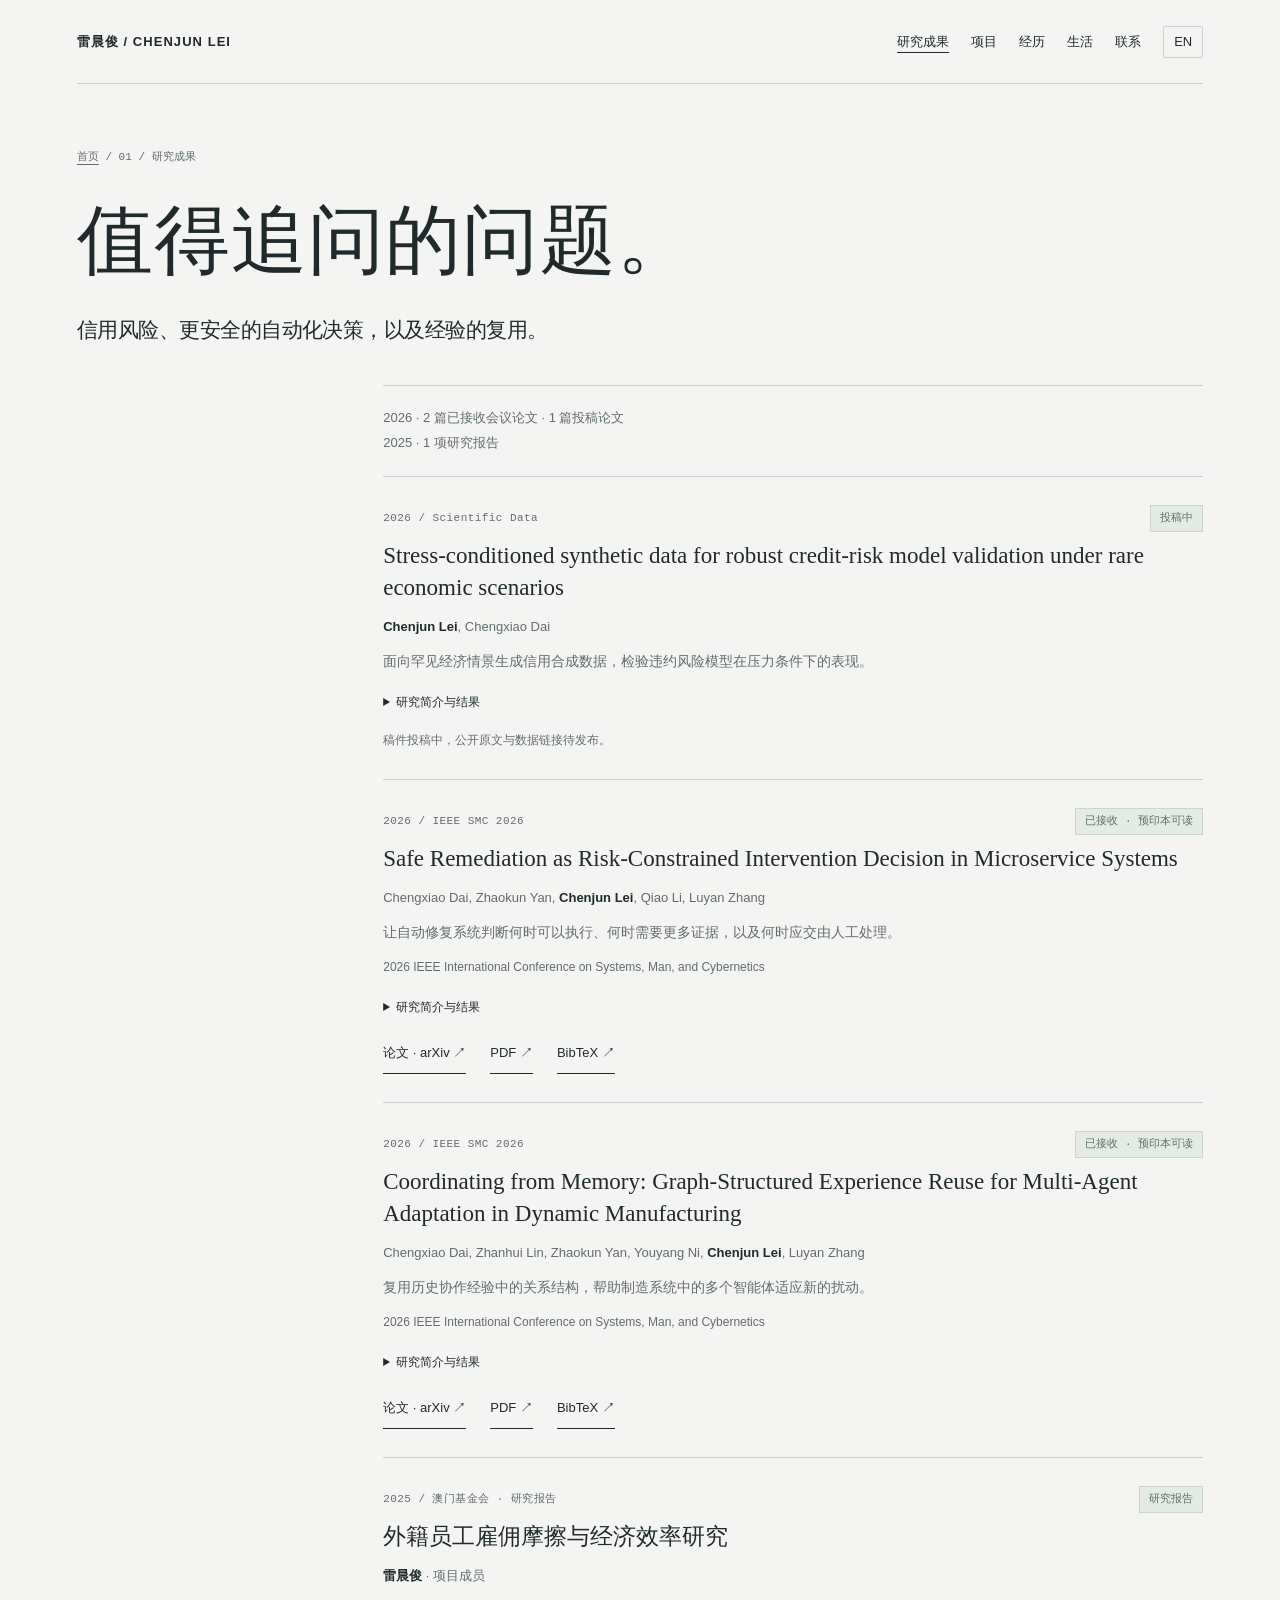
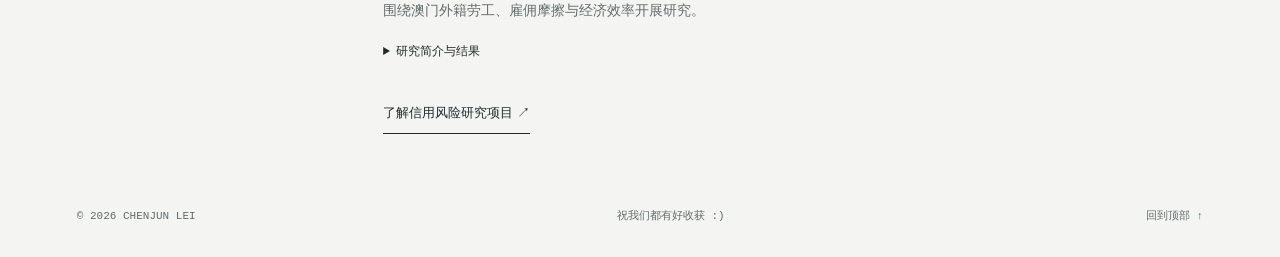
<file: zh/research.html>
<!doctype html>
<html lang="zh-CN"><head><meta charset="utf-8"><meta name="viewport" content="width=device-width, initial-scale=1"><meta name="theme-color" content="#f4f5f2">
<title>研究与学术成果 — 雷晨俊</title><meta name="description" content="雷晨俊的论文与研究报告：完整作者、投稿状态、研究简介与原文链接。"><link rel="canonical" href="https://cromwell-lei.github.io/zh/research.html">
<link rel="alternate" hreflang="en" href="https://cromwell-lei.github.io/research.html"><link rel="alternate" hreflang="zh-CN" href="https://cromwell-lei.github.io/zh/research.html"><link rel="alternate" hreflang="x-default" href="https://cromwell-lei.github.io/research.html">
<meta property="og:type" content="website"><meta property="og:title" content="研究与学术成果 — Chenjun Lei"><meta property="og:description" content="雷晨俊的论文与研究报告：完整作者、投稿状态、研究简介与原文链接。"><meta property="og:url" content="https://cromwell-lei.github.io/zh/research.html"><meta property="og:locale" content="zh_CN">
<link rel="icon" href="../assets/icons/favicon.svg" type="image/svg+xml"><link rel="stylesheet" href="../css/style.css?v=7"><script defer src="../js/main.js?v=7"></script></head><body>
<a class="skip-link" href="#main">跳至正文</a><header><a class="brand" href="./">雷晨俊 / CHENJUN LEI</a><nav aria-label="主导航"><a href="research.html" aria-current="page">研究成果</a><a href="projects.html">项目</a><a href="experience.html">经历</a><a href="photography.html">生活</a><a href="index.html#lei-contact">联系</a><a class="language-switch" data-language-switch href="../research.html" lang="en" hreflang="en" aria-label="Switch to English">EN</a></nav></header>
<main id="main"><section class="page-hero"><p class="breadcrumb"><a href="./">首页</a> / 01 / 研究成果</p><h1>值得追问的问题。</h1><p class="lead">信用风险、更安全的自动化决策，以及经验的复用。</p></section><div class="archive-content"><div class="research-overview">2026 · 2 篇已接收会议论文 · 1 篇投稿论文<br>2025 · 1 项研究报告</div><article class="record publication" id="synstress"><div class="meta"><span>2026 / Scientific Data</span><span class="status">投稿中</span></div><h3 lang="en">Stress-conditioned synthetic data for robust credit-risk model validation under rare economic scenarios</h3><p class="authors"><strong>Chenjun Lei</strong>, Chengxiao Dai</p><p>面向罕见经济情景生成信用合成数据，检验违约风险模型在压力条件下的表现。</p><details><summary>研究简介与结果</summary><p>结合借款人、贷款历史与宏观经济指标，比较模型在基准与压力情景下的区分度、校准度和压力敏感性。稿件已投至 Scientific Data，目前暂无可核实的公开原文链接。</p></details><p class="availability">稿件投稿中，公开原文与数据链接待发布。</p></article><article class="record publication" id="safe-remediation"><div class="meta"><span>2026 / IEEE SMC 2026</span><span class="status">已接收 · 预印本可读</span></div><h3 lang="en"><a href="https://arxiv.org/abs/2607.20005">Safe Remediation as Risk-Constrained Intervention Decision in Microservice Systems</a></h3><p class="authors">Chengxiao Dai, Zhaokun Yan, <strong>Chenjun Lei</strong>, Qiao Li, Luyan Zhang</p><p>让自动修复系统判断何时可以执行、何时需要更多证据，以及何时应交由人工处理。</p><p class="venue-name">2026 IEEE International Conference on Systems, Man, and Cybernetics</p><details><summary>研究简介与结果</summary><p>将修复干预建模为受约束的决策过程，从影响范围、可逆性和不确定性评估风险。在 Train Ticket 基准上，论文报告相较强运行手册基线，错误修复率降低 39%，修复成功率提高 2.5 个百分点；相较固定阈值方案，人工升级处理负荷降低 17%。</p></details><div class="paper-links"><a class="text-link" href="https://arxiv.org/abs/2607.20005">论文 · arXiv ↗</a><a class="text-link" href="https://arxiv.org/pdf/2607.20005">PDF ↗</a><a class="text-link" href="../assets/citations/safe-remediation.bib">BibTeX ↗</a></div></article><article class="record publication" id="coordinating-memory"><div class="meta"><span>2026 / IEEE SMC 2026</span><span class="status">已接收 · 预印本可读</span></div><h3 lang="en"><a href="https://arxiv.org/abs/2607.19985">Coordinating from Memory: Graph-Structured Experience Reuse for Multi-Agent Adaptation in Dynamic Manufacturing</a></h3><p class="authors">Chengxiao Dai, Zhanhui Lin, Zhaokun Yan, Youyang Ni, <strong>Chenjun Lei</strong>, Luyan Zhang</p><p>复用历史协作经验中的关系结构，帮助制造系统中的多个智能体适应新的扰动。</p><p class="venue-name">2026 IEEE International Conference on Systems, Man, and Cybernetics</p><details><summary>研究简介与结果</summary><p>将历史协作过程存为关系图，检索结构相似的经验以支持策略适应。在动态柔性作业车间基准的三类扰动下，论文报告相较最强的记忆增强基线，最大完工时间缩短 4.1–10.0%，适应时间缩短 33–38%。</p></details><div class="paper-links"><a class="text-link" href="https://arxiv.org/abs/2607.19985">论文 · arXiv ↗</a><a class="text-link" href="https://arxiv.org/pdf/2607.19985">PDF ↗</a><a class="text-link" href="../assets/citations/coordinating-memory.bib">BibTeX ↗</a></div></article><article class="record publication" id="labour-report"><div class="meta"><span>2025 / 澳门基金会 · 研究报告</span><span class="status">研究报告</span></div><h3 lang="zh-CN">外籍员工雇佣摩擦与经济效率研究</h3><p class="authors"><strong>雷晨俊</strong> · 项目成员</p><p>围绕澳门外籍劳工、雇佣摩擦与经济效率开展研究。</p><details><summary>研究简介与结果</summary><p>作为项目成员参与研究与报告撰写；相关研究助理工作涵盖问卷设计、数据清洗、回归分析与政策建议。</p></details></article><a class="text-link" href="projects.html#credit-risk">了解信用风险研究项目 ↗</a></div></main><footer><p>© <span data-year>2026</span> CHENJUN LEI</p><p>祝我们都有好收获 :)</p><a href="#main">回到顶部 ↑</a></footer></body></html>
</file>
<file: css/style.css>
/* The Considered Archive. System fonts;
   no framework or third-party requests. */
html{
  background:#f4f5f2;
  scroll-behavior:smooth;
  scroll-padding-top:25px;
  color-scheme:light
}


    body{
  --paper:#f4f5f2;
  --ink:#202a2c;
  --muted:#626d6d;
  --rule:#ccd2cf;
  --accent:#365c59;
  background:var(--paper);
  color:var(--ink);
  font:15px/1.65 Arial,Helvetica,sans-serif;
  padding:0 6%;
  box-sizing:border-box;
  max-width:1320px;
  margin:0 auto
}

    body *{
  box-sizing:border-box
}
body a{
  color:inherit;
  text-decoration:none
}
body a:hover{
  text-decoration:underline;
  text-underline-offset:5px
}
body p,body h1,body h2,body h3,body figure{
  margin:0
}
body a:focus-visible,body summary:focus-visible,body button:focus-visible{
  outline:2px solid var(--accent);
  outline-offset:5px
}

    body .study{
  padding:12px 0;
  border-bottom:1px solid var(--rule);
  font:10px/1.6 monospace;
  letter-spacing:.12em;
  color:var(--muted);
  display:flex;
  justify-content:space-between;
  gap:12px;
  flex-wrap:wrap
}

    body header{
  display:flex;
  align-items:center;
  justify-content:space-between;
  gap:24px;
  padding:24px 0
}
body .brand{
  font-weight:600;
  font-size:13px;
  letter-spacing:.08em
}
body nav{
  display:flex;
  gap:22px;
  flex-wrap:wrap;
  font-size:12px
}
body nav a{
  padding:7px 0
}

    body .hero{
  display:grid;
  grid-template-columns:1.45fr 1fr;
  gap:48px;
  align-items:center;
  padding:62px 0 54px
}
body .kicker{
  font:11px/1.6 monospace;
  letter-spacing:.09em;
  text-transform:uppercase;
  color:var(--muted)
}
body h1{
  font:clamp(45px,6.7vw,76px)/1.05 Georgia,'Times New Roman',serif;
  letter-spacing:-.055em;
  margin:20px 0 24px
}
body .intro{
  font-size:21px;
  line-height:1.45;
  letter-spacing:-.035em;
  max-width:380px
}
body .role{
  font-size:12px;
  color:var(--muted);
  margin-top:19px
}
body .hero-links{
  display:flex;
  gap:25px;
  flex-wrap:wrap;
  margin-top:28px;
  font-size:12px
}
body .hero-links a{
  border-bottom:1px solid var(--ink);
  padding-bottom:5px
}

body .art{
  aspect-ratio:1/1.08;
  background:#e1e6e0;
  position:relative;
  overflow:hidden
}
body .art:before{
  content:'';
  position:absolute;
  left:50%;
  top:0;
  bottom:0;
  border-left:1px solid #c3cdc5
}
body .art:after{
  content:'';
  position:absolute;
  top:50%;
  left:0;
  right:0;
  border-top:1px solid #c3cdc5
}
body .orb{
  position:absolute;
  border:1px solid #6d8479;
  border-radius:50%;
  width:74%;
  height:74%;
  left:13%;
  top:13%;
  transform:rotate(-32deg)
}
body .orb:nth-child(2){
  width:64%;
  left:18%
}
body .orb:nth-child(3){
  width:52%;
  left:24%
}
body .orb:nth-child(4){
  width:38%;
  left:31%
}
body .orb:nth-child(5){
  width:22%;
  left:39%
}
body .orb:nth-child(6){
  width:7%;
  left:46.5%
}
body .art-axis{
  position:absolute;
  left:12%;
  right:12%;
  top:50%;
  height:12%;
  border:1px solid #6d8479;
  border-radius:50%;
  transform:rotate(-32deg)
}
body .art-number{
  position:absolute;
  left:17px;
  top:13px;
  font:10px/1.6 monospace;
  color:#496254
}
body .art-word{
  position:absolute;
  bottom:13px;
  right:16px;
  font:10px/1.6 monospace;
  color:#496254;
  letter-spacing:.12em
}
body figcaption{
  display:flex;
  justify-content:space-between;
  gap:12px;
  color:var(--muted);
  font:10px/1.6 monospace;
  margin-top:9px
}

    body .index{
  border-top:1px solid var(--ink);
  border-bottom:1px solid var(--rule);
  display:grid;
  grid-template-columns:repeat(4,1fr);
  padding:20px 0;
  margin-bottom:15px
}
body .index a{
  display:flex;
  flex-direction:column;
  gap:4px;
  font-size:12px;
  padding:5px 10px 5px 0
}
body .index span{
  font:10px/1.6 monospace;
  color:var(--muted)
}

    body .chapter{
  display:grid;
  grid-template-columns:170px 1fr;
  gap:32px;
  padding:55px 0;
  border-bottom:1px solid var(--rule);
  scroll-margin-top:20px
}
body .chapter-label h2{
  font:27px/1.2 Georgia,serif;
  letter-spacing:-.035em;
  margin-top:10px
}
body .chapter-intro{
  max-width:560px;
  color:var(--muted);
  font-size:13px;
  margin-bottom:23px
}
body .record{
  border-top:1px solid var(--rule);
  padding:20px 0
}
body .record h3{
  font-size:20px;
  line-height:1.35;
  font-weight:400;
  letter-spacing:-.025em;
  margin:8px 0
}
body .record p{
  font-size:13px;
  color:var(--muted);
  max-width:530px
}
body .meta{
  display:flex;
  justify-content:space-between;
  gap:12px;
  font:10px/1.5 monospace;
  color:var(--muted);
  letter-spacing:.04em;
  flex-wrap:wrap
}
body details{
  margin-top:15px;
  font-size:12px
}
body summary{
  width:fit-content;
  padding:4px 0
}
body details p{
  margin-top:10px;
  padding-left:13px;
  border-left:1px solid var(--rule)
}

    body .project-grid{
  display:grid;
  grid-template-columns:1fr 1fr;
  gap:25px
}
body .project-art{
  height:155px;
  background:#e6e9e4;
  padding:24px;
  display:flex;
  align-items:center;
  justify-content:center;
  gap:13px;
  overflow:hidden
}
body .project-art span{
  height:56px;
  flex:1;
  max-width:45px;
  border:1px solid #8a9b90
}
body .project-art span:nth-child(2){
  height:87px;
  background:#a3b5a8
}
body .project-art span:nth-child(3){
  height:115px;
  background:#6d8479
}
body .project-art.alt{
  background:#e8e5df;
  justify-content:flex-start;
  gap:0
}
body .project-art.alt span{
  height:104px;
  flex:1;
  max-width:none;
  border:1px solid #aaa498;
  background:transparent;
  transform:skewY(-8deg)
}
body .project-art.alt span:nth-child(2){
  transform:skewY(8deg)
}
body .project h3{
  font-size:18px;
  font-weight:400;
  margin:15px 0 7px;
  letter-spacing:-.025em
}
body .project p{
  font-size:12px;
  color:var(--muted)
}
body .project .kicker{
  font-size:10px;
  margin-top:13px
}

    body .job{
  display:grid;
  grid-template-columns:95px 1fr;
  gap:20px;
  border-top:1px solid var(--rule);
  padding:20px 0
}
body .job-date{
  font:11px/1.6 monospace;
  color:var(--muted)
}
body .job h3{
  font-size:18px;
  font-weight:400;
  line-height:1.4
}
body .job p{
  font-size:13px;
  color:var(--muted);
  margin-top:5px
}
body .job-note{
  font-size:11px!important;
  margin-top:10px!important
}

    body .photo-grid{
  display:grid;
  grid-template-columns:1.3fr 1fr 1fr;
  gap:12px;
  align-items:end
}
body .photo-frame{
  aspect-ratio:3/4;
  background:#dbe0d9;
  position:relative;
  overflow:hidden;
  display:flex;
  align-items:flex-end;
  padding:12px;
  font:10px/1.5 monospace;
  color:#4f6258
}
body .photo-frame:before{
  content:'';
  position:absolute;
  width:55%;
  height:75%;
  left:28%;
  top:17%;
  border:1px solid #a3b1a6
}
body .photo-frame.landscape{
  aspect-ratio:1/1;
  background:#e6e3da;
  color:#696453
}
body .photo-frame.third{
  background:#dce2e3;
  color:#526468
}
body .photo-frame span{
  z-index:1
}
body .interests{
  display:flex;
  flex-wrap:wrap;
  gap:10px 25px;
  border-top:1px solid var(--rule);
  margin-top:22px;
  padding-top:15px;
  font-size:12px;
  color:var(--muted)
}
body .contact h2{
  font:clamp(30px,4vw,42px)/1.2 Georgia,serif;
  letter-spacing:-.03em
}
body .contact p{
  margin-top:18px;
  font-size:13px;
  color:var(--muted)
}
body .contact-links{
  display:flex;
  flex-wrap:wrap;
  gap:24px;
  font-size:12px;
  margin-top:23px
}
body .unavailable{
  color:var(--muted)
}
body footer{
  display:flex;
  justify-content:space-between;
  gap:18px;
  flex-wrap:wrap;
  padding:24px 0 32px;
  font:10px/1.6 monospace;
  color:var(--muted)
}

    @media(max-width:700px){
  body{
  padding:0 6%
}
body header{
  align-items:flex-start;
  flex-direction:column;
  gap:10px
}
body nav{
  gap:15px;
  font-size:11px
}
body .hero{
  gap:25px;
  padding:30px 0;
  grid-template-columns:1.4fr 1fr
}
body h1{
  font-size:47px
}
body .intro{
  font-size:17px
}
body .chapter{
  grid-template-columns:1fr;
  gap:24px;
  padding:35px 0
}
body .chapter-label{
  display:flex;
  gap:20px;
  align-items:baseline
}
body .chapter-label h2{
  margin:0
}
body .study{
  font-size:9px
}
body .index{
  grid-template-columns:1fr 1fr;
  gap:10px
}
body .project-art{
  height:140px;
  padding:15px
}

}

    @media(max-width:450px){
  body .hero{
  grid-template-columns:1fr
}
body h1{
  font-size:56px
}
body .hero figure{
  max-width:260px;
  width:75%;
  margin:10px 0 0 auto
}
body .intro{
  max-width:290px
}
body .project-grid{
  grid-template-columns:1fr;
  gap:28px
}
body .project-art{
  height:175px
}
body .photo-grid{
  grid-template-columns:1.3fr 1fr
}
body .photo-grid figure:last-child{
  grid-column:1/-1
}
body .photo-grid figure:last-child .photo-frame{
  aspect-ratio:2/1
}
body .job{
  grid-template-columns:75px 1fr;
  gap:15px
}
body .hero-links a,body nav a,body summary{
  min-height:44px;
  display:inline-flex;
  align-items:center
}
body nav{
  gap:0 16px
}
body .hero-links{
  gap:20px
}
body .contact-links{
  gap:15px
}

}

    body .study,body .art-number,body .art-word,body figcaption,body .index span,body .meta,body .project .kicker,body .photo-frame,body footer{
  font-size:11px
}

    @media(prefers-reduced-motion:no-preference){
  body .project-art{
  transition:background-color 200ms
}
body .project:hover .project-art{
  background-color:#d5dfd6
}

}



/* Production navigation, archives and progressively enhanced photography. */
body{
  font-size:16px
}
body .intro{
  font-size:24px;
  max-width:480px
}
body .hero{
  padding-block:72px 62px
}
body .hero h1{
  font-size:clamp(54px,6.5vw,86px)
}
body .chapter{
  grid-template-columns:195px minmax(0,1fr);
  gap:45px;
  padding-block:68px
}
body .chapter-intro{
  font-size:15px;
  max-width:650px
}
body .record p{
  font-size:14px;
  max-width:650px
}
body .record h3{
  font-size:23px
}
body .chapter-label h2{
  font-size:32px
}
body .project p{
  font-size:14px
}
body .project h3{
  font-size:22px
}
body .project-art{
  height:195px
}
body .job h3{
  font-size:22px
}
body .job p{
  font-size:15px
}
body .role{
  font-size:14px
}
body .contact p{
  font-size:15px
}
body .index a,body nav{
  font-size:13px
}

body .skip-link{
  position:fixed;
  top:10px;
  left:15px;
  z-index:100;
  background:#202a2c;
  color:#f4f5f2;
  padding:12px 20px;
  transform:translateY(-170%)
}
body .skip-link:focus{
  transform:none
}

body header{
  border-bottom:1px solid var(--rule)
}
body nav a[aria-current]{
  text-decoration:underline;
  text-underline-offset:6px
}

body .text-link{
  display:inline-flex;
  align-items:center;
  gap:8px;
  padding:8px 0;
  border-bottom:1px solid currentColor;
  text-decoration:none;
  font-size:13px;
  min-height:40px
}

body .section-end{
  margin-top:20px
}
body .about-copy{
  font-size:18px;
  line-height:1.65;
  margin-bottom:28px;
  max-width:620px
}
body .about-copy p+p{
  margin-top:12px
}

body .contact-list{
  margin:24px 0 0
}
body .contact-list div{
  display:grid;
  grid-template-columns:90px minmax(0,1fr);
  gap:20px;
  border-top:1px solid var(--rule);
  padding:13px 0;
  font-size:14px
}
body .contact-list dt{
  color:var(--muted)
}
body .contact-list dd{
  margin:0;
  overflow-wrap:anywhere
}

body .footer-credit{
  font-size:11px
}
body .page-hero{
  padding:65px 0 40px;
  max-width:850px
}
body .page-hero h1{
  font-size:clamp(48px,6vw,76px);
  margin:22px 0
}
body .page-hero .lead{
  font-size:21px;
  line-height:1.5;
  max-width:690px;
  letter-spacing:-.025em
}
body .breadcrumb{
  font:11px/1.6 monospace;
  color:var(--muted)
}
body .breadcrumb a{
  text-decoration:underline;
  text-underline-offset:4px
}

body .archive-note{
  font-size:14px;
  color:var(--muted);
  border-left:2px solid var(--rule);
  padding-left:18px;
  margin-top:25px;
  max-width:690px
}

body .archive-content{
  max-width:820px;
  margin-left:auto;
  padding-bottom:50px
}
body .archive-content h2{
  font:32px/1.2 Georgia,serif;
  letter-spacing:-.03em;
  margin-bottom:20px
}
body .archive-block{
  padding-block:35px;
  border-top:1px solid var(--rule);
  scroll-margin-top:30px
}
body .archive-block>p{
  font-size:16px;
  color:var(--muted);
  margin-top:15px
}
body .case-outline{
  display:grid;
  grid-template-columns:1fr 1fr;
  gap:28px;
  margin-top:30px
}
body .case-outline h3{
  font-size:15px;
  font-weight:500;
  margin-bottom:7px
}
body .case-outline p{
  color:var(--muted);
  font-size:14px
}

body .gallery-full{
  display:grid;
  grid-template-columns:repeat(3,1fr);
  gap:35px 25px;
  align-items:start;
  padding-bottom:65px
}
body .gallery-full .photo-frame{
  aspect-ratio:4/5
}
body .gallery-full .photo-frame.landscape{
  aspect-ratio:5/4
}
body .gallery-full figure:nth-child(3n+2){
  padding-top:65px
}

body .photo-link{
  display:block;
  overflow:hidden
}
body .photo-link img{
  display:block;
  width:100%;
  aspect-ratio:3/4;
  object-fit:cover
}
body .gallery-full img{
  aspect-ratio:4/5
}
body .error-page{
  min-height:65vh;
  padding:65px 0
}
body .error-page h1{
  font-size:clamp(76px,12vw,150px)
}
body .error-page p{
  max-width:500px;
  color:var(--muted)
}

body .lightbox{
  border:0;
  background:var(--paper);
  color:var(--ink);
  padding:20px;
  width:min(1100px,94vw);
  max-height:94vh
}
body .lightbox::backdrop{
  background:rgb(20 28 28 / .85)
}
body .lightbox-bar{
  display:flex;
  justify-content:space-between;
  gap:20px;
  align-items:center;
  margin-bottom:12px
}
body .lightbox button{
  font:14px Arial,sans-serif;
  color:inherit;
  border:1px solid var(--rule);
  background:transparent;
  padding:9px 14px;
  min-height:44px;
  cursor:pointer
}
body .lightbox img{
  display:block;
  max-height:72vh;
  max-width:100%;
  width:auto;
  height:auto;
  object-fit:contain;
  margin:auto
}
body .lightbox-caption{
  font-size:14px;
  color:var(--muted);
  margin-top:12px
}
body .lightbox-controls{
  display:flex;
  gap:10px
}
body .lightbox-error{
  padding:25px 0;
  color:var(--muted)
}
body.has-lightbox{
  overflow:hidden
}
body button:focus-visible{
  outline:2px solid var(--accent);
  outline-offset:5px
}

@media(max-width:900px){
  body .hero{
  gap:35px
}
body .chapter{
  grid-template-columns:165px minmax(0,1fr);
  gap:30px
}
body nav{
  gap:16px
}
body .intro{
  font-size:21px
}
body .project-art{
  height:160px
}

}

@media(max-width:700px){
  body .chapter{
  grid-template-columns:1fr;
  gap:28px;
  padding-block:42px
}
body .hero{
  padding-block:35px;
  gap:25px
}
body .hero h1{
  font-size:52px
}
body .intro{
  font-size:19px
}
body .gallery-full{
  grid-template-columns:1fr 1fr;
  gap:27px 18px
}
body .gallery-full figure:nth-child(3n+2){
  padding-top:0
}
body .gallery-full figure:nth-child(even){
  padding-top:30px
}
body .page-hero{
  padding-top:40px
}
body .chapter-label h2{
  font-size:29px
}
body .chapter-label h2 br{
  display:none
}

}

@media(max-width:450px){
  body .hero h1{
  font-size:clamp(48px,14vw,61px)
}
body .project-art{
  height:185px
}
body .case-outline{
  grid-template-columns:1fr;
  gap:22px
}
body .contact-list div{
  grid-template-columns:68px minmax(0,1fr);
  gap:14px
}
body .lightbox-bar{
  flex-wrap:wrap
}
body .gallery-full figcaption{
  display:block
}
body .gallery-full figcaption span{
  display:block
}
body .gallery-full .photo-frame{
  padding:10px
}
body nav{
  font-size:12px;
  gap:0 18px
}
body .text-link{
  min-height:44px
}
body .page-hero .lead{
  font-size:19px
}

}

@media(prefers-reduced-motion:no-preference){
  body .photo-link img{
  transition:transform 240ms
}
body .photo-link:hover img{
  transform:scale(1.02)
}

}

@media(prefers-reduced-motion:reduce){
  html{
  scroll-behavior:auto
}
*,*::before,*::after{
  transition:none!important;
  animation:none!important
}

}

body .lightbox [hidden]{
  display:none!important
}

@media(pointer:coarse){
  body nav a,body .hero-links a,body summary,body .text-link{
  min-height:44px;
  display:inline-flex;
  align-items:center
}

}

@media print{
  html,body{
  background:white;
  color:black
}
body .hero figure,body nav,body .index,body .skip-link,body .lightbox{
  display:none
}
body .hero,body .chapter{
  display:block;
  padding-block:22px
}
body .chapter-label{
  margin-bottom:18px
}
body .chapter{
  break-inside:avoid
}
body .hero h1{
  font-size:44px
}

}

/* CV integration and complete English / Chinese archives. */
body .language-switch{border:1px solid var(--rule);padding:4px 10px;border-radius:2px;min-height:32px;align-self:center}
body .about-strip{display:grid;grid-template-columns:195px minmax(0,1fr);gap:45px;padding:35px 0 5px}
body .about-strip>p:last-child{font-size:18px;max-width:740px}
body .publication{scroll-margin-top:28px;padding:28px 0}
body .publication h3{line-height:1.4;overflow-wrap:break-word}
body .publication .authors{font-size:13px;margin:12px 0;color:var(--muted)}
body .publication .authors strong{color:var(--ink);font-weight:600}
body .publication .meta{gap:12px;flex-wrap:wrap;align-items:center;line-height:1.6}
body .status{padding:4px 9px;background:#e4eae4;border:1px solid #cbd5cd;letter-spacing:0;text-transform:none}
body .paper-links{display:flex;flex-wrap:wrap;gap:10px 24px;margin-top:12px}
body .publication .venue-name,body .publication .availability{font-size:12px;color:var(--muted);margin-top:14px}
body .publication details{margin-top:16px}
body .publication details p{padding-top:12px}
body .research-overview{padding:20px 0;border-top:1px solid var(--rule);font-size:13px;line-height:1.9;color:var(--muted)}
body .project-grid{gap:35px 30px}
body .portfolio-feature{display:grid;gap:8px;margin:0 0 35px;padding:24px 0;border-top:1px solid var(--rule);border-bottom:1px solid var(--rule)}
body .portfolio-feature strong{font:clamp(24px,3vw,38px)/1.15 Georgia,'Times New Roman',serif;font-weight:400}
body .portfolio-feature>span:last-child{max-width:620px;color:var(--muted);font-size:14px}
body .portfolio-feature:hover strong{text-decoration:underline;text-underline-offset:7px}
body .project{border-top:1px solid var(--rule);padding-top:20px}
body .project h3{line-height:1.35;margin:12px 0}
body .project .project-metric,body .archive-block .project-metric{font-size:17px;color:var(--accent);margin:16px 0 8px}
body .detail-list{margin:16px 0 0;padding-left:20px;font-size:15px;color:var(--muted);line-height:1.8}
body .detail-list li+li{margin-top:12px}
body .job{grid-template-columns:120px minmax(0,1fr);gap:24px;padding:27px 0;break-inside:avoid}
body .job-date{font-size:11px;line-height:1.6;white-space:normal}
body .job-location{color:var(--muted);font-size:12px;display:inline-block}
body .job .job-note{margin-top:12px;font-size:14px}
body .job h3{line-height:1.3;margin-bottom:7px}
body .skills-grid{display:grid;gap:24px}
body .skills-grid h3,body .interest-notes h3{font-size:20px;font-weight:500;margin-bottom:10px}
body .skills-grid p,body .interest-notes p:not(.kicker){font-size:15px;color:var(--muted)}
body .interest-notes{display:grid;grid-template-columns:1fr;gap:0}
body .interest-notes article{padding:25px 0}
body .interest-notes article+article{border-top:1px solid var(--rule)}
body .interest-notes .kicker{margin-bottom:14px}
body .interest-feature{margin:22px 0 0;border:1px solid var(--rule);background:#e7ece6;padding:8px}
body .interest-feature img{display:block;width:100%;height:auto;aspect-ratio:3/2;object-fit:cover}
body .photobook-note{background:#e7ece6;padding:50px;margin:20px 0 35px}
body .photobook-note h2{font-family:Georgia,'Songti SC','SimSun',serif;font-size:clamp(32px,6vw,64px);font-weight:400;margin:24px 0}
body .photobook-cover{margin:28px 0 8px}
body .hero-avatar img{display:block;width:100%;height:auto;aspect-ratio:1/1;object-fit:cover;object-position:center;background:#202a2c}
body .photobook-cover img{display:block;width:100%;height:auto;aspect-ratio:3/2;object-fit:cover}
body .photobook-cover figcaption{display:flex;justify-content:space-between;gap:12px;padding-top:10px;color:var(--muted);font-size:12px}
body .cover-card{display:block;margin:0 0 30px;border:1px solid var(--rule);padding:12px;background:#e7ece6}
body .cover-card img{display:block;width:100%;height:auto;aspect-ratio:3/2;object-fit:cover}
body .cover-card span{display:block;padding:10px 2px 0;font-size:12px;letter-spacing:.04em}
body .photo-carousel{margin:0 0 30px;border:1px solid var(--rule);padding:12px;background:#e7ece6}
body .carousel-viewport{position:relative;overflow:hidden;background:#d9e0d9}
body .carousel-slide{display:none;margin:0}
body .photo-carousel:not(.is-ready) .carousel-slide:first-child{display:block}
body .carousel-slide.is-active{display:block}
body .carousel-slide img{display:block;width:100%;height:clamp(310px,42vw,560px);object-fit:contain;margin:auto}
body .carousel-controls{display:flex;align-items:center;justify-content:space-between;margin-top:10px}
body .carousel-controls button{display:grid;place-items:center;width:32px;height:32px;border:1px solid var(--rule);background:transparent;color:var(--ink);font:20px/1 Arial,sans-serif;cursor:pointer}
body .carousel-controls button:disabled{opacity:.35;cursor:not-allowed}
body .carousel-count,body .carousel-caption{font-size:12px;letter-spacing:.04em}
body .carousel-caption{padding:8px 2px 0;color:var(--muted)}
body .contribution-label{font-size:14px;margin-top:25px;font-weight:600}
body .phone-details{margin-top:20px;font-size:13px}
body .phone-details p{margin-top:12px}
body .print-control{margin:20px 0 40px}
body button[data-print]{border:1px solid var(--rule);background:transparent;padding:12px 18px;font:inherit;cursor:pointer;color:var(--ink)}
html[lang=zh-CN] body{font-family:Arial,'PingFang SC','Microsoft YaHei',sans-serif}
html[lang=zh-CN] body h1,html[lang=zh-CN] body h2{font-family:Georgia,'Songti SC','SimSun',serif;letter-spacing:.015em;line-height:1.35}
html[lang=zh-CN] body .hero h1{letter-spacing:.06em}
html[lang=zh-CN] body .intro{line-height:1.75;letter-spacing:.02em}
html[lang=zh-CN] body .detail-list{line-height:1.95}
html[lang=zh-CN] body .publication h3{font-family:Georgia,'Songti SC',serif;letter-spacing:0}
@media(max-width:1000px){body header{align-items:flex-start}body nav{justify-content:flex-end}body .interest-notes{grid-template-columns:1fr;gap:25px}body .interest-notes article+article{border-top:1px solid var(--rule);padding-top:22px}}
@media(max-width:700px){body header{flex-direction:column;gap:15px}body nav{justify-content:flex-start;gap:4px 18px}body .about-strip{grid-template-columns:1fr;gap:15px;padding-top:25px}body .about-strip>p:last-child{font-size:16px}body .job{grid-template-columns:1fr;gap:10px}body .chapter-label{display:block}body .chapter-label h2{margin-top:10px}body .photobook-note{padding:28px}body .publication h3{font-size:21px}body .detail-list{font-size:14px}body .language-switch{min-height:44px}body .cover-card,body .photo-carousel{padding:8px;margin-bottom:22px}body .photobook-cover figcaption{display:block}body .photobook-cover figcaption span{display:block}}
@media print{body .print-control,body .phone-details,body footer{display:none}body .chapter{break-inside:auto}body .job,body .record{break-inside:avoid}body{font-size:11pt;padding:0}body .detail-list{font-size:10pt}body .page-hero{padding:15px 0}body .page-hero h1{font-size:32px}body .job{padding:12px 0}body .chapter{padding:20px 0}body .job-date{font-weight:bold}}
</file>
